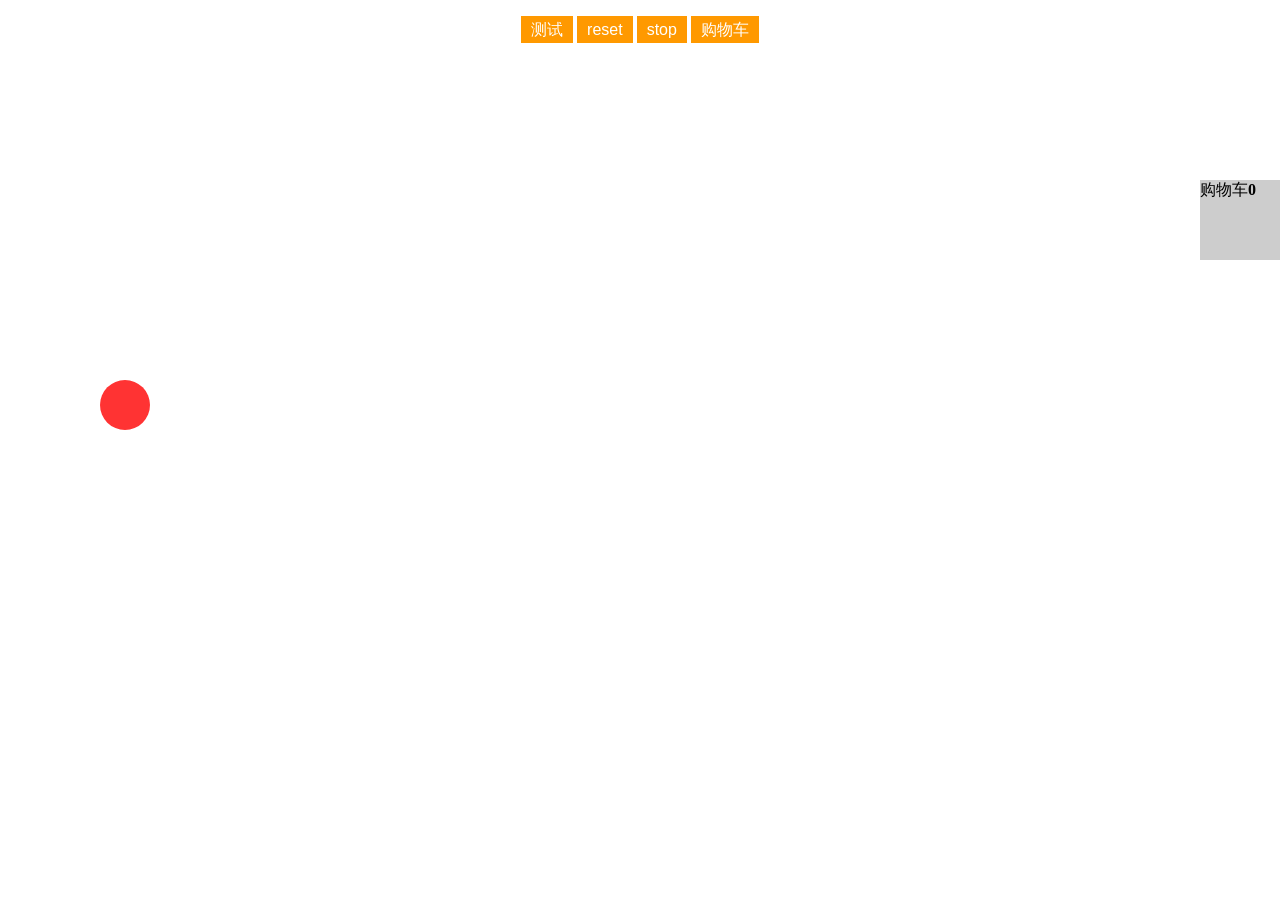
<file: lib/jquery/插件/抛物线/index.html>
<!DOCTYPE HTML>
<html>
<head>
    <meta charset="utf-8">
    <title>jQuery抛物线动画代码</title>
    <style type="text/css">
        .btns{text-align:center;}
        .btns a{
            color:#fff;padding:5px 10px;font-family:Arial;
            background-color:#f90;text-decoration:none;
        }
        .ball {
            width: 50px;
            height: 50px;
            background-color: #ff3333;
            position: absolute;
            top: 380px;
            left: 100px;
            border-radius: 50px;
        }

        .target {
            width: 80px;
            height: 80px;
            background-color: #CDCDCD;
            position: absolute;
            top: 180px;
            left: 100%;
			margin-left:-80px;
        }
    </style>
    <script type="text/javascript" src="js/jquery-1.11.3.min.js"></script>
    <script type="text/javascript" src="js/parabola.js"></script>
</head>

<body>
 <div class="btns" style="margin-top:20px">
    <a href="##" id="run">测试</a>
    <a href="##" id="reset">reset</a>    
    <a href="##" id="stop">stop</a>
    <a href="##" id="setOptions">购物车</a>
</div>
<div id="ball" class="ball"></div>
<div id="target" class="target">购物车<b id="num">0</b></div>
<script type="text/javascript">
    var bool = new Parabola({
        el: "#ball",
        offset: [500, -100],
        curvature: 0.002,
        duration: 2000,
        callback:function(){
            alert("完成后回调")
        },
		
        stepCallback:function(x,y){
            console.log(x,y);
            $("<div>").appendTo("body").css({
                "position": "absolute",
                "top": this.elOriginalTop + y,
                "left":this.elOriginalLeft + x,
                "background-color":"#CDCDCD",
                "width":"5px",
                "height":"5px",
                "border-radius": "5px"
            });
        }
    });
    $("#reset").click(function () {
        bool.reset()
    });
    $("#run").click(function () {
        bool.start();
    });
    $("#stop").click(function () {
        bool.stop();
    });
    $("#setOptions").click(function () {
        bool.setOptions({
            targetEl: $("#target"),
            curvature: 0.0002,
            duration: 2000,
            callback: function(){
                $("#num").html(parseInt($("#num").html())+1);
            }
        });
		bool.start();
    });
</script>
</body>
</html>
</file>
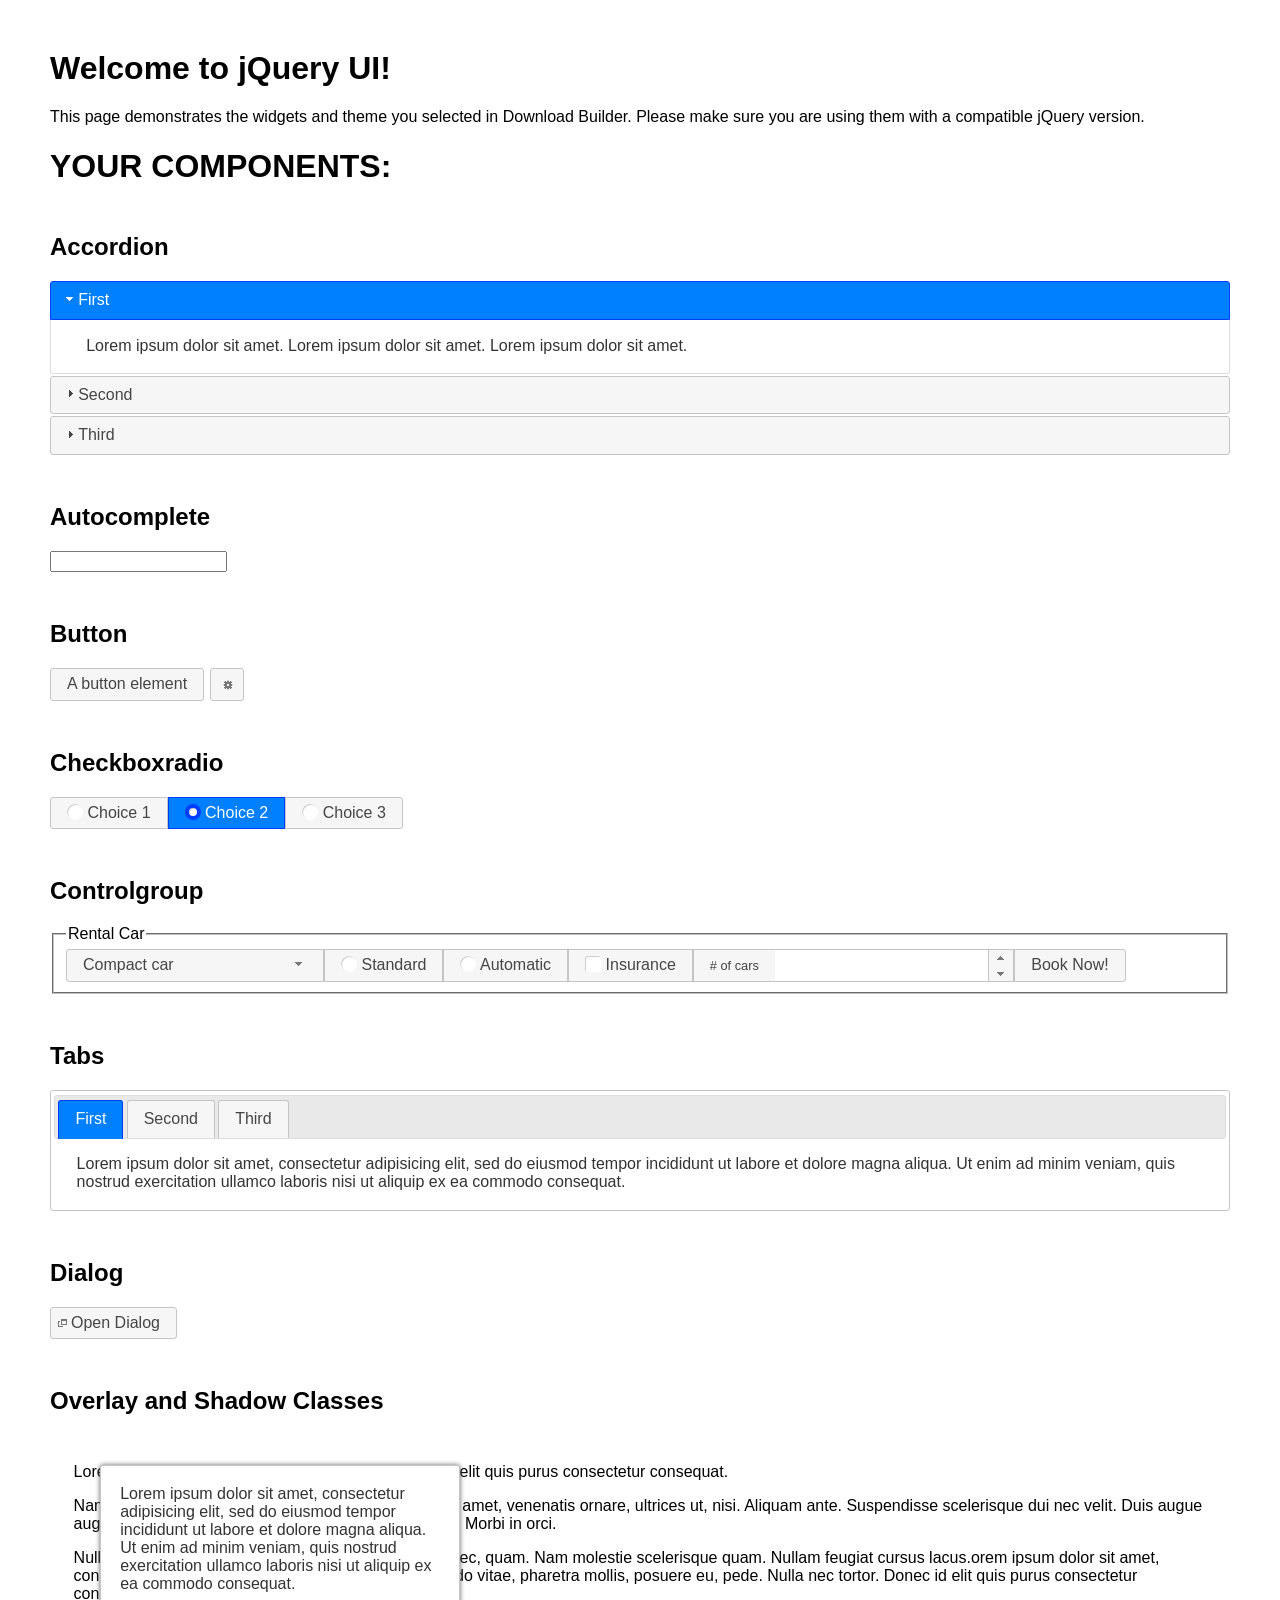
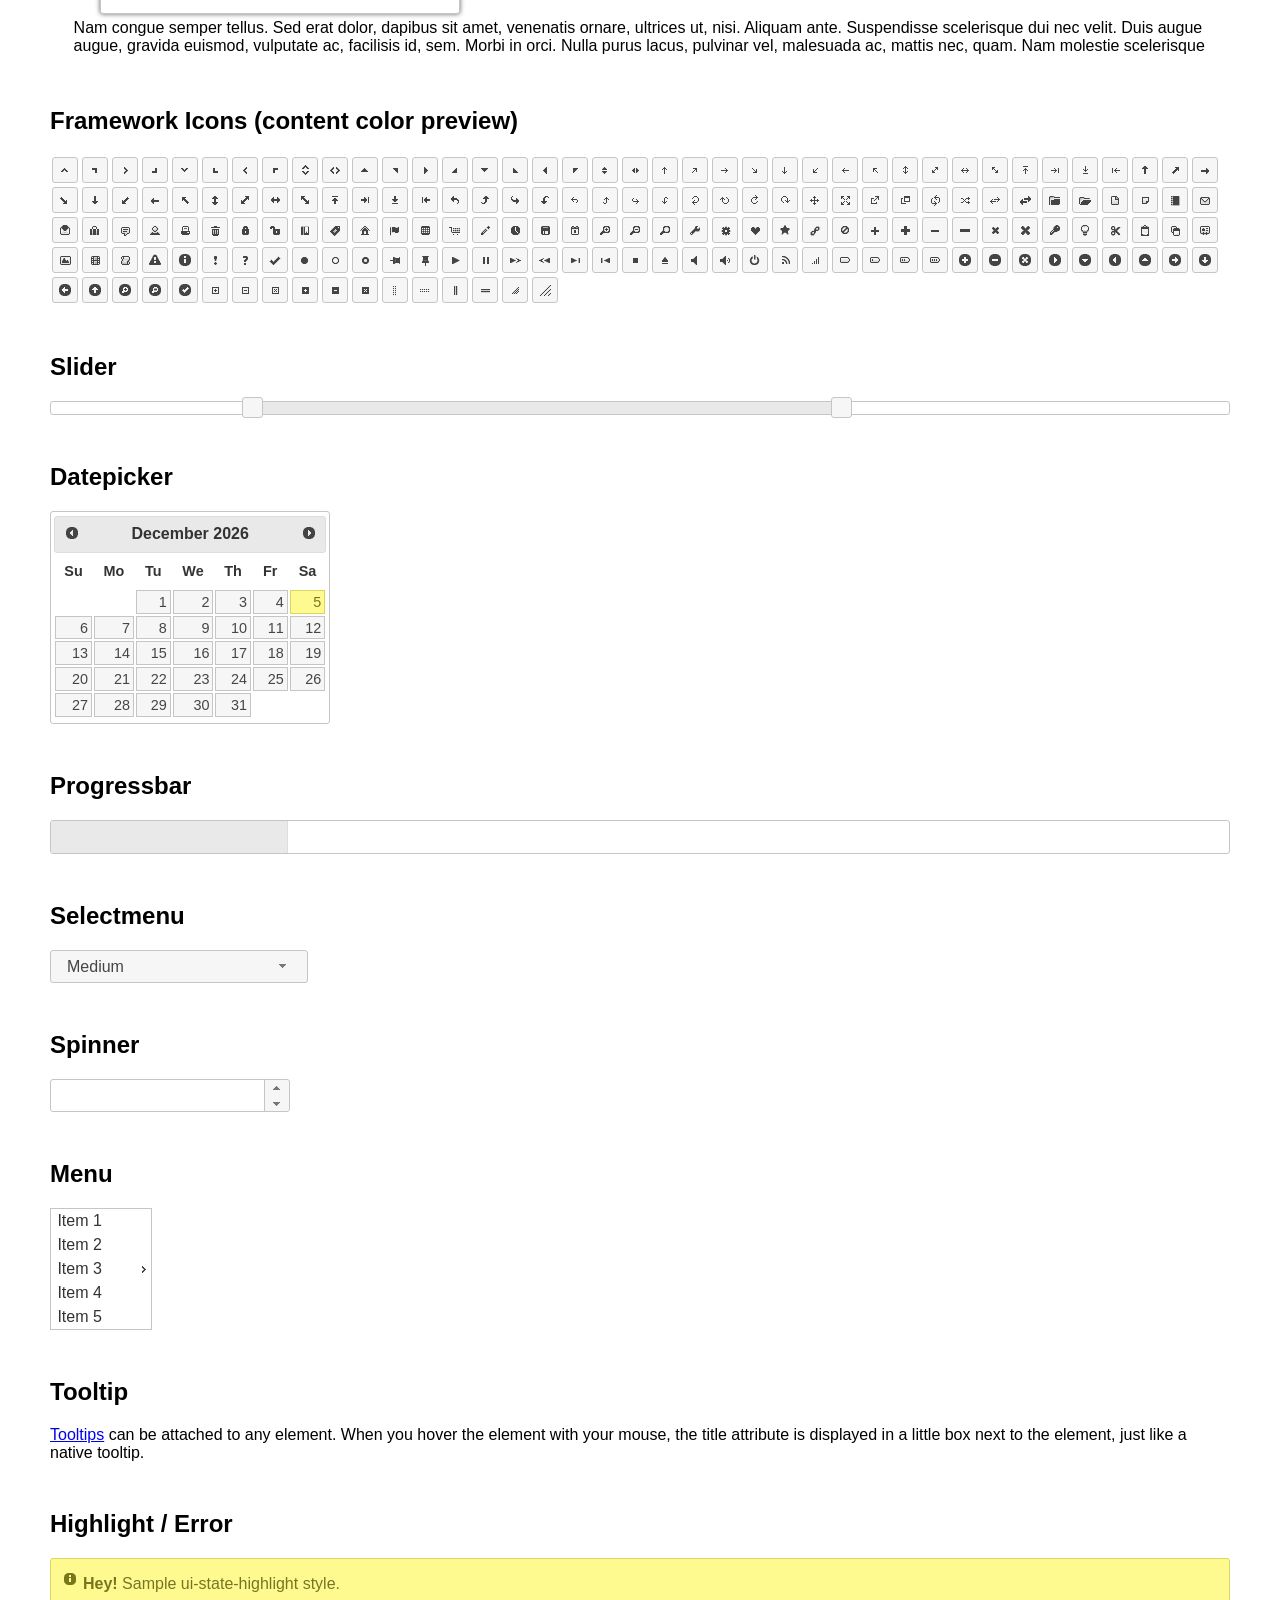
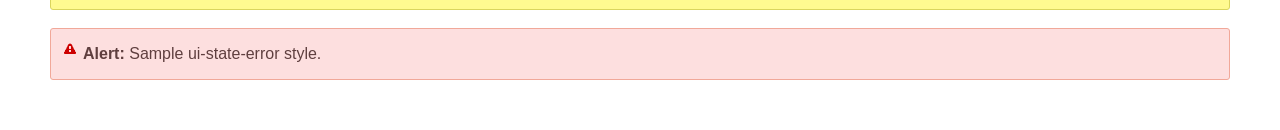
<file: lib/jquery/插件/JQuery UI/JqueryUi/index.html>
<!doctype html>
<html lang="us">
<head>
	<meta charset="utf-8">
	<title>jQuery UI Example Page</title>
	<link href="jquery-ui.css" rel="stylesheet">
	<style>
	body{
		font-family: "Trebuchet MS", sans-serif;
		margin: 50px;
	}
	.demoHeaders {
		margin-top: 2em;
	}
	#dialog-link {
		padding: .4em 1em .4em 20px;
		text-decoration: none;
		position: relative;
	}
	#dialog-link span.ui-icon {
		margin: 0 5px 0 0;
		position: absolute;
		left: .2em;
		top: 50%;
		margin-top: -8px;
	}
	#icons {
		margin: 0;
		padding: 0;
	}
	#icons li {
		margin: 2px;
		position: relative;
		padding: 4px 0;
		cursor: pointer;
		float: left;
		list-style: none;
	}
	#icons span.ui-icon {
		float: left;
		margin: 0 4px;
	}
	.fakewindowcontain .ui-widget-overlay {
		position: absolute;
	}
	select {
		width: 200px;
	}
	</style>
</head>
<body>

<h1>Welcome to jQuery UI!</h1>

<div class="ui-widget">
	<p>This page demonstrates the widgets and theme you selected in Download Builder. Please make sure you are using them with a compatible jQuery version.</p>
</div>

<h1>YOUR COMPONENTS:</h1>


<!-- Accordion -->
<h2 class="demoHeaders">Accordion</h2>
<div id="accordion">
	<h3>First</h3>
	<div>Lorem ipsum dolor sit amet. Lorem ipsum dolor sit amet. Lorem ipsum dolor sit amet.</div>
	<h3>Second</h3>
	<div>Phasellus mattis tincidunt nibh.</div>
	<h3>Third</h3>
	<div>Nam dui erat, auctor a, dignissim quis.</div>
</div>



<!-- Autocomplete -->
<h2 class="demoHeaders">Autocomplete</h2>
<div>
	<input id="autocomplete" title="type &quot;a&quot;">
</div>



<!-- Button -->
<h2 class="demoHeaders">Button</h2>
<button id="button">A button element</button>
<button id="button-icon">An icon-only button</button>



<!-- Checkboxradio -->
<h2 class="demoHeaders">Checkboxradio</h2>
<form style="margin-top: 1em;">
	<div id="radioset">
		<input type="radio" id="radio1" name="radio"><label for="radio1">Choice 1</label>
		<input type="radio" id="radio2" name="radio" checked="checked"><label for="radio2">Choice 2</label>
		<input type="radio" id="radio3" name="radio"><label for="radio3">Choice 3</label>
	</div>
</form>



<!-- Controlgroup -->
<h2 class="demoHeaders">Controlgroup</h2>
<fieldset>
	<legend>Rental Car</legend>
	<div id="controlgroup">
		<select id="car-type">
			<option>Compact car</option>
			<option>Midsize car</option>
			<option>Full size car</option>
			<option>SUV</option>
			<option>Luxury</option>
			<option>Truck</option>
			<option>Van</option>
		</select>
		<label for="transmission-standard">Standard</label>
		<input type="radio" name="transmission" id="transmission-standard">
		<label for="transmission-automatic">Automatic</label>
		<input type="radio" name="transmission" id="transmission-automatic">
		<label for="insurance">Insurance</label>
		<input type="checkbox" name="insurance" id="insurance">
		<label for="horizontal-spinner" class="ui-controlgroup-label"># of cars</label>
		<input id="horizontal-spinner" class="ui-spinner-input">
		<button>Book Now!</button>
	</div>
</fieldset>



<!-- Tabs -->
<h2 class="demoHeaders">Tabs</h2>
<div id="tabs">
	<ul>
		<li><a href="#tabs-1">First</a></li>
		<li><a href="#tabs-2">Second</a></li>
		<li><a href="#tabs-3">Third</a></li>
	</ul>
	<div id="tabs-1">Lorem ipsum dolor sit amet, consectetur adipisicing elit, sed do eiusmod tempor incididunt ut labore et dolore magna aliqua. Ut enim ad minim veniam, quis nostrud exercitation ullamco laboris nisi ut aliquip ex ea commodo consequat.</div>
	<div id="tabs-2">Phasellus mattis tincidunt nibh. Cras orci urna, blandit id, pretium vel, aliquet ornare, felis. Maecenas scelerisque sem non nisl. Fusce sed lorem in enim dictum bibendum.</div>
	<div id="tabs-3">Nam dui erat, auctor a, dignissim quis, sollicitudin eu, felis. Pellentesque nisi urna, interdum eget, sagittis et, consequat vestibulum, lacus. Mauris porttitor ullamcorper augue.</div>
</div>



<h2 class="demoHeaders">Dialog</h2>
<p>
	<button id="dialog-link" class="ui-button ui-corner-all ui-widget">
		<span class="ui-icon ui-icon-newwin"></span>Open Dialog
	</button>
</p>

<h2 class="demoHeaders">Overlay and Shadow Classes</h2>
<div style="position: relative; width: 96%; height: 200px; padding:1% 2%; overflow:hidden;" class="fakewindowcontain">
	<p>Lorem ipsum dolor sit amet,  Nulla nec tortor. Donec id elit quis purus consectetur consequat. </p><p>Nam congue semper tellus. Sed erat dolor, dapibus sit amet, venenatis ornare, ultrices ut, nisi. Aliquam ante. Suspendisse scelerisque dui nec velit. Duis augue augue, gravida euismod, vulputate ac, facilisis id, sem. Morbi in orci. </p><p>Nulla purus lacus, pulvinar vel, malesuada ac, mattis nec, quam. Nam molestie scelerisque quam. Nullam feugiat cursus lacus.orem ipsum dolor sit amet, consectetur adipiscing elit. Donec libero risus, commodo vitae, pharetra mollis, posuere eu, pede. Nulla nec tortor. Donec id elit quis purus consectetur consequat. </p><p>Nam congue semper tellus. Sed erat dolor, dapibus sit amet, venenatis ornare, ultrices ut, nisi. Aliquam ante. Suspendisse scelerisque dui nec velit. Duis augue augue, gravida euismod, vulputate ac, facilisis id, sem. Morbi in orci. Nulla purus lacus, pulvinar vel, malesuada ac, mattis nec, quam. Nam molestie scelerisque quam. </p><p>Nullam feugiat cursus lacus.orem ipsum dolor sit amet, consectetur adipiscing elit. Donec libero risus, commodo vitae, pharetra mollis, posuere eu, pede. Nulla nec tortor. Donec id elit quis purus consectetur consequat. Nam congue semper tellus. Sed erat dolor, dapibus sit amet, venenatis ornare, ultrices ut, nisi. Aliquam ante. </p><p>Suspendisse scelerisque dui nec velit. Duis augue augue, gravida euismod, vulputate ac, facilisis id, sem. Morbi in orci. Nulla purus lacus, pulvinar vel, malesuada ac, mattis nec, quam. Nam molestie scelerisque quam. Nullam feugiat cursus lacus.orem ipsum dolor sit amet, consectetur adipiscing elit. Donec libero risus, commodo vitae, pharetra mollis, posuere eu, pede. Nulla nec tortor. Donec id elit quis purus consectetur consequat. Nam congue semper tellus. Sed erat dolor, dapibus sit amet, venenatis ornare, ultrices ut, nisi. </p>

	<!-- ui-dialog -->
	<div class="ui-widget-overlay ui-front"></div>
	<div style="position: absolute; width: 320px; left: 50px; top: 30px; padding: 1.2em" class="ui-widget ui-front ui-widget-content ui-corner-all ui-widget-shadow">
		Lorem ipsum dolor sit amet, consectetur adipisicing elit, sed do eiusmod tempor incididunt ut labore et dolore magna aliqua. Ut enim ad minim veniam, quis nostrud exercitation ullamco laboris nisi ut aliquip ex ea commodo consequat.
	</div>

</div>

<!-- ui-dialog -->
<div id="dialog" title="Dialog Title">
	<p>Lorem ipsum dolor sit amet, consectetur adipisicing elit, sed do eiusmod tempor incididunt ut labore et dolore magna aliqua. Ut enim ad minim veniam, quis nostrud exercitation ullamco laboris nisi ut aliquip ex ea commodo consequat.</p>
</div>



<h2 class="demoHeaders">Framework Icons (content color preview)</h2>
<ul id="icons" class="ui-widget ui-helper-clearfix">
	<li class="ui-state-default ui-corner-all" title=".ui-icon-caret-1-n"><span class="ui-icon ui-icon-caret-1-n"></span></li>
	<li class="ui-state-default ui-corner-all" title=".ui-icon-caret-1-ne"><span class="ui-icon ui-icon-caret-1-ne"></span></li>
	<li class="ui-state-default ui-corner-all" title=".ui-icon-caret-1-e"><span class="ui-icon ui-icon-caret-1-e"></span></li>
	<li class="ui-state-default ui-corner-all" title=".ui-icon-caret-1-se"><span class="ui-icon ui-icon-caret-1-se"></span></li>
	<li class="ui-state-default ui-corner-all" title=".ui-icon-caret-1-s"><span class="ui-icon ui-icon-caret-1-s"></span></li>
	<li class="ui-state-default ui-corner-all" title=".ui-icon-caret-1-sw"><span class="ui-icon ui-icon-caret-1-sw"></span></li>
	<li class="ui-state-default ui-corner-all" title=".ui-icon-caret-1-w"><span class="ui-icon ui-icon-caret-1-w"></span></li>
	<li class="ui-state-default ui-corner-all" title=".ui-icon-caret-1-nw"><span class="ui-icon ui-icon-caret-1-nw"></span></li>
	<li class="ui-state-default ui-corner-all" title=".ui-icon-caret-2-n-s"><span class="ui-icon ui-icon-caret-2-n-s"></span></li>
	<li class="ui-state-default ui-corner-all" title=".ui-icon-caret-2-e-w"><span class="ui-icon ui-icon-caret-2-e-w"></span></li>
	<li class="ui-state-default ui-corner-all" title=".ui-icon-triangle-1-n"><span class="ui-icon ui-icon-triangle-1-n"></span></li>
	<li class="ui-state-default ui-corner-all" title=".ui-icon-triangle-1-ne"><span class="ui-icon ui-icon-triangle-1-ne"></span></li>
	<li class="ui-state-default ui-corner-all" title=".ui-icon-triangle-1-e"><span class="ui-icon ui-icon-triangle-1-e"></span></li>
	<li class="ui-state-default ui-corner-all" title=".ui-icon-triangle-1-se"><span class="ui-icon ui-icon-triangle-1-se"></span></li>
	<li class="ui-state-default ui-corner-all" title=".ui-icon-triangle-1-s"><span class="ui-icon ui-icon-triangle-1-s"></span></li>
	<li class="ui-state-default ui-corner-all" title=".ui-icon-triangle-1-sw"><span class="ui-icon ui-icon-triangle-1-sw"></span></li>
	<li class="ui-state-default ui-corner-all" title=".ui-icon-triangle-1-w"><span class="ui-icon ui-icon-triangle-1-w"></span></li>
	<li class="ui-state-default ui-corner-all" title=".ui-icon-triangle-1-nw"><span class="ui-icon ui-icon-triangle-1-nw"></span></li>
	<li class="ui-state-default ui-corner-all" title=".ui-icon-triangle-2-n-s"><span class="ui-icon ui-icon-triangle-2-n-s"></span></li>
	<li class="ui-state-default ui-corner-all" title=".ui-icon-triangle-2-e-w"><span class="ui-icon ui-icon-triangle-2-e-w"></span></li>
	<li class="ui-state-default ui-corner-all" title=".ui-icon-arrow-1-n"><span class="ui-icon ui-icon-arrow-1-n"></span></li>
	<li class="ui-state-default ui-corner-all" title=".ui-icon-arrow-1-ne"><span class="ui-icon ui-icon-arrow-1-ne"></span></li>
	<li class="ui-state-default ui-corner-all" title=".ui-icon-arrow-1-e"><span class="ui-icon ui-icon-arrow-1-e"></span></li>
	<li class="ui-state-default ui-corner-all" title=".ui-icon-arrow-1-se"><span class="ui-icon ui-icon-arrow-1-se"></span></li>
	<li class="ui-state-default ui-corner-all" title=".ui-icon-arrow-1-s"><span class="ui-icon ui-icon-arrow-1-s"></span></li>
	<li class="ui-state-default ui-corner-all" title=".ui-icon-arrow-1-sw"><span class="ui-icon ui-icon-arrow-1-sw"></span></li>
	<li class="ui-state-default ui-corner-all" title=".ui-icon-arrow-1-w"><span class="ui-icon ui-icon-arrow-1-w"></span></li>
	<li class="ui-state-default ui-corner-all" title=".ui-icon-arrow-1-nw"><span class="ui-icon ui-icon-arrow-1-nw"></span></li>
	<li class="ui-state-default ui-corner-all" title=".ui-icon-arrow-2-n-s"><span class="ui-icon ui-icon-arrow-2-n-s"></span></li>
	<li class="ui-state-default ui-corner-all" title=".ui-icon-arrow-2-ne-sw"><span class="ui-icon ui-icon-arrow-2-ne-sw"></span></li>
	<li class="ui-state-default ui-corner-all" title=".ui-icon-arrow-2-e-w"><span class="ui-icon ui-icon-arrow-2-e-w"></span></li>
	<li class="ui-state-default ui-corner-all" title=".ui-icon-arrow-2-se-nw"><span class="ui-icon ui-icon-arrow-2-se-nw"></span></li>
	<li class="ui-state-default ui-corner-all" title=".ui-icon-arrowstop-1-n"><span class="ui-icon ui-icon-arrowstop-1-n"></span></li>
	<li class="ui-state-default ui-corner-all" title=".ui-icon-arrowstop-1-e"><span class="ui-icon ui-icon-arrowstop-1-e"></span></li>
	<li class="ui-state-default ui-corner-all" title=".ui-icon-arrowstop-1-s"><span class="ui-icon ui-icon-arrowstop-1-s"></span></li>
	<li class="ui-state-default ui-corner-all" title=".ui-icon-arrowstop-1-w"><span class="ui-icon ui-icon-arrowstop-1-w"></span></li>
	<li class="ui-state-default ui-corner-all" title=".ui-icon-arrowthick-1-n"><span class="ui-icon ui-icon-arrowthick-1-n"></span></li>
	<li class="ui-state-default ui-corner-all" title=".ui-icon-arrowthick-1-ne"><span class="ui-icon ui-icon-arrowthick-1-ne"></span></li>
	<li class="ui-state-default ui-corner-all" title=".ui-icon-arrowthick-1-e"><span class="ui-icon ui-icon-arrowthick-1-e"></span></li>
	<li class="ui-state-default ui-corner-all" title=".ui-icon-arrowthick-1-se"><span class="ui-icon ui-icon-arrowthick-1-se"></span></li>
	<li class="ui-state-default ui-corner-all" title=".ui-icon-arrowthick-1-s"><span class="ui-icon ui-icon-arrowthick-1-s"></span></li>
	<li class="ui-state-default ui-corner-all" title=".ui-icon-arrowthick-1-sw"><span class="ui-icon ui-icon-arrowthick-1-sw"></span></li>
	<li class="ui-state-default ui-corner-all" title=".ui-icon-arrowthick-1-w"><span class="ui-icon ui-icon-arrowthick-1-w"></span></li>
	<li class="ui-state-default ui-corner-all" title=".ui-icon-arrowthick-1-nw"><span class="ui-icon ui-icon-arrowthick-1-nw"></span></li>
	<li class="ui-state-default ui-corner-all" title=".ui-icon-arrowthick-2-n-s"><span class="ui-icon ui-icon-arrowthick-2-n-s"></span></li>
	<li class="ui-state-default ui-corner-all" title=".ui-icon-arrowthick-2-ne-sw"><span class="ui-icon ui-icon-arrowthick-2-ne-sw"></span></li>
	<li class="ui-state-default ui-corner-all" title=".ui-icon-arrowthick-2-e-w"><span class="ui-icon ui-icon-arrowthick-2-e-w"></span></li>
	<li class="ui-state-default ui-corner-all" title=".ui-icon-arrowthick-2-se-nw"><span class="ui-icon ui-icon-arrowthick-2-se-nw"></span></li>
	<li class="ui-state-default ui-corner-all" title=".ui-icon-arrowthickstop-1-n"><span class="ui-icon ui-icon-arrowthickstop-1-n"></span></li>
	<li class="ui-state-default ui-corner-all" title=".ui-icon-arrowthickstop-1-e"><span class="ui-icon ui-icon-arrowthickstop-1-e"></span></li>
	<li class="ui-state-default ui-corner-all" title=".ui-icon-arrowthickstop-1-s"><span class="ui-icon ui-icon-arrowthickstop-1-s"></span></li>
	<li class="ui-state-default ui-corner-all" title=".ui-icon-arrowthickstop-1-w"><span class="ui-icon ui-icon-arrowthickstop-1-w"></span></li>
	<li class="ui-state-default ui-corner-all" title=".ui-icon-arrowreturnthick-1-w"><span class="ui-icon ui-icon-arrowreturnthick-1-w"></span></li>
	<li class="ui-state-default ui-corner-all" title=".ui-icon-arrowreturnthick-1-n"><span class="ui-icon ui-icon-arrowreturnthick-1-n"></span></li>
	<li class="ui-state-default ui-corner-all" title=".ui-icon-arrowreturnthick-1-e"><span class="ui-icon ui-icon-arrowreturnthick-1-e"></span></li>
	<li class="ui-state-default ui-corner-all" title=".ui-icon-arrowreturnthick-1-s"><span class="ui-icon ui-icon-arrowreturnthick-1-s"></span></li>
	<li class="ui-state-default ui-corner-all" title=".ui-icon-arrowreturn-1-w"><span class="ui-icon ui-icon-arrowreturn-1-w"></span></li>
	<li class="ui-state-default ui-corner-all" title=".ui-icon-arrowreturn-1-n"><span class="ui-icon ui-icon-arrowreturn-1-n"></span></li>
	<li class="ui-state-default ui-corner-all" title=".ui-icon-arrowreturn-1-e"><span class="ui-icon ui-icon-arrowreturn-1-e"></span></li>
	<li class="ui-state-default ui-corner-all" title=".ui-icon-arrowreturn-1-s"><span class="ui-icon ui-icon-arrowreturn-1-s"></span></li>
	<li class="ui-state-default ui-corner-all" title=".ui-icon-arrowrefresh-1-w"><span class="ui-icon ui-icon-arrowrefresh-1-w"></span></li>
	<li class="ui-state-default ui-corner-all" title=".ui-icon-arrowrefresh-1-n"><span class="ui-icon ui-icon-arrowrefresh-1-n"></span></li>
	<li class="ui-state-default ui-corner-all" title=".ui-icon-arrowrefresh-1-e"><span class="ui-icon ui-icon-arrowrefresh-1-e"></span></li>
	<li class="ui-state-default ui-corner-all" title=".ui-icon-arrowrefresh-1-s"><span class="ui-icon ui-icon-arrowrefresh-1-s"></span></li>
	<li class="ui-state-default ui-corner-all" title=".ui-icon-arrow-4"><span class="ui-icon ui-icon-arrow-4"></span></li>
	<li class="ui-state-default ui-corner-all" title=".ui-icon-arrow-4-diag"><span class="ui-icon ui-icon-arrow-4-diag"></span></li>
	<li class="ui-state-default ui-corner-all" title=".ui-icon-extlink"><span class="ui-icon ui-icon-extlink"></span></li>
	<li class="ui-state-default ui-corner-all" title=".ui-icon-newwin"><span class="ui-icon ui-icon-newwin"></span></li>
	<li class="ui-state-default ui-corner-all" title=".ui-icon-refresh"><span class="ui-icon ui-icon-refresh"></span></li>
	<li class="ui-state-default ui-corner-all" title=".ui-icon-shuffle"><span class="ui-icon ui-icon-shuffle"></span></li>
	<li class="ui-state-default ui-corner-all" title=".ui-icon-transfer-e-w"><span class="ui-icon ui-icon-transfer-e-w"></span></li>
	<li class="ui-state-default ui-corner-all" title=".ui-icon-transferthick-e-w"><span class="ui-icon ui-icon-transferthick-e-w"></span></li>
	<li class="ui-state-default ui-corner-all" title=".ui-icon-folder-collapsed"><span class="ui-icon ui-icon-folder-collapsed"></span></li>
	<li class="ui-state-default ui-corner-all" title=".ui-icon-folder-open"><span class="ui-icon ui-icon-folder-open"></span></li>
	<li class="ui-state-default ui-corner-all" title=".ui-icon-document"><span class="ui-icon ui-icon-document"></span></li>
	<li class="ui-state-default ui-corner-all" title=".ui-icon-document-b"><span class="ui-icon ui-icon-document-b"></span></li>
	<li class="ui-state-default ui-corner-all" title=".ui-icon-note"><span class="ui-icon ui-icon-note"></span></li>
	<li class="ui-state-default ui-corner-all" title=".ui-icon-mail-closed"><span class="ui-icon ui-icon-mail-closed"></span></li>
	<li class="ui-state-default ui-corner-all" title=".ui-icon-mail-open"><span class="ui-icon ui-icon-mail-open"></span></li>
	<li class="ui-state-default ui-corner-all" title=".ui-icon-suitcase"><span class="ui-icon ui-icon-suitcase"></span></li>
	<li class="ui-state-default ui-corner-all" title=".ui-icon-comment"><span class="ui-icon ui-icon-comment"></span></li>
	<li class="ui-state-default ui-corner-all" title=".ui-icon-person"><span class="ui-icon ui-icon-person"></span></li>
	<li class="ui-state-default ui-corner-all" title=".ui-icon-print"><span class="ui-icon ui-icon-print"></span></li>
	<li class="ui-state-default ui-corner-all" title=".ui-icon-trash"><span class="ui-icon ui-icon-trash"></span></li>
	<li class="ui-state-default ui-corner-all" title=".ui-icon-locked"><span class="ui-icon ui-icon-locked"></span></li>
	<li class="ui-state-default ui-corner-all" title=".ui-icon-unlocked"><span class="ui-icon ui-icon-unlocked"></span></li>
	<li class="ui-state-default ui-corner-all" title=".ui-icon-bookmark"><span class="ui-icon ui-icon-bookmark"></span></li>
	<li class="ui-state-default ui-corner-all" title=".ui-icon-tag"><span class="ui-icon ui-icon-tag"></span></li>
	<li class="ui-state-default ui-corner-all" title=".ui-icon-home"><span class="ui-icon ui-icon-home"></span></li>
	<li class="ui-state-default ui-corner-all" title=".ui-icon-flag"><span class="ui-icon ui-icon-flag"></span></li>
	<li class="ui-state-default ui-corner-all" title=".ui-icon-calculator"><span class="ui-icon ui-icon-calculator"></span></li>
	<li class="ui-state-default ui-corner-all" title=".ui-icon-cart"><span class="ui-icon ui-icon-cart"></span></li>
	<li class="ui-state-default ui-corner-all" title=".ui-icon-pencil"><span class="ui-icon ui-icon-pencil"></span></li>
	<li class="ui-state-default ui-corner-all" title=".ui-icon-clock"><span class="ui-icon ui-icon-clock"></span></li>
	<li class="ui-state-default ui-corner-all" title=".ui-icon-disk"><span class="ui-icon ui-icon-disk"></span></li>
	<li class="ui-state-default ui-corner-all" title=".ui-icon-calendar"><span class="ui-icon ui-icon-calendar"></span></li>
	<li class="ui-state-default ui-corner-all" title=".ui-icon-zoomin"><span class="ui-icon ui-icon-zoomin"></span></li>
	<li class="ui-state-default ui-corner-all" title=".ui-icon-zoomout"><span class="ui-icon ui-icon-zoomout"></span></li>
	<li class="ui-state-default ui-corner-all" title=".ui-icon-search"><span class="ui-icon ui-icon-search"></span></li>
	<li class="ui-state-default ui-corner-all" title=".ui-icon-wrench"><span class="ui-icon ui-icon-wrench"></span></li>
	<li class="ui-state-default ui-corner-all" title=".ui-icon-gear"><span class="ui-icon ui-icon-gear"></span></li>
	<li class="ui-state-default ui-corner-all" title=".ui-icon-heart"><span class="ui-icon ui-icon-heart"></span></li>
	<li class="ui-state-default ui-corner-all" title=".ui-icon-star"><span class="ui-icon ui-icon-star"></span></li>
	<li class="ui-state-default ui-corner-all" title=".ui-icon-link"><span class="ui-icon ui-icon-link"></span></li>
	<li class="ui-state-default ui-corner-all" title=".ui-icon-cancel"><span class="ui-icon ui-icon-cancel"></span></li>
	<li class="ui-state-default ui-corner-all" title=".ui-icon-plus"><span class="ui-icon ui-icon-plus"></span></li>
	<li class="ui-state-default ui-corner-all" title=".ui-icon-plusthick"><span class="ui-icon ui-icon-plusthick"></span></li>
	<li class="ui-state-default ui-corner-all" title=".ui-icon-minus"><span class="ui-icon ui-icon-minus"></span></li>
	<li class="ui-state-default ui-corner-all" title=".ui-icon-minusthick"><span class="ui-icon ui-icon-minusthick"></span></li>
	<li class="ui-state-default ui-corner-all" title=".ui-icon-close"><span class="ui-icon ui-icon-close"></span></li>
	<li class="ui-state-default ui-corner-all" title=".ui-icon-closethick"><span class="ui-icon ui-icon-closethick"></span></li>
	<li class="ui-state-default ui-corner-all" title=".ui-icon-key"><span class="ui-icon ui-icon-key"></span></li>
	<li class="ui-state-default ui-corner-all" title=".ui-icon-lightbulb"><span class="ui-icon ui-icon-lightbulb"></span></li>
	<li class="ui-state-default ui-corner-all" title=".ui-icon-scissors"><span class="ui-icon ui-icon-scissors"></span></li>
	<li class="ui-state-default ui-corner-all" title=".ui-icon-clipboard"><span class="ui-icon ui-icon-clipboard"></span></li>
	<li class="ui-state-default ui-corner-all" title=".ui-icon-copy"><span class="ui-icon ui-icon-copy"></span></li>
	<li class="ui-state-default ui-corner-all" title=".ui-icon-contact"><span class="ui-icon ui-icon-contact"></span></li>
	<li class="ui-state-default ui-corner-all" title=".ui-icon-image"><span class="ui-icon ui-icon-image"></span></li>
	<li class="ui-state-default ui-corner-all" title=".ui-icon-video"><span class="ui-icon ui-icon-video"></span></li>
	<li class="ui-state-default ui-corner-all" title=".ui-icon-script"><span class="ui-icon ui-icon-script"></span></li>
	<li class="ui-state-default ui-corner-all" title=".ui-icon-alert"><span class="ui-icon ui-icon-alert"></span></li>
	<li class="ui-state-default ui-corner-all" title=".ui-icon-info"><span class="ui-icon ui-icon-info"></span></li>
	<li class="ui-state-default ui-corner-all" title=".ui-icon-notice"><span class="ui-icon ui-icon-notice"></span></li>
	<li class="ui-state-default ui-corner-all" title=".ui-icon-help"><span class="ui-icon ui-icon-help"></span></li>
	<li class="ui-state-default ui-corner-all" title=".ui-icon-check"><span class="ui-icon ui-icon-check"></span></li>
	<li class="ui-state-default ui-corner-all" title=".ui-icon-bullet"><span class="ui-icon ui-icon-bullet"></span></li>
	<li class="ui-state-default ui-corner-all" title=".ui-icon-radio-off"><span class="ui-icon ui-icon-radio-off"></span></li>
	<li class="ui-state-default ui-corner-all" title=".ui-icon-radio-on"><span class="ui-icon ui-icon-radio-on"></span></li>
	<li class="ui-state-default ui-corner-all" title=".ui-icon-pin-w"><span class="ui-icon ui-icon-pin-w"></span></li>
	<li class="ui-state-default ui-corner-all" title=".ui-icon-pin-s"><span class="ui-icon ui-icon-pin-s"></span></li>
	<li class="ui-state-default ui-corner-all" title=".ui-icon-play"><span class="ui-icon ui-icon-play"></span></li>
	<li class="ui-state-default ui-corner-all" title=".ui-icon-pause"><span class="ui-icon ui-icon-pause"></span></li>
	<li class="ui-state-default ui-corner-all" title=".ui-icon-seek-next"><span class="ui-icon ui-icon-seek-next"></span></li>
	<li class="ui-state-default ui-corner-all" title=".ui-icon-seek-prev"><span class="ui-icon ui-icon-seek-prev"></span></li>
	<li class="ui-state-default ui-corner-all" title=".ui-icon-seek-end"><span class="ui-icon ui-icon-seek-end"></span></li>
	<li class="ui-state-default ui-corner-all" title=".ui-icon-seek-first"><span class="ui-icon ui-icon-seek-first"></span></li>
	<li class="ui-state-default ui-corner-all" title=".ui-icon-stop"><span class="ui-icon ui-icon-stop"></span></li>
	<li class="ui-state-default ui-corner-all" title=".ui-icon-eject"><span class="ui-icon ui-icon-eject"></span></li>
	<li class="ui-state-default ui-corner-all" title=".ui-icon-volume-off"><span class="ui-icon ui-icon-volume-off"></span></li>
	<li class="ui-state-default ui-corner-all" title=".ui-icon-volume-on"><span class="ui-icon ui-icon-volume-on"></span></li>
	<li class="ui-state-default ui-corner-all" title=".ui-icon-power"><span class="ui-icon ui-icon-power"></span></li>
	<li class="ui-state-default ui-corner-all" title=".ui-icon-signal-diag"><span class="ui-icon ui-icon-signal-diag"></span></li>
	<li class="ui-state-default ui-corner-all" title=".ui-icon-signal"><span class="ui-icon ui-icon-signal"></span></li>
	<li class="ui-state-default ui-corner-all" title=".ui-icon-battery-0"><span class="ui-icon ui-icon-battery-0"></span></li>
	<li class="ui-state-default ui-corner-all" title=".ui-icon-battery-1"><span class="ui-icon ui-icon-battery-1"></span></li>
	<li class="ui-state-default ui-corner-all" title=".ui-icon-battery-2"><span class="ui-icon ui-icon-battery-2"></span></li>
	<li class="ui-state-default ui-corner-all" title=".ui-icon-battery-3"><span class="ui-icon ui-icon-battery-3"></span></li>
	<li class="ui-state-default ui-corner-all" title=".ui-icon-circle-plus"><span class="ui-icon ui-icon-circle-plus"></span></li>
	<li class="ui-state-default ui-corner-all" title=".ui-icon-circle-minus"><span class="ui-icon ui-icon-circle-minus"></span></li>
	<li class="ui-state-default ui-corner-all" title=".ui-icon-circle-close"><span class="ui-icon ui-icon-circle-close"></span></li>
	<li class="ui-state-default ui-corner-all" title=".ui-icon-circle-triangle-e"><span class="ui-icon ui-icon-circle-triangle-e"></span></li>
	<li class="ui-state-default ui-corner-all" title=".ui-icon-circle-triangle-s"><span class="ui-icon ui-icon-circle-triangle-s"></span></li>
	<li class="ui-state-default ui-corner-all" title=".ui-icon-circle-triangle-w"><span class="ui-icon ui-icon-circle-triangle-w"></span></li>
	<li class="ui-state-default ui-corner-all" title=".ui-icon-circle-triangle-n"><span class="ui-icon ui-icon-circle-triangle-n"></span></li>
	<li class="ui-state-default ui-corner-all" title=".ui-icon-circle-arrow-e"><span class="ui-icon ui-icon-circle-arrow-e"></span></li>
	<li class="ui-state-default ui-corner-all" title=".ui-icon-circle-arrow-s"><span class="ui-icon ui-icon-circle-arrow-s"></span></li>
	<li class="ui-state-default ui-corner-all" title=".ui-icon-circle-arrow-w"><span class="ui-icon ui-icon-circle-arrow-w"></span></li>
	<li class="ui-state-default ui-corner-all" title=".ui-icon-circle-arrow-n"><span class="ui-icon ui-icon-circle-arrow-n"></span></li>
	<li class="ui-state-default ui-corner-all" title=".ui-icon-circle-zoomin"><span class="ui-icon ui-icon-circle-zoomin"></span></li>
	<li class="ui-state-default ui-corner-all" title=".ui-icon-circle-zoomout"><span class="ui-icon ui-icon-circle-zoomout"></span></li>
	<li class="ui-state-default ui-corner-all" title=".ui-icon-circle-check"><span class="ui-icon ui-icon-circle-check"></span></li>
	<li class="ui-state-default ui-corner-all" title=".ui-icon-circlesmall-plus"><span class="ui-icon ui-icon-circlesmall-plus"></span></li>
	<li class="ui-state-default ui-corner-all" title=".ui-icon-circlesmall-minus"><span class="ui-icon ui-icon-circlesmall-minus"></span></li>
	<li class="ui-state-default ui-corner-all" title=".ui-icon-circlesmall-close"><span class="ui-icon ui-icon-circlesmall-close"></span></li>
	<li class="ui-state-default ui-corner-all" title=".ui-icon-squaresmall-plus"><span class="ui-icon ui-icon-squaresmall-plus"></span></li>
	<li class="ui-state-default ui-corner-all" title=".ui-icon-squaresmall-minus"><span class="ui-icon ui-icon-squaresmall-minus"></span></li>
	<li class="ui-state-default ui-corner-all" title=".ui-icon-squaresmall-close"><span class="ui-icon ui-icon-squaresmall-close"></span></li>
	<li class="ui-state-default ui-corner-all" title=".ui-icon-grip-dotted-vertical"><span class="ui-icon ui-icon-grip-dotted-vertical"></span></li>
	<li class="ui-state-default ui-corner-all" title=".ui-icon-grip-dotted-horizontal"><span class="ui-icon ui-icon-grip-dotted-horizontal"></span></li>
	<li class="ui-state-default ui-corner-all" title=".ui-icon-grip-solid-vertical"><span class="ui-icon ui-icon-grip-solid-vertical"></span></li>
	<li class="ui-state-default ui-corner-all" title=".ui-icon-grip-solid-horizontal"><span class="ui-icon ui-icon-grip-solid-horizontal"></span></li>
	<li class="ui-state-default ui-corner-all" title=".ui-icon-gripsmall-diagonal-se"><span class="ui-icon ui-icon-gripsmall-diagonal-se"></span></li>
	<li class="ui-state-default ui-corner-all" title=".ui-icon-grip-diagonal-se"><span class="ui-icon ui-icon-grip-diagonal-se"></span></li>
</ul>


<!-- Slider -->
<h2 class="demoHeaders">Slider</h2>
<div id="slider"></div>



<!-- Datepicker -->
<h2 class="demoHeaders">Datepicker</h2>
<div id="datepicker"></div>



<!-- Progressbar -->
<h2 class="demoHeaders">Progressbar</h2>
<div id="progressbar"></div>



<!-- Progressbar -->
<h2 class="demoHeaders">Selectmenu</h2>
<select id="selectmenu">
	<option>Slower</option>
	<option>Slow</option>
	<option selected="selected">Medium</option>
	<option>Fast</option>
	<option>Faster</option>
</select>



<!-- Spinner -->
<h2 class="demoHeaders">Spinner</h2>
<input id="spinner">



<!-- Menu -->
<h2 class="demoHeaders">Menu</h2>
<ul style="width:100px;" id="menu">
	<li><div>Item 1</div></li>
	<li><div>Item 2</div></li>
	<li><div>Item 3</div>
		<ul>
			<li><div>Item 3-1</div></li>
			<li><div>Item 3-2</div></li>
			<li><div>Item 3-3</div></li>
			<li><div>Item 3-4</div></li>
			<li><div>Item 3-5</div></li>
		</ul>
	</li>
	<li><div>Item 4</div></li>
	<li><div>Item 5</div></li>
</ul>



<!-- Tooltip -->
<h2 class="demoHeaders">Tooltip</h2>
<p id="tooltip">
	<a href="#" title="That&apos;s what this widget is">Tooltips</a> can be attached to any element. When you hover
the element with your mouse, the title attribute is displayed in a little box next to the element, just like a native tooltip.
</p>


<!-- Highlight / Error -->
<h2 class="demoHeaders">Highlight / Error</h2>
<div class="ui-widget">
	<div class="ui-state-highlight ui-corner-all" style="margin-top: 20px; padding: 0 .7em;">
		<p><span class="ui-icon ui-icon-info" style="float: left; margin-right: .3em;"></span>
		<strong>Hey!</strong> Sample ui-state-highlight style.</p>
	</div>
</div>
<br>
<div class="ui-widget">
	<div class="ui-state-error ui-corner-all" style="padding: 0 .7em;">
		<p><span class="ui-icon ui-icon-alert" style="float: left; margin-right: .3em;"></span>
		<strong>Alert:</strong> Sample ui-state-error style.</p>
	</div>
</div>

<script src="external/jquery/jquery.js"></script>
<script src="jquery-ui.js"></script>
<script>

$( "#accordion" ).accordion();



var availableTags = [
	"ActionScript",
	"AppleScript",
	"Asp",
	"BASIC",
	"C",
	"C++",
	"Clojure",
	"COBOL",
	"ColdFusion",
	"Erlang",
	"Fortran",
	"Groovy",
	"Haskell",
	"Java",
	"JavaScript",
	"Lisp",
	"Perl",
	"PHP",
	"Python",
	"Ruby",
	"Scala",
	"Scheme"
];
$( "#autocomplete" ).autocomplete({
	source: availableTags
});



$( "#button" ).button();
$( "#button-icon" ).button({
	icon: "ui-icon-gear",
	showLabel: false
});



$( "#radioset" ).buttonset();



$( "#controlgroup" ).controlgroup();



$( "#tabs" ).tabs();



$( "#dialog" ).dialog({
	autoOpen: false,
	width: 400,
	buttons: [
		{
			text: "Ok",
			click: function() {
				$( this ).dialog( "close" );
			}
		},
		{
			text: "Cancel",
			click: function() {
				$( this ).dialog( "close" );
			}
		}
	]
});

// Link to open the dialog
$( "#dialog-link" ).click(function( event ) {
	$( "#dialog" ).dialog( "open" );
	event.preventDefault();
});



$( "#datepicker" ).datepicker({
	inline: true
});



$( "#slider" ).slider({
	range: true,
	values: [ 17, 67 ]
});



$( "#progressbar" ).progressbar({
	value: 20
});



$( "#spinner" ).spinner();



$( "#menu" ).menu();



$( "#tooltip" ).tooltip();



$( "#selectmenu" ).selectmenu();


// Hover states on the static widgets
$( "#dialog-link, #icons li" ).hover(
	function() {
		$( this ).addClass( "ui-state-hover" );
	},
	function() {
		$( this ).removeClass( "ui-state-hover" );
	}
);
</script>
</body>
</html>
</file>
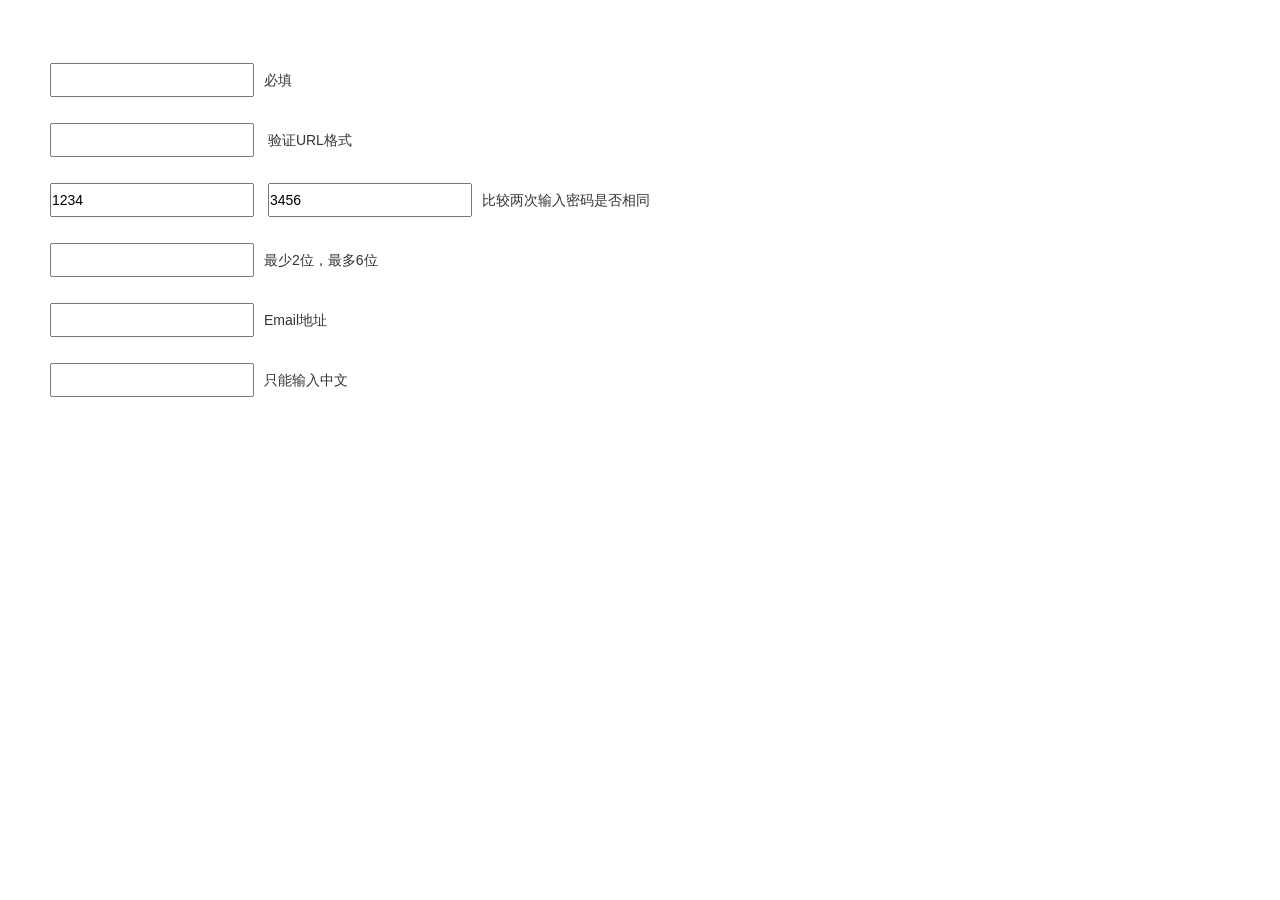
<file: lib/jquery/插件/validation/demo/index.html>
<!doctype html>
<html>
<head>
<meta charset="utf-8">
<title>无标题文档</title>
<link rel="stylesheet" href="css/base.css">
<style>
*{ margin:0; padding:0}
form{ margin:50px}
p{ height:60px; line-height:60px}
input[type="text"],input[type="password"]{ height:30px; width:200px; margin-right:10px}


</style>
<script src="js/jquery-1.11.3.min.js"></script>
<script src="js/jquery.validationEngine.min.js"></script>
<script src="js/jquery.validationEngine-zh-CN.js" ></script>
<script src="js/jquery.validationEngine-zh-CN-ciaoca.js" ></script>

<script>
jQuery(document).ready(function(){
  $('#formA').validationEngine();
});
</script>


</head>

<body>
<form id="formA" method="post" action="">
	<p><input type="text" class="validate[required]">必填</p>
    <p><input type="text" class="validate[required,custom[url]]"> 验证URL格式</p>
    <p>
        <input value="1234" class="validate[required]" type="text" name="password" id="pwd1">
        <input value="3456" class="validate[required,equals[pwd1]] text-input" type="text" name="password2" id="pwd2">比较两次输入密码是否相同
    </p>
    
    <p><input type="text" class="validate[minSize[2],maxSize[6]]">最少2位，最多6位</p>
    <p><input type="text" class="validate[required,custom[email]] text-input">Email地址</p> 
    <p><input type="text" class="validate[custom[chinese]]">只能输入中文</p> 
</form>
</body>
</html>
</file>
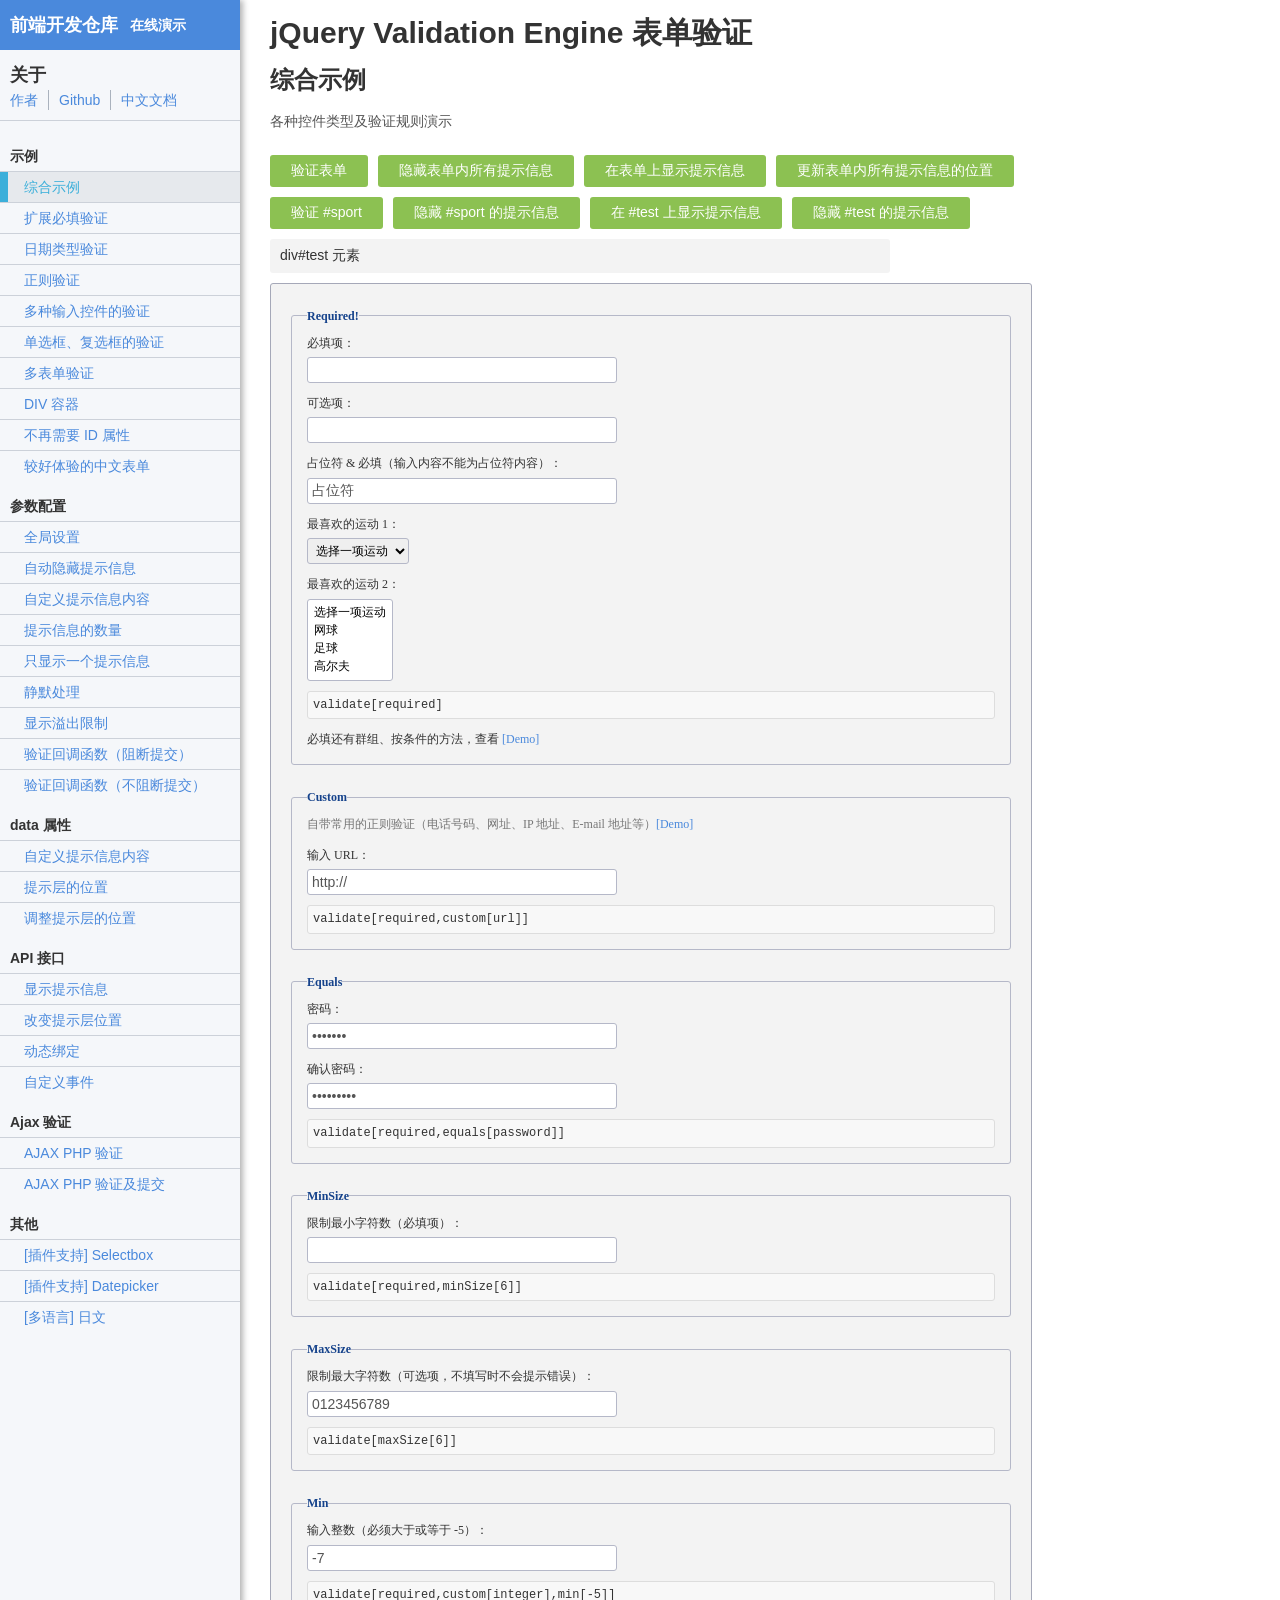
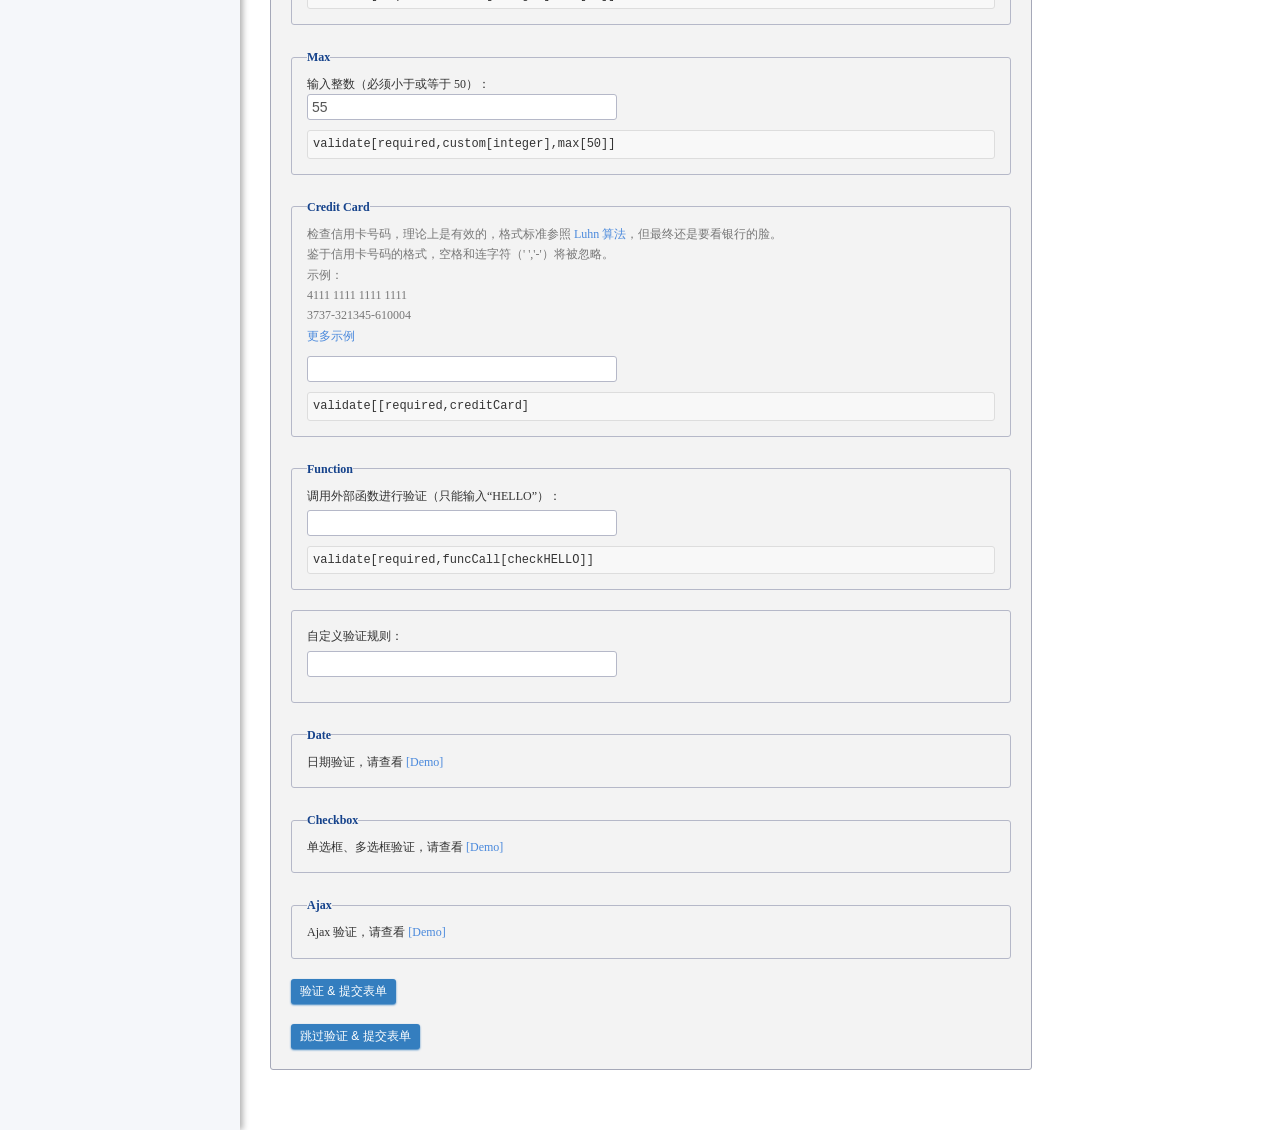
<file: lib/jquery/插件/validation/jQuery Validation Engine/index.htm>
<!DOCTYPE HTML>
<html>
<head>
<meta charset="utf-8">
<title>jQuery Validation Engine 表单验证 &raquo; 综合示例 &raquo; 在线演示 - 前端开发仓库</title>
<link rel="stylesheet" href="base.css" tppabs="http://code.ciaoca.com/static/css/base.css">
<link rel="stylesheet" href="demo.css" tppabs="http://code.ciaoca.com/static/css/demo.css"><link rel="stylesheet" href="validationEngine.jquery.css" tppabs="http://code.ciaoca.com/jquery/validation-engine/demo/css/validationEngine.jquery.css">
<link rel="stylesheet" href="layout.css" tppabs="http://code.ciaoca.com/jquery/validation-engine/demo/css/layout.css">
</head>
<body>
<div class="wrap">
  <div class="side">
    <div class="logo">
  <a href="javascript:if(confirm(%27http://code.ciaoca.com/  \n\nThis file was not retrieved by Teleport Pro, because it is addressed on a domain or path outside the boundaries set for its Starting Address.  \n\nDo you want to open it from the server?%27))window.location=%27http://code.ciaoca.com/%27" tppabs="http://code.ciaoca.com/" target="_blank">前端开发仓库</a>
  <em>在线演示</em>
</div>    <dl class="about"><dt>关于</dt><dd><a target="_blank" href="javascript:if(confirm(%27http://www.position-absolute.com/articles/jquery-form-validator-because-form-validation-is-a-mess/  \n\nThis file was not retrieved by Teleport Pro, because it is addressed on a domain or path outside the boundaries set for its Starting Address.  \n\nDo you want to open it from the server?%27))window.location=%27http://www.position-absolute.com/articles/jquery-form-validator-because-form-validation-is-a-mess/%27" tppabs="http://www.position-absolute.com/articles/jquery-form-validator-because-form-validation-is-a-mess/">作者</a></dd><dd><a target="_blank" href="javascript:if(confirm(%27https://github.com/posabsolute/jQuery-Validation-Engine  \n\nThis file was not retrieved by Teleport Pro, because it is addressed using an unsupported protocol (e.g., gopher).  \n\nDo you want to open it from the server?%27))window.location=%27https://github.com/posabsolute/jQuery-Validation-Engine%27" tppabs="https://github.com/posabsolute/jQuery-Validation-Engine">Github</a></dd><dd><a target="_blank" href="javascript:if(confirm(%27http://code.ciaoca.com/jquery/validation_engine/  \n\nThis file was not retrieved by Teleport Pro, because it is addressed on a domain or path outside the boundaries set for its Starting Address.  \n\nDo you want to open it from the server?%27))window.location=%27http://code.ciaoca.com/jquery/validation_engine/%27" tppabs="http://code.ciaoca.com/jquery/validation_engine/">中文文档</a></dd></dl>    <div id="nav" class="nav">
  <dl class="mini">
    <dt>示例</dt>
    <dd><a href="index.htm" tppabs="http://code.ciaoca.com/jquery/validation-engine/demo/" title="validators">综合示例</a></dd>
    <dd><a href="demoRequired.htm" tppabs="http://code.ciaoca.com/jquery/validation-engine/demo/demoRequired" title="required">扩展必填验证</a></dd>
    <dd><a href="demoDate.htm" tppabs="http://code.ciaoca.com/jquery/validation-engine/demo/demoDate" title="date">日期类型验证</a></dd>
    <dd><a href="demoRegExp.htm" tppabs="http://code.ciaoca.com/jquery/validation-engine/demo/demoRegExp" title="regexp">正则验证</a></dd>
    <dd><a href="demoFieldTypes.htm" tppabs="http://code.ciaoca.com/jquery/validation-engine/demo/demoFieldTypes" title="field types">多种输入控件的验证</a></dd>
    <!--<dd><a href="./demoAttr" title="attr">attr</a></dd>-->
    <dd><a href="demoCheckBox.htm" tppabs="http://code.ciaoca.com/jquery/validation-engine/demo/demoCheckBox" title="checkbox">单选框、复选框的验证</a></dd>
    <dd><a href="demoMultipleForms.htm" tppabs="http://code.ciaoca.com/jquery/validation-engine/demo/demoMultipleForms" title="multiple forms">多表单验证</a></dd>
    <dd><a href="demoDivContainer.htm" tppabs="http://code.ciaoca.com/jquery/validation-engine/demo/demoDivContainer" title="div container">DIV 容器</a></dd>
    <dd><a href="demoWithoutId.htm" tppabs="http://code.ciaoca.com/jquery/validation-engine/demo/demoWithoutId" title="without id">不再需要 ID 属性</a></dd>
    <dd><a href="demoForm-cn.htm" tppabs="http://code.ciaoca.com/jquery/validation-engine/demo/demoForm-cn" title="chinese">较好体验的中文表单</a></dd>
  </dl>
  <dl class="mini">
    <dt>参数配置</dt>
    <dd><a href="demoGlobalSettings.htm" tppabs="http://code.ciaoca.com/jquery/validation-engine/demo/demoGlobalSettings" title="global settings">全局设置</a></dd>
    <dd><a href="demoAutoHide.htm" tppabs="http://code.ciaoca.com/jquery/validation-engine/demo/demoAutoHide" title="auto hide">自动隐藏提示信息</a></dd>
    <dd><a href="demoCustomErrorMessages.htm" tppabs="http://code.ciaoca.com/jquery/validation-engine/demo/demoCustomErrorMessages" title="custom error messages">自定义提示信息内容</a></dd>
    <dd><a href="demoErrorLimit.htm" tppabs="http://code.ciaoca.com/jquery/validation-engine/demo/demoErrorLimit" title="error limit">提示信息的数量</a></dd>
    <dd><a href="demoOneMessage.htm" tppabs="http://code.ciaoca.com/jquery/validation-engine/demo/demoOneMessage" title="one message">只显示一个提示信息</a></dd>
    <dd><a href="demoSilent.htm" tppabs="http://code.ciaoca.com/jquery/validation-engine/demo/demoSilent" title="silent">静默处理</a></dd>
    <dd><a href="demoOverflown.htm" tppabs="http://code.ciaoca.com/jquery/validation-engine/demo/demoOverflown" title="overflown">显示溢出限制</a></dd>
    <dd><a href="demoValidationComplete.htm" tppabs="http://code.ciaoca.com/jquery/validation-engine/demo/demoValidationComplete" title="validation complete">验证回调函数（阻断提交）</a></dd>
    <dd><a href="demoOnForm.htm" tppabs="http://code.ciaoca.com/jquery/validation-engine/demo/demoOnForm" title="on form">验证回调函数（不阻断提交）</a></dd>
  </dl>
  <dl class="mini">
    <dt>data 属性</dt>
    <dd><a href="demoInlineMessages.htm" tppabs="http://code.ciaoca.com/jquery/validation-engine/demo/demoInlineMessages" title="inline messages">自定义提示信息内容</a></dd>
    <dd><a href="demoPerFieldPromptDirection.htm" tppabs="http://code.ciaoca.com/jquery/validation-engine/demo/demoPerFieldPromptDirection" title="perfield prompt direction">提示层的位置</a></dd>
    <dd><a href="demoAdjustments.htm" tppabs="http://code.ciaoca.com/jquery/validation-engine/demo/demoAdjustments" title="adjustments">调整提示层的位置</a></dd>
  </dl>
  <dl class="mini">
    <dt>API 接口</dt>
    <dd><a href="demoShowPrompt.htm" tppabs="http://code.ciaoca.com/jquery/validation-engine/demo/demoShowPrompt" title="show prompt">显示提示信息</a></dd>
    <dd><a href="demoPositioning.htm" tppabs="http://code.ciaoca.com/jquery/validation-engine/demo/demoPositioning" title="positioning">改变提示层位置</a></dd>
    <dd><a href="demoLiveEvent.htm" tppabs="http://code.ciaoca.com/jquery/validation-engine/demo/demoLiveEvent" title="live event">动态绑定</a></dd>
    <dd><a href="demoHooks.htm" tppabs="http://code.ciaoca.com/jquery/validation-engine/demo/demoHooks" title="hooks">自定义事件</a></dd>
  </dl>
  <dl class="mini">
    <dt>Ajax 验证</dt>
    <dd><a href="demoAjaxInlinePHP.htm" tppabs="http://code.ciaoca.com/jquery/validation-engine/demo/demoAjaxInlinePHP" title="ajax inline php">AJAX PHP 验证</a></dd>
    <dd><a href="demoAjaxSubmitPHP.htm" tppabs="http://code.ciaoca.com/jquery/validation-engine/demo/demoAjaxSubmitPHP" title="ajax submit php">AJAX PHP 验证及提交</a></dd>
  </dl>
  <dl class="mini">
    <dt>其他</dt>
    <!--<dd><a href="./demoChosenLibrary" title="chosen library">[插件支持] chosen</a></dd>-->
    <dd><a href="demoSelectBoxLibrary.htm" tppabs="http://code.ciaoca.com/jquery/validation-engine/demo/demoSelectBoxLibrary" title="select box library">[插件支持] selectbox</a></dd>
    <dd><a href="demoDatepicker.htm" tppabs="http://code.ciaoca.com/jquery/validation-engine/demo/demoDatepicker" title="datepicker">[插件支持] datepicker</a></dd>
    <dd><a href="demoValidators-ja.htm" tppabs="http://code.ciaoca.com/jquery/validation-engine/demo/demoValidators-ja" title="validators jan">[多语言] 日文</a></dd>
  </dl>
</div>  </div>
  <div class="main">
    <div class="inwrap">
      <h1>jQuery Validation Engine 表单验证</h1>
      <h2>综合示例</h2>
      
      <div class="detail mb">
        <p>各种控件类型及验证规则演示</p>
      </div>
      
      <div class="button_box">
        <a class="button green" href="javascript://" onclick="alert('表单是否验证通过？结果：'+jQuery('#formID').validationEngine('validate'))">验证表单</a>
        <a class="button green" href="javascript://" onclick="jQuery('#formID').validationEngine('hide')">隐藏表单内所有提示信息</a>
        <a class="button green" href="javascript://" onclick="jQuery('#formID').validationEngine('showPrompt','信息示例','pass')">在表单上显示提示信息</a>
        <a class="button green" href="javascript://" onclick="jQuery('#formID').validationEngine('updatePromptsPosition')">更新表单内所有提示信息的位置</a>
      </div>
      <div class="button_box">
        <a class="button green" href="javascript://" onclick="jQuery('#sport').validationEngine('validate')">验证 #sport</a>
        <a class="button green" href="javascript://" onclick="jQuery('#sport').validationEngine('hide')">隐藏 #sport 的提示信息</a>
        <a class="button green" href="javascript://" onclick="jQuery('#test').validationEngine('showPrompt','信息示例','pass')">在 #test 上显示提示信息</a>
        <a class="button green" href="javascript://" onclick="jQuery('#test').validationEngine('hide')">隐藏 #test 的提示信息</a>
      </div>

      <div id="test" class="test">div#test 元素</div>
      
      <div class="example">
        <form id="formID" class="formular" method="post">
          <fieldset>
            <legend>Required!</legend>
            
            <label>必填项：</label>
            <input value="" class="validate[required] text-input" type="text" name="req" id="req">
            
            <label>可选项：</label>
            <input value="" class="validate[custom[url]] text-input" type="text" name="optional" id="optional">
            
            <label>占位符 &amp; 必填（输入内容不能为占位符内容）：</label>
            <input value="占位符" data-validation-placeholder="占位符" class="validate[required] text-input" type="text" name="reqplaceholder" id="reqplaceholder">
            
            <label>最喜欢的运动 1：</label>
            <select name="sport" id="sport" class="validate[required]">
              <option value="">选择一项运动</option>
              <option value="option1">网球</option>
              <option value="option2">足球</option>
              <option value="option3">高尔夫</option>
            </select>
            
            <label>最喜欢的运动 2：</label>
            <select name="sport2" id="sport2" multiple class="validate[required]">
              <option value="">选择一项运动</option>
              <option value="option1">网球</option>
              <option value="option2">足球</option>
              <option value="option3">高尔夫</option>
            </select>
            
            <code>validate[required]</code>
            <p>必填还有群组、按条件的方法，查看 <a href="demoRegExp.htm" tppabs="http://code.ciaoca.com/jquery/validation-engine/demo/demoRegExp">[Demo]</a></p>
          </fieldset>
            
          <fieldset>
            <legend>Custom</legend>
            
            <p class="tips">自带常用的正则验证（电话号码、网址、IP 地址、E-mail 地址等）<a href="demoRegExp.htm" tppabs="http://code.ciaoca.com/jquery/validation-engine/demo/demoRegExp">[Demo]</a></p>
            <label>输入 URL：</label>
            <input value="http://" class="validate[required,custom[url]] text-input" type="text" name="url" id="url">
            
            <code>validate[required,custom[url]]</code>
          </fieldset>
            
          <fieldset>
            <legend>Equals</legend>
            
            <label>密码：</label>
            <input value="karnius" class="validate[required] text-input" type="password" name="password" id="password">
            
            <label>确认密码：</label>
            <input value="kaniusBAD" class="validate[required,equals[password]] text-input" type="password" name="password2" id="password2">
            
            <code>validate[required,equals[password]]</code>
          </fieldset>
            
          <fieldset>
            <legend>MinSize</legend>
            
            <label>限制最小字符数（必填项）：</label>
            <input value="" class="validate[required,minSize[6]] text-input" type="text" name="minsize" id="minsize">
            
            <code>validate[required,minSize[6]]</code>
          </fieldset>
            
          <fieldset>
            <legend>MaxSize</legend>
            
            <label>限制最大字符数（可选项，不填写时不会提示错误）：</label>
            <input value="0123456789" class="validate[optional,maxSize[6]] text-input" type="text" name="maxsize" id="maxsize">
            
            <code>validate[maxSize[6]]</code>
          </fieldset>
            
          <fieldset>
            <legend>Min</legend>
            
            <label>输入整数（必须大于或等于 -5）：</label>
            <input value="-7" class="validate[required,custom[integer],min[-5]] text-input" type="text" name="min" id="min">
            
            <code>validate[required,custom[integer],min[-5]]</code>
          </fieldset>
            
          <fieldset>
            <legend>Max</legend>
            
            <label>输入整数（必须小于或等于 50）：
              <input value="55" class="validate[required,custom[integer],max[50]] text-input" type="text" name="max" id="max">
            </label>
            <code>validate[required,custom[integer],max[50]]</code>
          </fieldset>
      
          <fieldset>
            <legend>Credit Card</legend>
            <div class="tips">
              <p>检查信用卡号码，理论上是有效的，格式标准参照 <a href="javascript:if(confirm(%27http://en.wikipedia.org/wiki/Luhn_algorithm  \n\nThis file was not retrieved by Teleport Pro, because it is addressed on a domain or path outside the boundaries set for its Starting Address.  \n\nDo you want to open it from the server?%27))window.location=%27http://en.wikipedia.org/wiki/Luhn_algorithm%27" tppabs="http://en.wikipedia.org/wiki/Luhn_algorithm">Luhn 算法</a>，但最终还是要看银行的脸。</p>
              <p>鉴于信用卡号码的格式，空格和连字符（' ','-'）将被忽略。</p>
              <p>示例：</p>
              <ul>
                <li>4111 1111 1111 1111</li>
                <li>3737-321345-610004</li>
              </ul>
              <a href="javascript:if(confirm(%27http://www.paypalobjects.com/en_US/vhelp/paypalmanager_help/credit_card_numbers.htm  \n\nThis file was not retrieved by Teleport Pro, because it is addressed on a domain or path outside the boundaries set for its Starting Address.  \n\nDo you want to open it from the server?%27))window.location=%27http://www.paypalobjects.com/en_US/vhelp/paypalmanager_help/credit_card_numbers.htm%27" tppabs="http://www.paypalobjects.com/en_US/vhelp/paypalmanager_help/credit_card_numbers.htm">更多示例</a>
            </div>
            <input value="" class="validate[required,creditCard] text-input" type="text" name="creditcard2" id="creditcard2">
            <code>validate[[required,creditCard]</code>
          </fieldset>
            
          <fieldset>
            <legend>Function</legend>
            <label>调用外部函数进行验证（只能输入“HELLO”）：</label>
            <input value="" class="validate[required,funcCall[checkHELLO]] text-input" type="text" id="lastname" name="lastname">
            
            <code>validate[required,funcCall[checkHELLO]]</code>
          </fieldset>
      
          <fieldset>
            <label>自定义验证规则：</label>
            <input value="" class="validate[required, custom[requiredInFunction]] text-input" type="text" name="req3" id="req3">
          </fieldset>
      
          <fieldset>
            <legend>Date</legend>
            日期验证，请查看 <a href="demoCheckBox.htm" tppabs="http://code.ciaoca.com/jquery/validation-engine/demo/demoCheckBox">[Demo]</a>
          </fieldset>
      
          <fieldset>
            <legend>Checkbox</legend>
            单选框、多选框验证，请查看 <a href="demoCheckBox.htm" tppabs="http://code.ciaoca.com/jquery/validation-engine/demo/demoCheckBox">[Demo]</a>
          </fieldset>
          
          <fieldset>
            <legend>Ajax</legend>
            Ajax 验证，请查看 <a href="demoAjaxSubmitPHP.htm" tppabs="http://code.ciaoca.com/jquery/validation-engine/demo/demoAjaxSubmitPHP">[Demo]</a>
          </fieldset>
          
          <input class="submit" type="submit" value="验证 & 提交表单">
          <input id="skipbutton" class="submit validate-skip" type="submit" value="跳过验证 &amp; 提交表单"/>
        </form>
      </div>

    </div>
  </div>
</div>

<script src="highlight.pack.js" tppabs="http://code.ciaoca.com/static/js/highlight/highlight.pack.js"></script>
<script src="demo.js" tppabs="http://code.ciaoca.com/static/js/controller/demo.js"></script><script src="jquery-1.7.2.min.js" tppabs="http://code.ciaoca.com/static/js/jquery/jquery-1.7.2.min.js"></script>
<script src="jquery.validationEngine-zh-CN.js" tppabs="http://code.ciaoca.com/jquery/validation-engine/demo/js/languages/jquery.validationEngine-zh-CN.js"></script>
<script src="jquery.validationEngine.min.js" tppabs="http://code.ciaoca.com/jquery/validation-engine/demo/js/jquery.validationEngine.min.js"></script>
<script>
jQuery(document).ready(function(){
  // binds form submission and fields to the validation engine
  jQuery('#formID').validationEngine();
});

/**
*
* @param {jqObject} the field where the validation applies
* @param {Array[String]} validation rules for this field
* @param {int} rule index
* @param {Map} form options
* @return an error string if validation failed
*/
function checkHELLO(field, rules, i, options){
  if (field.val() != 'HELLO') {
    // this allows to use i18 for the error msgs
    return options.allrules.validate2fields.alertText;
  };
};
</script>

<div style="display:none;">
<script type="text/javascript">var cnzz_protocol = (("https:" == document.location.protocol) ? " https://" : " http://");document.write(unescape("%3Cdiv id='cnzz_stat_icon_5076009' style='display:none;'%3E%3C/div%3E%3Cscript src='" + cnzz_protocol + "s25.cnzz.com/stat.php%3Fid%3D5076009' type='text/javascript'%3E%3C/script%3E"));</script>
</div></body>
</html>
</file>
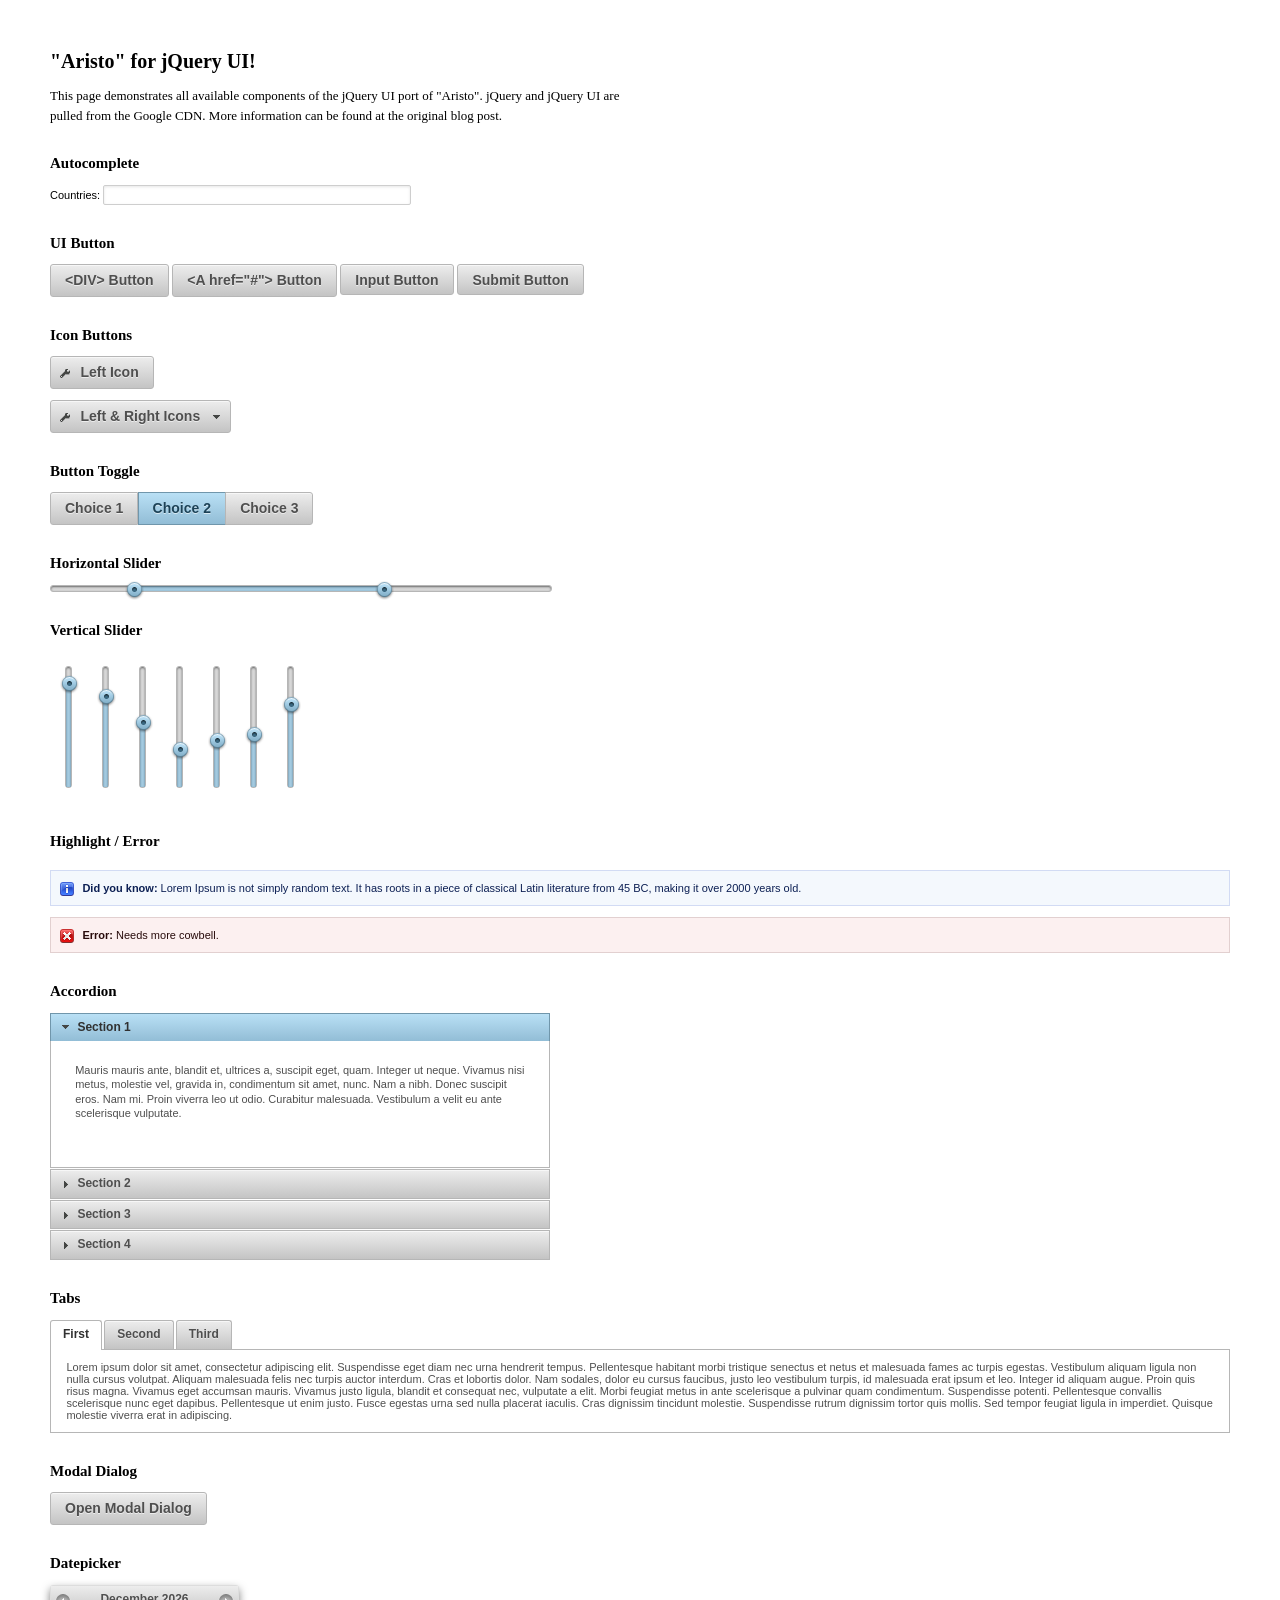
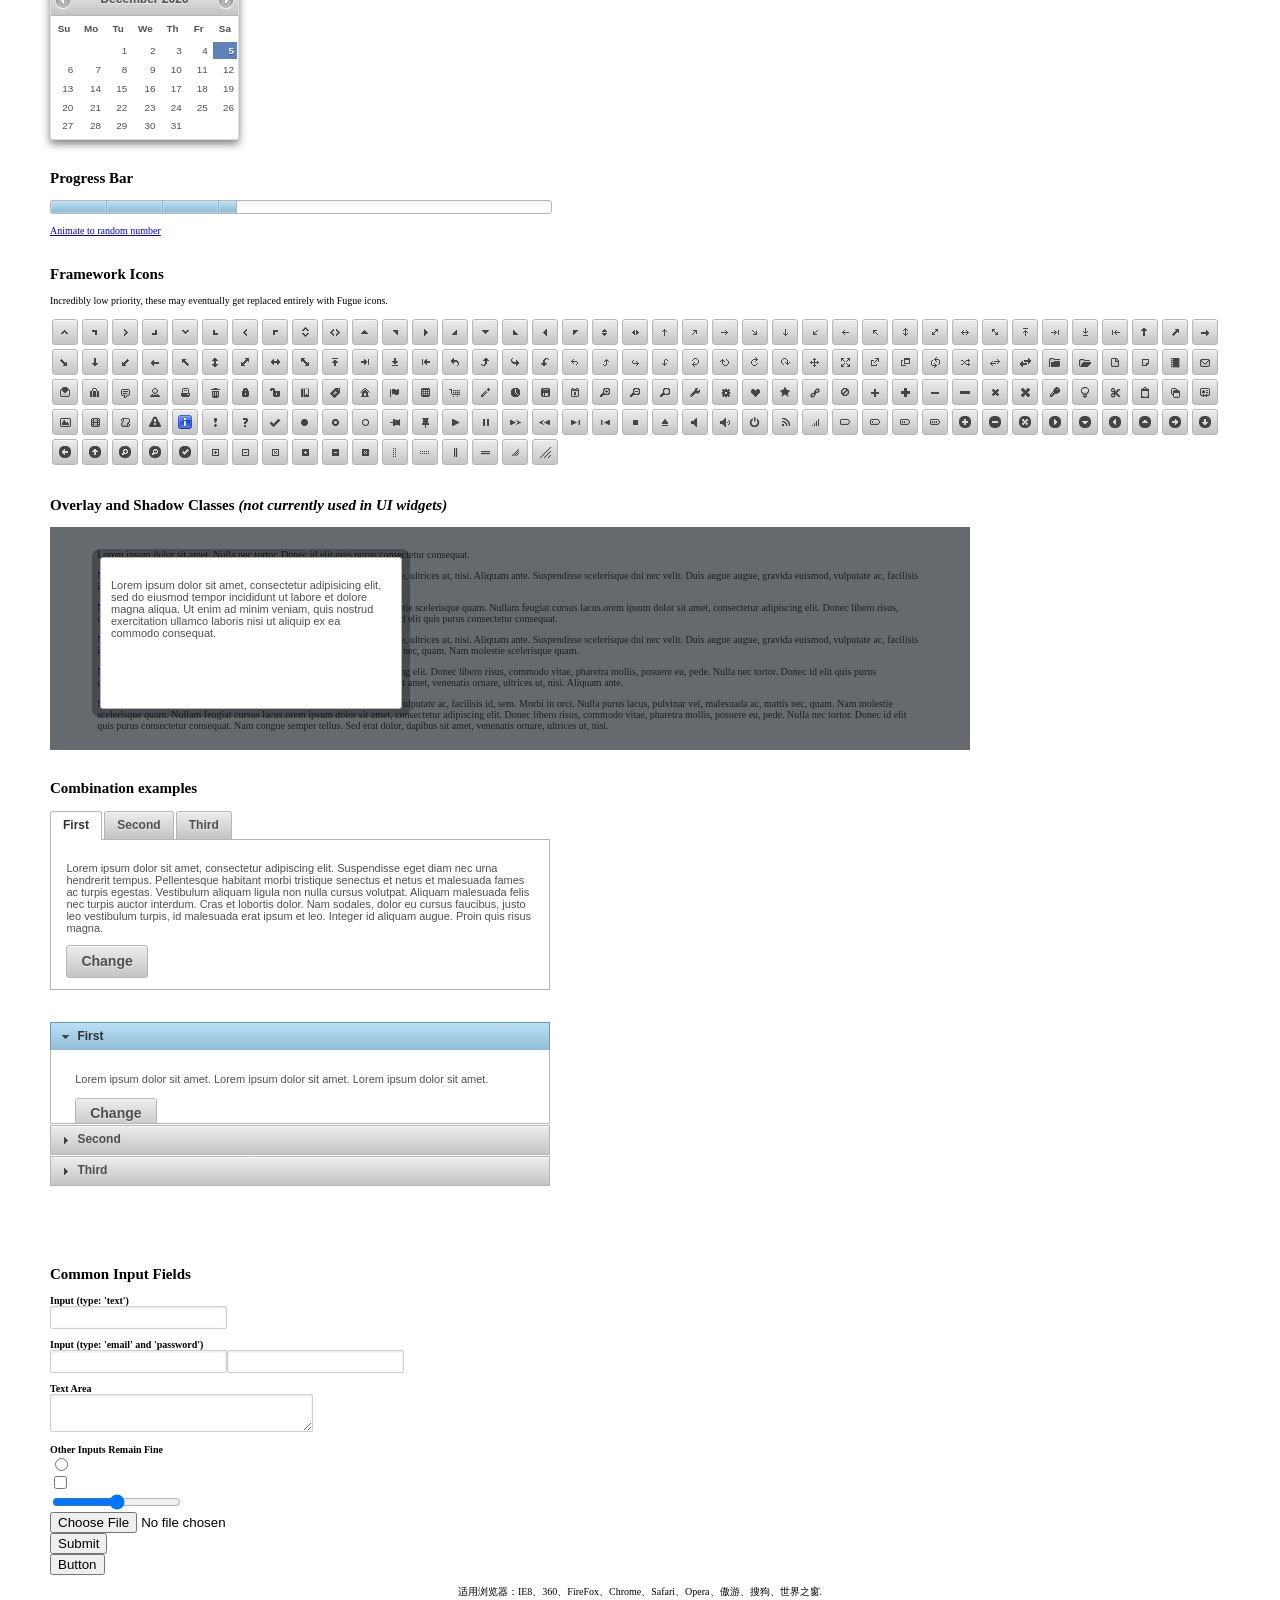
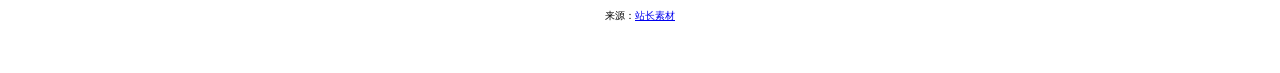
<file: lib/jquery/插件/JQuery UI/themes/Aristo/index.html>
<!DOCTYPE html>
<html>
<head>
<meta http-equiv="Content-Type" content="text/html; charset=gb2312" />
<title>jquery ui���������� - վ���ز�</title>
<link type="text/css" href="css/Aristo/Aristo.css" rel="stylesheet" />	
<script type="text/javascript" src="js/jquery-1.6.1.min.js"></script>
<script type="text/javascript" src="js/jquery-ui.min.js"></script>
<script type="text/javascript">
$(function(){

// Autocomplete
var countryList = ["Afghanistan", "Albania", "Algeria", "Andorra", "Angola", "Antarctica", "Antigua and Barbuda", "Argentina", "Armenia", "Australia", "Austria", "Azerbaijan", "Bahamas", "Bahrain", "Bangladesh", "Barbados", "Belarus", "Belgium", "Belize", "Benin", "Bermuda", "Bhutan", "Bolivia", "Bosnia and Herzegovina", "Botswana", "Brazil", "Brunei", "Bulgaria", "Burkina Faso", "Burma", "Burundi", "Cambodia", "Cameroon", "Canada", "Cape Verde", "Central African Republic", "Chad", "Chile", "China", "Colombia", "Comoros", "Congo, Democratic Republic", "Congo, Republic of the", "Costa Rica", "Cote d'Ivoire", "Croatia", "Cuba", "Cyprus", "Czech Republic", "Denmark", "Djibouti", "Dominica", "Dominican Republic", "East Timor", "Ecuador", "Egypt", "El Salvador", "Equatorial Guinea", "Eritrea", "Estonia", "Ethiopia", "Fiji", "Finland", "France", "Gabon", "Gambia", "Georgia", "Germany", "Ghana", "Greece", "Greenland", "Grenada", "Guatemala", "Guinea", "Guinea-Bissau", "Guyana", "Haiti", "Honduras", "Hong Kong", "Hungary", "Iceland", "India", "Indonesia", "Iran", "Iraq", "Ireland", "Israel", "Italy", "Jamaica", "Japan", "Jordan", "Kazakhstan", "Kenya", "Kiribati", "Korea, North", "Korea, South", "Kuwait", "Kyrgyzstan", "Laos", "Latvia", "Lebanon", "Lesotho", "Liberia", "Libya", "Liechtenstein", "Lithuania", "Luxembourg", "Macedonia", "Madagascar", "Malawi", "Malaysia", "Maldives", "Mali", "Malta", "Marshall Islands", "Mauritania", "Mauritius", "Mexico", "Micronesia", "Moldova", "Mongolia", "Morocco", "Monaco", "Mozambique", "Namibia", "Nauru", "Nepal", "Netherlands", "New Zealand", "Nicaragua", "Niger", "Nigeria", "Norway", "Oman", "Pakistan", "Panama", "Papua New Guinea", "Paraguay", "Peru", "Philippines", "Poland", "Portugal", "Qatar", "Romania", "Russia", "Rwanda", "Samoa", "San Marino", " Sao Tome", "Saudi Arabia", "Senegal", "Serbia and Montenegro", "Seychelles", "Sierra Leone", "Singapore", "Slovakia", "Slovenia", "Solomon Islands", "Somalia", "South Africa", "Spain", "Sri Lanka", "Sudan", "Suriname", "Swaziland", "Sweden", "Switzerland", "Syria", "Taiwan", "Tajikistan", "Tanzania", "Thailand", "Togo", "Tonga", "Trinidad and Tobago", "Tunisia", "Turkey", "Turkmenistan", "Uganda", "Ukraine", "United Arab Emirates", "United Kingdom", "United States", "Uruguay", "Uzbekistan", "Vanuatu", "Venezuela", "Vietnam", "Yemen", "Zambia", "Zimbabwe"];
$("#countries").autocomplete({
source: countryList
});

// Accordion
$(".accordion").accordion({ header: "h3" });

// Tabs
$('#tabs').tabs();

// Dialog			
$('#dialog').dialog({
autoOpen: false,
width: 600,
buttons: {
"Ok": function() { 
$(this).dialog("close"); 
}, 
"Cancel": function() { 
$(this).dialog("close"); 
} 
},
modal: true
});

// Dialog Link
$('#dialog_link').button().click(function(){
$('#dialog').dialog('open');
return false;
});

// Datepicker
$('#datepicker').datepicker().children().show();

// Horizontal Slider
$('#horizSlider').slider({
range: true,
values: [17, 67]
}).width(500);

// Vertical Slider				
$("#eq > span").each(function() {
var value = parseInt($(this).text());
$(this).empty().slider({
value: value,
range: "min",
animate: true,
orientation: "vertical"
});
});

//hover states on the static widgets
$('#dialog_link, ul#icons li').hover(
function() { $(this).addClass('ui-state-hover'); }, 
function() { $(this).removeClass('ui-state-hover'); }
);

// Button
$("#divButton, #linkButton, #submitButton, #inputButton").button();

// Icon Buttons
$("#leftIconButton").button({
icons: {
primary: 'ui-icon-wrench'
}
});

$("#bothIconButton").button({
icons: {
primary: 'ui-icon-wrench',
secondary: 'ui-icon-triangle-1-s'
}
});					

// Button Set
$("#radio1").buttonset();


// Progressbar
$("#progressbar").progressbar({
value: 37
}).width(500);
$("#animateProgress").click(function(event) {
var randNum = Math.random() * 90;
$("#progressbar div").animate( { width: randNum+"%" } );
event.preventDefault();
});

// Combinations
$('#tabs2').tabs();
$("#accordion2").accordion({ header: "h4" });
$("#buttonInModal").button({
icons: {primary: 'ui-icon-wrench'}
});

// Nested button tests
$("#nestedButtonTest_1, #nestedButtonTest_2, #buttonInModal").button().click(function(e) {
e.preventDefault();
});

});
</script>
<style type="text/css">
/*demo page css*/
body{ font: 62.5% Cambria, Georgia, serif; margin: 50px;}
.demoHeaders { margin-top: 2em; }
ul#icons { margin: 0; padding: 0;}
ul#icons li { margin: 2px; position: relative; padding: 4px 0; cursor: pointer; float: left; list-style: none; }
ul#icons span.ui-icon { float: left; margin: 0 4px; }
.columnbox { width: 500px; }
#eq span { height: 120px; float: left; margin: 15px; }
#countries { width: 300px; }
</style>	
</head>
<body class="ui-form">

<h1>"Aristo" for jQuery UI!</h1>
<p style="font-size: 1.3em; line-height: 1.5; margin: 1em 0; width: 50%;">
This page demonstrates all available components of the jQuery UI port of "Aristo". jQuery and jQuery UI are pulled from the Google CDN. More information can be found at the original blog post.
</p>

<!-- Autocomplete -->
<h2 class="demoHeaders">Autocomplete</h2>	
<div class="ui-widget">
<label for="countries">Countries: </label>
<input id="countries">
</div>

<!-- Button -->
<h2 class="demoHeaders">UI Button</h2>	
<div id="divButton">&lt;DIV&gt; Button</div>
<a id="linkButton" href="#">&lt;A href="#"&gt; Button</a>		
<input type="button" id="inputButton" value="Input Button" />
<input type="submit" id="submitButton" value="Submit Button" />

<!-- Icon Buttons -->
<h2 class="demoHeaders">Icon Buttons</h2>
<div id="leftIconButton">Left Icon</div> <br /><br />
<div id="bothIconButton">Left & Right Icons</div>

<!-- Button Set -->
<h2 class="demoHeaders">Button Toggle</h2>	
<div id="radio1">
<input type="radio" id="radio1" name="radio" /><label for="radio1">Choice 1</label>
<input type="radio" id="radio2" name="radio" checked="checked" /><label for="radio2">Choice 2</label>
<input type="radio" id="radio3" name="radio" /><label for="radio3">Choice 3</label>
</div>

<!-- Horizontal Slider -->
<h2 class="demoHeaders">Horizontal Slider</h2>
<div id="horizSlider"></div>

<!-- Vertical Slider -->
<h2 class="demoHeaders">Vertical Slider</h2>
<div class="columnbox">
<div id="eq">
<span>88</span>
<span>77</span>
<span>55</span>
<span>33</span>
<span>40</span>
<span>45</span>
<span>70</span>
</div>
</div>
<br clear="all" />

<!-- Highlight / Error -->
<h2 class="demoHeaders">Highlight / Error</h2>
<div class="ui-widget">
<div class="ui-state-highlight ui-corner-all" style="margin-top: 20px; padding: 0 .7em;"> 
<p><span class="ui-icon ui-icon-info" style="float: left; margin-right: .7em;"></span>
<strong>Did you know:</strong> Lorem Ipsum is not simply random text. It has roots in a piece of classical Latin literature from 45 BC, making it over 2000 years old. </p>
</div>
</div>
<br/>
<div class="ui-widget">
<div class="ui-state-error ui-corner-all" style="padding: 0 .7em;"> 
<p><span class="ui-icon ui-icon-alert" style="float: left; margin-right: .7em;"></span> 
<strong>Error:</strong> Needs more cowbell. </p>
</div>
</div>

<!-- Accordion -->
<h2 class="demoHeaders">Accordion</h2>
<div class="columnbox">

<div class="accordion">

<h3><a href="#">Section 1</a></h3>
<div>
<p>
Mauris mauris ante, blandit et, ultrices a, suscipit eget, quam. Integer
ut neque. Vivamus nisi metus, molestie vel, gravida in, condimentum sit
amet, nunc. Nam a nibh. Donec suscipit eros. Nam mi. Proin viverra leo ut
odio. Curabitur malesuada. Vestibulum a velit eu ante scelerisque vulputate.
</p>
</div>
<h3><a href="#">Section 2</a></h3>
<div>
<p>
Sed non urna. Donec et ante. Phasellus eu ligula. Vestibulum sit amet
purus. Vivamus hendrerit, dolor at aliquet laoreet, mauris turpis porttitor
velit, faucibus interdum tellus libero ac justo. Vivamus non quam. In
suscipit faucibus urna.
</p>
</div>
<h3><a href="#">Section 3</a></h3>
<div>
<p>
Nam enim risus, molestie et, porta ac, aliquam ac, risus. Quisque lobortis.
Phasellus pellentesque purus in massa. Aenean in pede. Phasellus ac libero
ac tellus pellentesque semper. Sed ac felis. Sed commodo, magna quis
lacinia ornare, quam ante aliquam nisi, eu iaculis leo purus venenatis dui.
</p>
<ul>
<li>List item one</li>
<li>List item two</li>
<li>List item three</li>
</ul>
</div>
<h3><a href="#">Section 4</a></h3>
<div>
<p>
Cras dictum. Pellentesque habitant morbi tristique senectus et netus
et malesuada fames ac turpis egestas. Vestibulum ante ipsum primis in
faucibus orci luctus et ultrices posuere cubilia Curae; Aenean lacinia
mauris vel est.
</p>
<p>
Suspendisse eu nisl. Nullam ut libero. Integer dignissim consequat lectus.
Class aptent taciti sociosqu ad litora torquent per conubia nostra, per
inceptos himenaeos.
</p>
</div>

</div>

</div>

<!-- Tabs -->
<h2 class="demoHeaders">Tabs</h2>
<div id="tabs">
<ul>
<li><a href="#tabs-1">First</a></li>
<li><a href="#tabs-2">Second</a></li>
<li><a href="#tabs-3">Third</a></li>
</ul>
<div id="tabs-1">Lorem ipsum dolor sit amet, consectetur adipiscing elit. Suspendisse eget diam nec urna hendrerit tempus. Pellentesque habitant morbi tristique senectus et netus et malesuada fames ac turpis egestas. Vestibulum aliquam ligula non nulla cursus volutpat. Aliquam malesuada felis nec turpis auctor interdum. Cras et lobortis dolor. Nam sodales, dolor eu cursus faucibus, justo leo vestibulum turpis, id malesuada erat ipsum et leo. Integer id aliquam augue. Proin quis risus magna. Vivamus eget accumsan mauris. Vivamus justo ligula, blandit et consequat nec, vulputate a elit. Morbi feugiat metus in ante scelerisque a pulvinar quam condimentum. Suspendisse potenti. Pellentesque convallis scelerisque nunc eget dapibus. Pellentesque ut enim justo. Fusce egestas urna sed nulla placerat iaculis. Cras dignissim tincidunt molestie. Suspendisse rutrum dignissim tortor quis mollis. Sed tempor feugiat ligula in imperdiet. Quisque molestie viverra erat in adipiscing. </div>
<div id="tabs-2">Donec porta malesuada massa, at fermentum nunc tincidunt ac. Integer nisi ligula, sodales bibendum interdum id, sodales sit amet orci. In rhoncus libero in purus vestibulum consequat. Aenean vel purus molestie leo pharetra sagittis. In hac habitasse platea dictumst. Quisque bibendum, metus a egestas convallis, est orci dapibus odio, vel pretium ante erat quis ipsum. Praesent at est in odio rhoncus cursus in sollicitudin velit. Aenean auctor molestie hendrerit. Vestibulum ante ipsum primis in faucibus orci luctus et ultrices posuere cubilia Curae; Donec volutpat nisl eget nisi consequat pretium. Nullam dui purus, commodo a vestibulum nec, semper varius nulla. </div>
<div id="tabs-3">Mauris tempor urna non quam tincidunt aliquam. Proin venenatis metus eu purus interdum a vehicula ipsum sollicitudin. Mauris sed dignissim odio. Nam id odio sed diam dapibus dignissim. Nulla vestibulum nisl ac magna scelerisque adipiscing. Nam pellentesque sapien vulputate nisi scelerisque ut vehicula orci luctus. Sed rhoncus tempor metus vitae egestas. Proin pharetra tristique justo ac rutrum. Vestibulum ac pharetra dolor. Cras nibh arcu, bibendum eget luctus id, rhoncus nec augue. Integer ornare rhoncus nulla, eu aliquam mi ornare ullamcorper. Praesent egestas auctor orci, non rhoncus sapien eleifend at. Quisque eget purus sem, ut dignissim ligula. Etiam sollicitudin dui libero, id ullamcorper metus. </div>
</div>

<!-- Dialog NOTE: Dialog is not generated by UI in this demo so it can be visually styled in themeroller-->
<h2 class="demoHeaders">Modal Dialog</h2>
<div id="dialog_link">Open Modal Dialog</div>

<!-- ui-dialog -->
<div id="dialog" title="Dialog Title">
<p>Lorem ipsum dolor sit amet, consectetur adipisicing elit, sed do eiusmod tempor incididunt ut labore et dolore magna aliqua. Ut enim ad minim veniam, quis nostrud exercitation ullamco laboris nisi ut aliquip ex ea commodo consequat.</p>
<a href="#" id="buttonInModal" class="uibutton">Change</a>
</div>

<!-- Datepicker -->
<h2 class="demoHeaders">Datepicker</h2>
<div id="datepicker"></div>

<!-- Progress Bar -->
<h2 class="demoHeaders">Progress Bar</h2>
<div id="progressbar"></div>
<br />
<a id="animateProgress" href="#">Animate to random number</a>


<h2 class="demoHeaders">Framework Icons</h2>
<span>Incredibly low priority, these may eventually get replaced entirely with Fugue icons.</span>
<br /> <br />
<ul id="icons" class="ui-widget ui-helper-clearfix">

<li class="ui-state-default ui-corner-all" title=".ui-icon-carat-1-n"><span class="ui-icon ui-icon-carat-1-n"></span></li>
<li class="ui-state-default ui-corner-all" title=".ui-icon-carat-1-ne"><span class="ui-icon ui-icon-carat-1-ne"></span></li>
<li class="ui-state-default ui-corner-all" title=".ui-icon-carat-1-e"><span class="ui-icon ui-icon-carat-1-e"></span></li>

<li class="ui-state-default ui-corner-all" title=".ui-icon-carat-1-se"><span class="ui-icon ui-icon-carat-1-se"></span></li>
<li class="ui-state-default ui-corner-all" title=".ui-icon-carat-1-s"><span class="ui-icon ui-icon-carat-1-s"></span></li>

<li class="ui-state-default ui-corner-all" title=".ui-icon-carat-1-sw"><span class="ui-icon ui-icon-carat-1-sw"></span></li>
<li class="ui-state-default ui-corner-all" title=".ui-icon-carat-1-w"><span class="ui-icon ui-icon-carat-1-w"></span></li>
<li class="ui-state-default ui-corner-all" title=".ui-icon-carat-1-nw"><span class="ui-icon ui-icon-carat-1-nw"></span></li>
<li class="ui-state-default ui-corner-all" title=".ui-icon-carat-2-n-s"><span class="ui-icon ui-icon-carat-2-n-s"></span></li>
<li class="ui-state-default ui-corner-all" title=".ui-icon-carat-2-e-w"><span class="ui-icon ui-icon-carat-2-e-w"></span></li>
<li class="ui-state-default ui-corner-all" title=".ui-icon-triangle-1-n"><span class="ui-icon ui-icon-triangle-1-n"></span></li>
<li class="ui-state-default ui-corner-all" title=".ui-icon-triangle-1-ne"><span class="ui-icon ui-icon-triangle-1-ne"></span></li>

<li class="ui-state-default ui-corner-all" title=".ui-icon-triangle-1-e"><span class="ui-icon ui-icon-triangle-1-e"></span></li>
<li class="ui-state-default ui-corner-all" title=".ui-icon-triangle-1-se"><span class="ui-icon ui-icon-triangle-1-se"></span></li>

<li class="ui-state-default ui-corner-all" title=".ui-icon-triangle-1-s"><span class="ui-icon ui-icon-triangle-1-s"></span></li>
<li class="ui-state-default ui-corner-all" title=".ui-icon-triangle-1-sw"><span class="ui-icon ui-icon-triangle-1-sw"></span></li>
<li class="ui-state-default ui-corner-all" title=".ui-icon-triangle-1-w"><span class="ui-icon ui-icon-triangle-1-w"></span></li>
<li class="ui-state-default ui-corner-all" title=".ui-icon-triangle-1-nw"><span class="ui-icon ui-icon-triangle-1-nw"></span></li>
<li class="ui-state-default ui-corner-all" title=".ui-icon-triangle-2-n-s"><span class="ui-icon ui-icon-triangle-2-n-s"></span></li>
<li class="ui-state-default ui-corner-all" title=".ui-icon-triangle-2-e-w"><span class="ui-icon ui-icon-triangle-2-e-w"></span></li>
<li class="ui-state-default ui-corner-all" title=".ui-icon-arrow-1-n"><span class="ui-icon ui-icon-arrow-1-n"></span></li>

<li class="ui-state-default ui-corner-all" title=".ui-icon-arrow-1-ne"><span class="ui-icon ui-icon-arrow-1-ne"></span></li>
<li class="ui-state-default ui-corner-all" title=".ui-icon-arrow-1-e"><span class="ui-icon ui-icon-arrow-1-e"></span></li>

<li class="ui-state-default ui-corner-all" title=".ui-icon-arrow-1-se"><span class="ui-icon ui-icon-arrow-1-se"></span></li>
<li class="ui-state-default ui-corner-all" title=".ui-icon-arrow-1-s"><span class="ui-icon ui-icon-arrow-1-s"></span></li>
<li class="ui-state-default ui-corner-all" title=".ui-icon-arrow-1-sw"><span class="ui-icon ui-icon-arrow-1-sw"></span></li>
<li class="ui-state-default ui-corner-all" title=".ui-icon-arrow-1-w"><span class="ui-icon ui-icon-arrow-1-w"></span></li>
<li class="ui-state-default ui-corner-all" title=".ui-icon-arrow-1-nw"><span class="ui-icon ui-icon-arrow-1-nw"></span></li>
<li class="ui-state-default ui-corner-all" title=".ui-icon-arrow-2-n-s"><span class="ui-icon ui-icon-arrow-2-n-s"></span></li>
<li class="ui-state-default ui-corner-all" title=".ui-icon-arrow-2-ne-sw"><span class="ui-icon ui-icon-arrow-2-ne-sw"></span></li>

<li class="ui-state-default ui-corner-all" title=".ui-icon-arrow-2-e-w"><span class="ui-icon ui-icon-arrow-2-e-w"></span></li>
<li class="ui-state-default ui-corner-all" title=".ui-icon-arrow-2-se-nw"><span class="ui-icon ui-icon-arrow-2-se-nw"></span></li>

<li class="ui-state-default ui-corner-all" title=".ui-icon-arrowstop-1-n"><span class="ui-icon ui-icon-arrowstop-1-n"></span></li>
<li class="ui-state-default ui-corner-all" title=".ui-icon-arrowstop-1-e"><span class="ui-icon ui-icon-arrowstop-1-e"></span></li>
<li class="ui-state-default ui-corner-all" title=".ui-icon-arrowstop-1-s"><span class="ui-icon ui-icon-arrowstop-1-s"></span></li>
<li class="ui-state-default ui-corner-all" title=".ui-icon-arrowstop-1-w"><span class="ui-icon ui-icon-arrowstop-1-w"></span></li>
<li class="ui-state-default ui-corner-all" title=".ui-icon-arrowthick-1-n"><span class="ui-icon ui-icon-arrowthick-1-n"></span></li>
<li class="ui-state-default ui-corner-all" title=".ui-icon-arrowthick-1-ne"><span class="ui-icon ui-icon-arrowthick-1-ne"></span></li>
<li class="ui-state-default ui-corner-all" title=".ui-icon-arrowthick-1-e"><span class="ui-icon ui-icon-arrowthick-1-e"></span></li>

<li class="ui-state-default ui-corner-all" title=".ui-icon-arrowthick-1-se"><span class="ui-icon ui-icon-arrowthick-1-se"></span></li>
<li class="ui-state-default ui-corner-all" title=".ui-icon-arrowthick-1-s"><span class="ui-icon ui-icon-arrowthick-1-s"></span></li>

<li class="ui-state-default ui-corner-all" title=".ui-icon-arrowthick-1-sw"><span class="ui-icon ui-icon-arrowthick-1-sw"></span></li>
<li class="ui-state-default ui-corner-all" title=".ui-icon-arrowthick-1-w"><span class="ui-icon ui-icon-arrowthick-1-w"></span></li>
<li class="ui-state-default ui-corner-all" title=".ui-icon-arrowthick-1-nw"><span class="ui-icon ui-icon-arrowthick-1-nw"></span></li>
<li class="ui-state-default ui-corner-all" title=".ui-icon-arrowthick-2-n-s"><span class="ui-icon ui-icon-arrowthick-2-n-s"></span></li>
<li class="ui-state-default ui-corner-all" title=".ui-icon-arrowthick-2-ne-sw"><span class="ui-icon ui-icon-arrowthick-2-ne-sw"></span></li>
<li class="ui-state-default ui-corner-all" title=".ui-icon-arrowthick-2-e-w"><span class="ui-icon ui-icon-arrowthick-2-e-w"></span></li>
<li class="ui-state-default ui-corner-all" title=".ui-icon-arrowthick-2-se-nw"><span class="ui-icon ui-icon-arrowthick-2-se-nw"></span></li>

<li class="ui-state-default ui-corner-all" title=".ui-icon-arrowthickstop-1-n"><span class="ui-icon ui-icon-arrowthickstop-1-n"></span></li>
<li class="ui-state-default ui-corner-all" title=".ui-icon-arrowthickstop-1-e"><span class="ui-icon ui-icon-arrowthickstop-1-e"></span></li>

<li class="ui-state-default ui-corner-all" title=".ui-icon-arrowthickstop-1-s"><span class="ui-icon ui-icon-arrowthickstop-1-s"></span></li>
<li class="ui-state-default ui-corner-all" title=".ui-icon-arrowthickstop-1-w"><span class="ui-icon ui-icon-arrowthickstop-1-w"></span></li>
<li class="ui-state-default ui-corner-all" title=".ui-icon-arrowreturnthick-1-w"><span class="ui-icon ui-icon-arrowreturnthick-1-w"></span></li>
<li class="ui-state-default ui-corner-all" title=".ui-icon-arrowreturnthick-1-n"><span class="ui-icon ui-icon-arrowreturnthick-1-n"></span></li>
<li class="ui-state-default ui-corner-all" title=".ui-icon-arrowreturnthick-1-e"><span class="ui-icon ui-icon-arrowreturnthick-1-e"></span></li>
<li class="ui-state-default ui-corner-all" title=".ui-icon-arrowreturnthick-1-s"><span class="ui-icon ui-icon-arrowreturnthick-1-s"></span></li>
<li class="ui-state-default ui-corner-all" title=".ui-icon-arrowreturn-1-w"><span class="ui-icon ui-icon-arrowreturn-1-w"></span></li>

<li class="ui-state-default ui-corner-all" title=".ui-icon-arrowreturn-1-n"><span class="ui-icon ui-icon-arrowreturn-1-n"></span></li>
<li class="ui-state-default ui-corner-all" title=".ui-icon-arrowreturn-1-e"><span class="ui-icon ui-icon-arrowreturn-1-e"></span></li>

<li class="ui-state-default ui-corner-all" title=".ui-icon-arrowreturn-1-s"><span class="ui-icon ui-icon-arrowreturn-1-s"></span></li>
<li class="ui-state-default ui-corner-all" title=".ui-icon-arrowrefresh-1-w"><span class="ui-icon ui-icon-arrowrefresh-1-w"></span></li>
<li class="ui-state-default ui-corner-all" title=".ui-icon-arrowrefresh-1-n"><span class="ui-icon ui-icon-arrowrefresh-1-n"></span></li>
<li class="ui-state-default ui-corner-all" title=".ui-icon-arrowrefresh-1-e"><span class="ui-icon ui-icon-arrowrefresh-1-e"></span></li>
<li class="ui-state-default ui-corner-all" title=".ui-icon-arrowrefresh-1-s"><span class="ui-icon ui-icon-arrowrefresh-1-s"></span></li>
<li class="ui-state-default ui-corner-all" title=".ui-icon-arrow-4"><span class="ui-icon ui-icon-arrow-4"></span></li>
<li class="ui-state-default ui-corner-all" title=".ui-icon-arrow-4-diag"><span class="ui-icon ui-icon-arrow-4-diag"></span></li>

<li class="ui-state-default ui-corner-all" title=".ui-icon-extlink"><span class="ui-icon ui-icon-extlink"></span></li>
<li class="ui-state-default ui-corner-all" title=".ui-icon-newwin"><span class="ui-icon ui-icon-newwin"></span></li>

<li class="ui-state-default ui-corner-all" title=".ui-icon-refresh"><span class="ui-icon ui-icon-refresh"></span></li>
<li class="ui-state-default ui-corner-all" title=".ui-icon-shuffle"><span class="ui-icon ui-icon-shuffle"></span></li>
<li class="ui-state-default ui-corner-all" title=".ui-icon-transfer-e-w"><span class="ui-icon ui-icon-transfer-e-w"></span></li>
<li class="ui-state-default ui-corner-all" title=".ui-icon-transferthick-e-w"><span class="ui-icon ui-icon-transferthick-e-w"></span></li>
<li class="ui-state-default ui-corner-all" title=".ui-icon-folder-collapsed"><span class="ui-icon ui-icon-folder-collapsed"></span></li>
<li class="ui-state-default ui-corner-all" title=".ui-icon-folder-open"><span class="ui-icon ui-icon-folder-open"></span></li>
<li class="ui-state-default ui-corner-all" title=".ui-icon-document"><span class="ui-icon ui-icon-document"></span></li>

<li class="ui-state-default ui-corner-all" title=".ui-icon-document-b"><span class="ui-icon ui-icon-document-b"></span></li>
<li class="ui-state-default ui-corner-all" title=".ui-icon-note"><span class="ui-icon ui-icon-note"></span></li>

<li class="ui-state-default ui-corner-all" title=".ui-icon-mail-closed"><span class="ui-icon ui-icon-mail-closed"></span></li>
<li class="ui-state-default ui-corner-all" title=".ui-icon-mail-open"><span class="ui-icon ui-icon-mail-open"></span></li>
<li class="ui-state-default ui-corner-all" title=".ui-icon-suitcase"><span class="ui-icon ui-icon-suitcase"></span></li>
<li class="ui-state-default ui-corner-all" title=".ui-icon-comment"><span class="ui-icon ui-icon-comment"></span></li>
<li class="ui-state-default ui-corner-all" title=".ui-icon-person"><span class="ui-icon ui-icon-person"></span></li>
<li class="ui-state-default ui-corner-all" title=".ui-icon-print"><span class="ui-icon ui-icon-print"></span></li>
<li class="ui-state-default ui-corner-all" title=".ui-icon-trash"><span class="ui-icon ui-icon-trash"></span></li>

<li class="ui-state-default ui-corner-all" title=".ui-icon-locked"><span class="ui-icon ui-icon-locked"></span></li>
<li class="ui-state-default ui-corner-all" title=".ui-icon-unlocked"><span class="ui-icon ui-icon-unlocked"></span></li>

<li class="ui-state-default ui-corner-all" title=".ui-icon-bookmark"><span class="ui-icon ui-icon-bookmark"></span></li>
<li class="ui-state-default ui-corner-all" title=".ui-icon-tag"><span class="ui-icon ui-icon-tag"></span></li>
<li class="ui-state-default ui-corner-all" title=".ui-icon-home"><span class="ui-icon ui-icon-home"></span></li>
<li class="ui-state-default ui-corner-all" title=".ui-icon-flag"><span class="ui-icon ui-icon-flag"></span></li>
<li class="ui-state-default ui-corner-all" title=".ui-icon-calculator"><span class="ui-icon ui-icon-calculator"></span></li>
<li class="ui-state-default ui-corner-all" title=".ui-icon-cart"><span class="ui-icon ui-icon-cart"></span></li>
<li class="ui-state-default ui-corner-all" title=".ui-icon-pencil"><span class="ui-icon ui-icon-pencil"></span></li>

<li class="ui-state-default ui-corner-all" title=".ui-icon-clock"><span class="ui-icon ui-icon-clock"></span></li>
<li class="ui-state-default ui-corner-all" title=".ui-icon-disk"><span class="ui-icon ui-icon-disk"></span></li>

<li class="ui-state-default ui-corner-all" title=".ui-icon-calendar"><span class="ui-icon ui-icon-calendar"></span></li>
<li class="ui-state-default ui-corner-all" title=".ui-icon-zoomin"><span class="ui-icon ui-icon-zoomin"></span></li>
<li class="ui-state-default ui-corner-all" title=".ui-icon-zoomout"><span class="ui-icon ui-icon-zoomout"></span></li>
<li class="ui-state-default ui-corner-all" title=".ui-icon-search"><span class="ui-icon ui-icon-search"></span></li>
<li class="ui-state-default ui-corner-all" title=".ui-icon-wrench"><span class="ui-icon ui-icon-wrench"></span></li>
<li class="ui-state-default ui-corner-all" title=".ui-icon-gear"><span class="ui-icon ui-icon-gear"></span></li>
<li class="ui-state-default ui-corner-all" title=".ui-icon-heart"><span class="ui-icon ui-icon-heart"></span></li>

<li class="ui-state-default ui-corner-all" title=".ui-icon-star"><span class="ui-icon ui-icon-star"></span></li>
<li class="ui-state-default ui-corner-all" title=".ui-icon-link"><span class="ui-icon ui-icon-link"></span></li>

<li class="ui-state-default ui-corner-all" title=".ui-icon-cancel"><span class="ui-icon ui-icon-cancel"></span></li>
<li class="ui-state-default ui-corner-all" title=".ui-icon-plus"><span class="ui-icon ui-icon-plus"></span></li>
<li class="ui-state-default ui-corner-all" title=".ui-icon-plusthick"><span class="ui-icon ui-icon-plusthick"></span></li>
<li class="ui-state-default ui-corner-all" title=".ui-icon-minus"><span class="ui-icon ui-icon-minus"></span></li>
<li class="ui-state-default ui-corner-all" title=".ui-icon-minusthick"><span class="ui-icon ui-icon-minusthick"></span></li>
<li class="ui-state-default ui-corner-all" title=".ui-icon-close"><span class="ui-icon ui-icon-close"></span></li>
<li class="ui-state-default ui-corner-all" title=".ui-icon-closethick"><span class="ui-icon ui-icon-closethick"></span></li>

<li class="ui-state-default ui-corner-all" title=".ui-icon-key"><span class="ui-icon ui-icon-key"></span></li>
<li class="ui-state-default ui-corner-all" title=".ui-icon-lightbulb"><span class="ui-icon ui-icon-lightbulb"></span></li>

<li class="ui-state-default ui-corner-all" title=".ui-icon-scissors"><span class="ui-icon ui-icon-scissors"></span></li>
<li class="ui-state-default ui-corner-all" title=".ui-icon-clipboard"><span class="ui-icon ui-icon-clipboard"></span></li>
<li class="ui-state-default ui-corner-all" title=".ui-icon-copy"><span class="ui-icon ui-icon-copy"></span></li>
<li class="ui-state-default ui-corner-all" title=".ui-icon-contact"><span class="ui-icon ui-icon-contact"></span></li>
<li class="ui-state-default ui-corner-all" title=".ui-icon-image"><span class="ui-icon ui-icon-image"></span></li>
<li class="ui-state-default ui-corner-all" title=".ui-icon-video"><span class="ui-icon ui-icon-video"></span></li>
<li class="ui-state-default ui-corner-all" title=".ui-icon-script"><span class="ui-icon ui-icon-script"></span></li>
<li class="ui-state-default ui-corner-all" title=".ui-icon-alert"><span class="ui-icon ui-icon-alert"></span></li>

<li class="ui-state-default ui-corner-all" title=".ui-icon-info"><span class="ui-icon ui-icon-info"></span></li>

<li class="ui-state-default ui-corner-all" title=".ui-icon-notice"><span class="ui-icon ui-icon-notice"></span></li>
<li class="ui-state-default ui-corner-all" title=".ui-icon-help"><span class="ui-icon ui-icon-help"></span></li>
<li class="ui-state-default ui-corner-all" title=".ui-icon-check"><span class="ui-icon ui-icon-check"></span></li>
<li class="ui-state-default ui-corner-all" title=".ui-icon-bullet"><span class="ui-icon ui-icon-bullet"></span></li>
<li class="ui-state-default ui-corner-all" title=".ui-icon-radio-off"><span class="ui-icon ui-icon-radio-off"></span></li>
<li class="ui-state-default ui-corner-all" title=".ui-icon-radio-on"><span class="ui-icon ui-icon-radio-on"></span></li>
<li class="ui-state-default ui-corner-all" title=".ui-icon-pin-w"><span class="ui-icon ui-icon-pin-w"></span></li>
<li class="ui-state-default ui-corner-all" title=".ui-icon-pin-s"><span class="ui-icon ui-icon-pin-s"></span></li>
<li class="ui-state-default ui-corner-all" title=".ui-icon-play"><span class="ui-icon ui-icon-play"></span></li>

<li class="ui-state-default ui-corner-all" title=".ui-icon-pause"><span class="ui-icon ui-icon-pause"></span></li>

<li class="ui-state-default ui-corner-all" title=".ui-icon-seek-next"><span class="ui-icon ui-icon-seek-next"></span></li>
<li class="ui-state-default ui-corner-all" title=".ui-icon-seek-prev"><span class="ui-icon ui-icon-seek-prev"></span></li>
<li class="ui-state-default ui-corner-all" title=".ui-icon-seek-end"><span class="ui-icon ui-icon-seek-end"></span></li>
<li class="ui-state-default ui-corner-all" title=".ui-icon-seek-first"><span class="ui-icon ui-icon-seek-first"></span></li>
<li class="ui-state-default ui-corner-all" title=".ui-icon-stop"><span class="ui-icon ui-icon-stop"></span></li>
<li class="ui-state-default ui-corner-all" title=".ui-icon-eject"><span class="ui-icon ui-icon-eject"></span></li>
<li class="ui-state-default ui-corner-all" title=".ui-icon-volume-off"><span class="ui-icon ui-icon-volume-off"></span></li>
<li class="ui-state-default ui-corner-all" title=".ui-icon-volume-on"><span class="ui-icon ui-icon-volume-on"></span></li>

<li class="ui-state-default ui-corner-all" title=".ui-icon-power"><span class="ui-icon ui-icon-power"></span></li>

<li class="ui-state-default ui-corner-all" title=".ui-icon-signal-diag"><span class="ui-icon ui-icon-signal-diag"></span></li>
<li class="ui-state-default ui-corner-all" title=".ui-icon-signal"><span class="ui-icon ui-icon-signal"></span></li>
<li class="ui-state-default ui-corner-all" title=".ui-icon-battery-0"><span class="ui-icon ui-icon-battery-0"></span></li>
<li class="ui-state-default ui-corner-all" title=".ui-icon-battery-1"><span class="ui-icon ui-icon-battery-1"></span></li>
<li class="ui-state-default ui-corner-all" title=".ui-icon-battery-2"><span class="ui-icon ui-icon-battery-2"></span></li>
<li class="ui-state-default ui-corner-all" title=".ui-icon-battery-3"><span class="ui-icon ui-icon-battery-3"></span></li>
<li class="ui-state-default ui-corner-all" title=".ui-icon-circle-plus"><span class="ui-icon ui-icon-circle-plus"></span></li>
<li class="ui-state-default ui-corner-all" title=".ui-icon-circle-minus"><span class="ui-icon ui-icon-circle-minus"></span></li>

<li class="ui-state-default ui-corner-all" title=".ui-icon-circle-close"><span class="ui-icon ui-icon-circle-close"></span></li>

<li class="ui-state-default ui-corner-all" title=".ui-icon-circle-triangle-e"><span class="ui-icon ui-icon-circle-triangle-e"></span></li>
<li class="ui-state-default ui-corner-all" title=".ui-icon-circle-triangle-s"><span class="ui-icon ui-icon-circle-triangle-s"></span></li>
<li class="ui-state-default ui-corner-all" title=".ui-icon-circle-triangle-w"><span class="ui-icon ui-icon-circle-triangle-w"></span></li>
<li class="ui-state-default ui-corner-all" title=".ui-icon-circle-triangle-n"><span class="ui-icon ui-icon-circle-triangle-n"></span></li>
<li class="ui-state-default ui-corner-all" title=".ui-icon-circle-arrow-e"><span class="ui-icon ui-icon-circle-arrow-e"></span></li>
<li class="ui-state-default ui-corner-all" title=".ui-icon-circle-arrow-s"><span class="ui-icon ui-icon-circle-arrow-s"></span></li>
<li class="ui-state-default ui-corner-all" title=".ui-icon-circle-arrow-w"><span class="ui-icon ui-icon-circle-arrow-w"></span></li>
<li class="ui-state-default ui-corner-all" title=".ui-icon-circle-arrow-n"><span class="ui-icon ui-icon-circle-arrow-n"></span></li>

<li class="ui-state-default ui-corner-all" title=".ui-icon-circle-zoomin"><span class="ui-icon ui-icon-circle-zoomin"></span></li>

<li class="ui-state-default ui-corner-all" title=".ui-icon-circle-zoomout"><span class="ui-icon ui-icon-circle-zoomout"></span></li>
<li class="ui-state-default ui-corner-all" title=".ui-icon-circle-check"><span class="ui-icon ui-icon-circle-check"></span></li>
<li class="ui-state-default ui-corner-all" title=".ui-icon-circlesmall-plus"><span class="ui-icon ui-icon-circlesmall-plus"></span></li>
<li class="ui-state-default ui-corner-all" title=".ui-icon-circlesmall-minus"><span class="ui-icon ui-icon-circlesmall-minus"></span></li>
<li class="ui-state-default ui-corner-all" title=".ui-icon-circlesmall-close"><span class="ui-icon ui-icon-circlesmall-close"></span></li>
<li class="ui-state-default ui-corner-all" title=".ui-icon-squaresmall-plus"><span class="ui-icon ui-icon-squaresmall-plus"></span></li>
<li class="ui-state-default ui-corner-all" title=".ui-icon-squaresmall-minus"><span class="ui-icon ui-icon-squaresmall-minus"></span></li>
<li class="ui-state-default ui-corner-all" title=".ui-icon-squaresmall-close"><span class="ui-icon ui-icon-squaresmall-close"></span></li>

<li class="ui-state-default ui-corner-all" title=".ui-icon-grip-dotted-vertical"><span class="ui-icon ui-icon-grip-dotted-vertical"></span></li>

<li class="ui-state-default ui-corner-all" title=".ui-icon-grip-dotted-horizontal"><span class="ui-icon ui-icon-grip-dotted-horizontal"></span></li>
<li class="ui-state-default ui-corner-all" title=".ui-icon-grip-solid-vertical"><span class="ui-icon ui-icon-grip-solid-vertical"></span></li>
<li class="ui-state-default ui-corner-all" title=".ui-icon-grip-solid-horizontal"><span class="ui-icon ui-icon-grip-solid-horizontal"></span></li>
<li class="ui-state-default ui-corner-all" title=".ui-icon-gripsmall-diagonal-se"><span class="ui-icon ui-icon-gripsmall-diagonal-se"></span></li>
<li class="ui-state-default ui-corner-all" title=".ui-icon-grip-diagonal-se"><span class="ui-icon ui-icon-grip-diagonal-se"></span></li>
</ul>

</div>

<h2 class="demoHeaders">Overlay and Shadow Classes <em>(not currently used in UI widgets)</em></h2>
<div style="position: relative; width: 70%; height: 200px; padding:1% 4%; overflow:hidden;" class="fakewindowcontain">
<p>Lorem ipsum dolor sit amet,  Nulla nec tortor. Donec id elit quis purus consectetur consequat. </p><p>Nam congue semper tellus. Sed erat dolor, dapibus sit amet, venenatis ornare, ultrices ut, nisi. Aliquam ante. Suspendisse scelerisque dui nec velit. Duis augue augue, gravida euismod, vulputate ac, facilisis id, sem. Morbi in orci. </p><p>Nulla purus lacus, pulvinar vel, malesuada ac, mattis nec, quam. Nam molestie scelerisque quam. Nullam feugiat cursus lacus.orem ipsum dolor sit amet, consectetur adipiscing elit. Donec libero risus, commodo vitae, pharetra mollis, posuere eu, pede. Nulla nec tortor. Donec id elit quis purus consectetur consequat. </p><p>Nam congue semper tellus. Sed erat dolor, dapibus sit amet, venenatis ornare, ultrices ut, nisi. Aliquam ante. Suspendisse scelerisque dui nec velit. Duis augue augue, gravida euismod, vulputate ac, facilisis id, sem. Morbi in orci. Nulla purus lacus, pulvinar vel, malesuada ac, mattis nec, quam. Nam molestie scelerisque quam. </p><p>Nullam feugiat cursus lacus.orem ipsum dolor sit amet, consectetur adipiscing elit. Donec libero risus, commodo vitae, pharetra mollis, posuere eu, pede. Nulla nec tortor. Donec id elit quis purus consectetur consequat. Nam congue semper tellus. Sed erat dolor, dapibus sit amet, venenatis ornare, ultrices ut, nisi. Aliquam ante. </p><p>Suspendisse scelerisque dui nec velit. Duis augue augue, gravida euismod, vulputate ac, facilisis id, sem. Morbi in orci. Nulla purus lacus, pulvinar vel, malesuada ac, mattis nec, quam. Nam molestie scelerisque quam. Nullam feugiat cursus lacus.orem ipsum dolor sit amet, consectetur adipiscing elit. Donec libero risus, commodo vitae, pharetra mollis, posuere eu, pede. Nulla nec tortor. Donec id elit quis purus consectetur consequat. Nam congue semper tellus. Sed erat dolor, dapibus sit amet, venenatis ornare, ultrices ut, nisi. </p>

<!-- ui-dialog -->
<div class="ui-overlay"><div class="ui-widget-overlay"></div><div class="ui-widget-shadow ui-corner-all" style="width: 302px; height: 152px; position: absolute; left: 50px; top: 30px;"></div></div>
<div style="position: absolute; width: 280px; height: 130px;left: 50px; top: 30px; padding: 10px;" class="ui-widget ui-widget-content ui-corner-all">
<div class="ui-dialog-content ui-widget-content" style="background: none; border: 0;">
<p>Lorem ipsum dolor sit amet, consectetur adipisicing elit, sed do eiusmod tempor incididunt ut labore et dolore magna aliqua. Ut enim ad minim veniam, quis nostrud exercitation ullamco laboris nisi ut aliquip ex ea commodo consequat.</p>
</div>
</div>

</div>
<h2 class="demoHeaders">Combination examples</h2>
<div class="columnbox" style="height: 200px;">
<div id="tabs2">
<ul>
<li><a href="#tabs2-1">First</a></li>
<li><a href="#tabs2-2">Second</a></li>
<li><a href="#tabs2-3">Third</a></li>
</ul>
<div id="tabs2-1">
<p>Lorem ipsum dolor sit amet, consectetur adipiscing elit. Suspendisse eget diam nec urna hendrerit tempus. Pellentesque habitant morbi tristique senectus et netus et malesuada fames ac turpis egestas. Vestibulum aliquam ligula non nulla cursus volutpat. Aliquam malesuada felis nec turpis auctor interdum. Cras et lobortis dolor. Nam sodales, dolor eu cursus faucibus, justo leo vestibulum turpis, id malesuada erat ipsum et leo. Integer id aliquam augue. Proin quis risus magna.</p>
<a href="#" id="nestedButtonTest_1">Change</a>
</div>
<div id="tabs2-2">Tab 2</div>
<div id="tabs2-3">Tab 3</div>
</div>
</div>

<br />

<div class="columnbox" style="height: 200px;">
<div id="accordion2">
<div>
<h4><a href="#">First</a></h4>
<div>
<p>Lorem ipsum dolor sit amet. Lorem ipsum dolor sit amet. Lorem ipsum dolor sit amet.</p>
<a href="#" id="nestedButtonTest_2">Change</a>
</div>
</div>
<div>
<h4><a href="#">Second</a></h4>
<div>Phasellus mattis tincidunt nibh.</div>
</div>
<div>
<h4><a href="#">Third</a></h4>
<div>Mauris tempor urna non quam tincidunt aliquam. Proin venenatis metus eu purus interdum a vehicula ipsum sollicitudin. Mauris sed dignissim odio. Nam id odio sed diam dapibus dignissim. Nulla vestibulum nisl ac magna scelerisque adipiscing. Nam pellentesque sapien vulputate nisi scelerisque ut vehicula orci luctus. Sed rhoncus tempor metus vitae egestas. Proin pharetra tristique justo ac rutrum. Vestibulum ac pharetra dolor. Cras nibh arcu, bibendum eget luctus id, rhoncus nec augue. Integer ornare rhoncus nulla, eu aliquam mi ornare ullamcorper. Praesent egestas auctor orci, non rhoncus sapien eleifend at. Quisque eget purus sem, ut dignissim ligula. Etiam sollicitudin dui libero, id ullamcorper metus. </div>
</div>
</div>
</div>

<div style="clear:both;">��</div>

<h2 class="demoHeaders">Common Input Fields</h2>
<p>
<strong>Input (type: 'text')</strong><br />
<input type="text" />
</p>
<p>
<strong>Input (type: 'email' and 'password')</strong><br />
<input type="email" /><input type="password" />
</p>
<p>
<strong>Text Area</strong><br />
<textarea cols="30"></textarea>
</p>
<p>
<strong>Other Inputs Remain Fine</strong><br />
<input type="radio" /> <br />
<input type="checkbox" /> <br />
<input type="range" /> <br />
<input type="file" /> <br />
<input type="submit" /> <br />
<input type="button" value="Button" /> <br />
</p>
<div style="text-align:center;clear:both">
<p>�����������IE8��360��FireFox��Chrome��Safari��Opera�����Ρ��ѹ�������֮��. </p>
<p>��Դ��<a href="http://sc.chinaz.com/" target="_blank">վ���ز�</a></p>
</div>
</body>
</html>
</file>
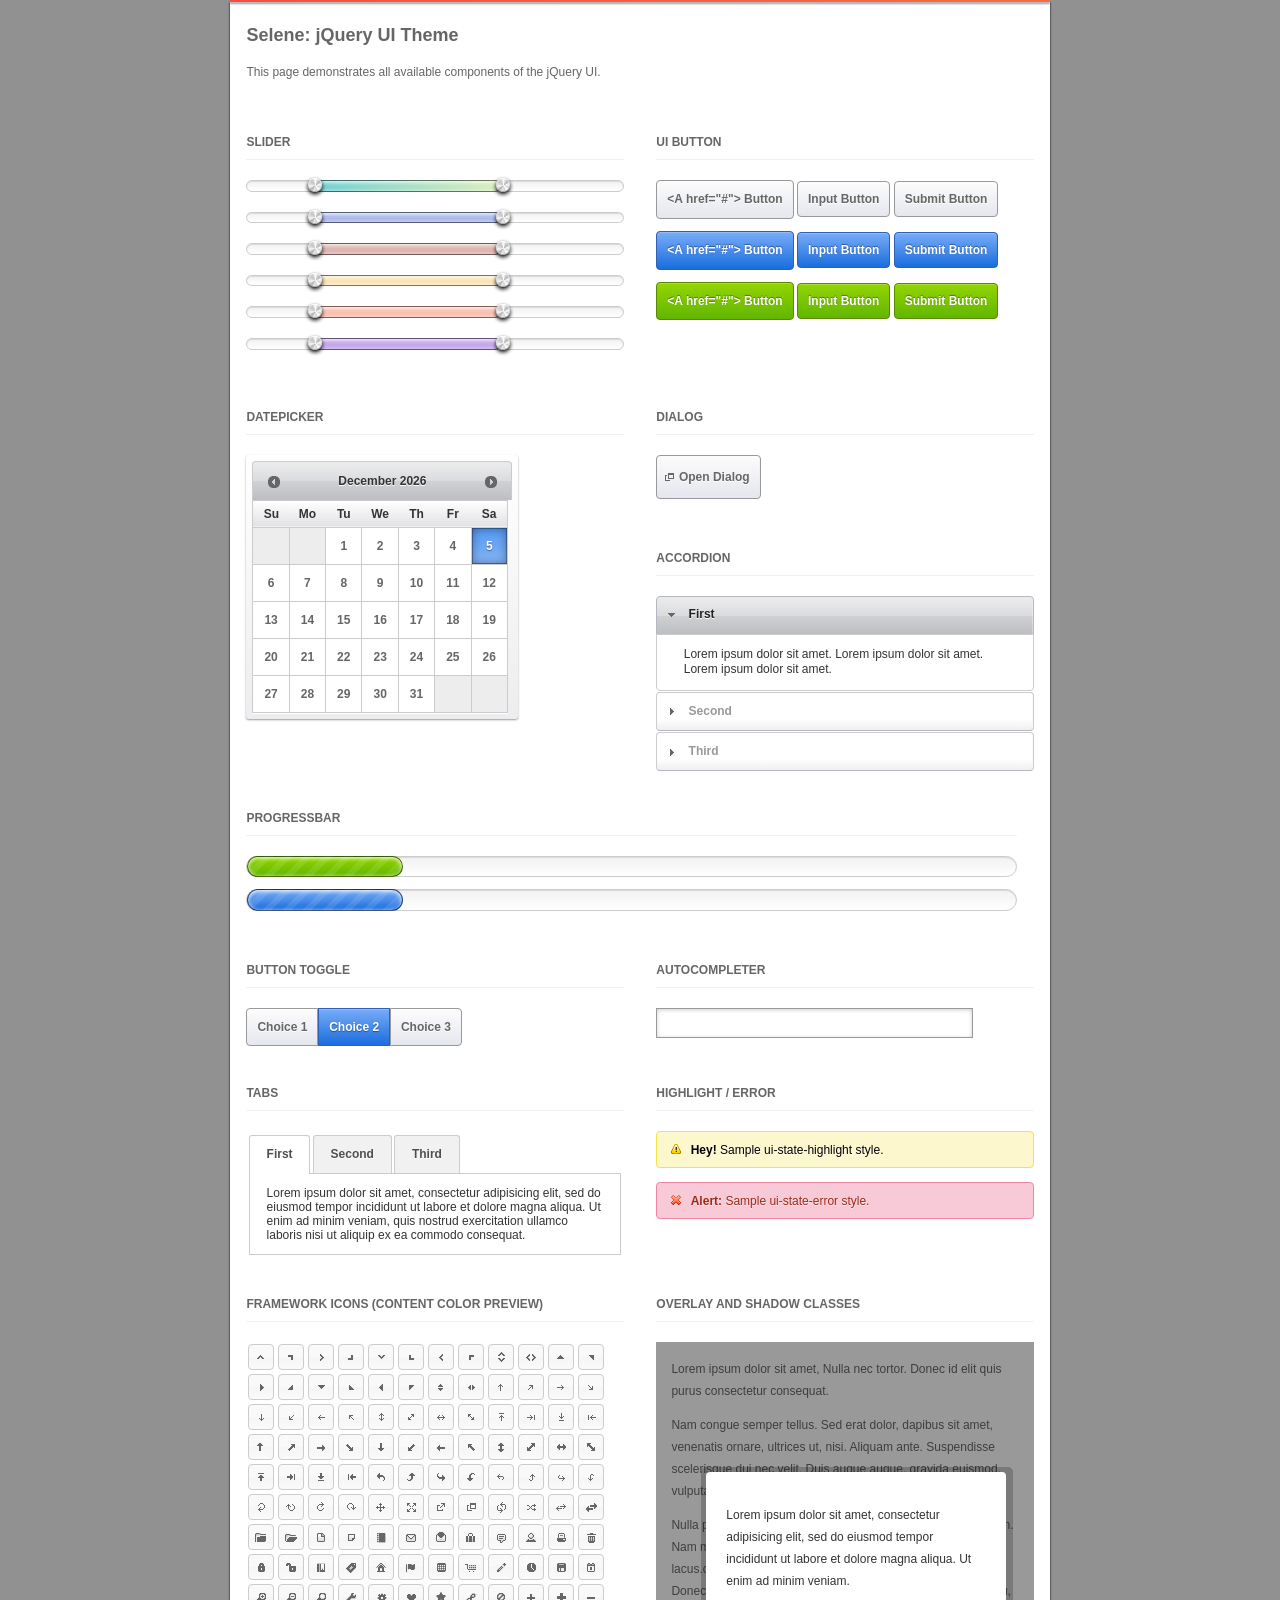
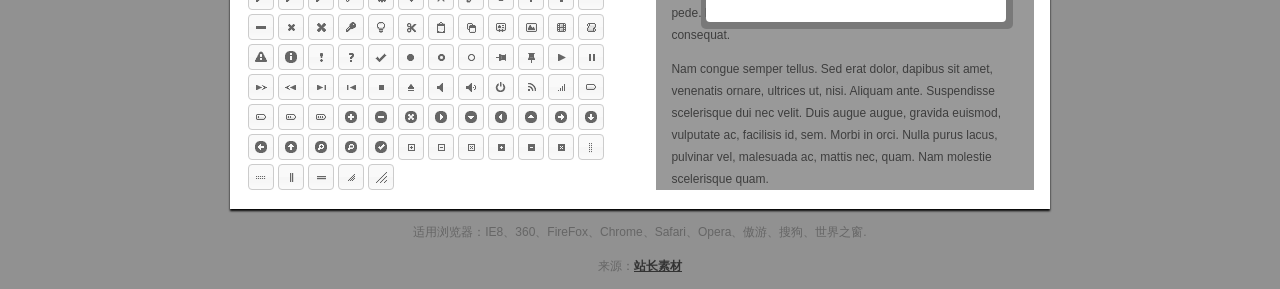
<file: lib/jquery/插件/JQuery UI/themes/Selene/index.html>
<!DOCTYPE html>
<html>
<head>
<meta http-equiv="Content-Type" content="text/html; charset=gb2312" />
<title>jQuery UI���߷������ - վ���ز�</title>
<script type="text/javascript" src="js/html5.js"></script>
<script type="text/javascript" src="js/jquery.min.js"></script>
<script type="text/javascript" src="js/jquery-ui.min.js"></script>
		<script type="text/javascript">
			$(function(){
				
				// Autocomplete
				var countryList = ["Afghanistan", "Albania", "Algeria", "Andorra", "Angola", "Antarctica", "Antigua and Barbuda", "Argentina", "Armenia", "Australia", "Austria", "Azerbaijan", "Bahamas", "Bahrain", "Bangladesh", "Barbados", "Belarus", "Belgium", "Belize", "Benin", "Bermuda", "Bhutan", "Bolivia", "Bosnia and Herzegovina", "Botswana", "Brazil", "Brunei", "Bulgaria", "Burkina Faso", "Burma", "Burundi", "Cambodia", "Cameroon", "Canada", "Cape Verde", "Central African Republic", "Chad", "Chile", "China", "Colombia", "Comoros", "Congo, Democratic Republic", "Congo, Republic of the", "Costa Rica", "Cote d'Ivoire", "Croatia", "Cuba", "Cyprus", "Czech Republic", "Denmark", "Djibouti", "Dominica", "Dominican Republic", "East Timor", "Ecuador", "Egypt", "El Salvador", "Equatorial Guinea", "Eritrea", "Estonia", "Ethiopia", "Fiji", "Finland", "France", "Gabon", "Gambia", "Georgia", "Germany", "Ghana", "Greece", "Greenland", "Grenada", "Guatemala", "Guinea", "Guinea-Bissau", "Guyana", "Haiti", "Honduras", "Hong Kong", "Hungary", "Iceland", "India", "Indonesia", "Iran", "Iraq", "Ireland", "Israel", "Italy", "Jamaica", "Japan", "Jordan", "Kazakhstan", "Kenya", "Kiribati", "Korea, North", "Korea, South", "Kuwait", "Kyrgyzstan", "Laos", "Latvia", "Lebanon", "Lesotho", "Liberia", "Libya", "Liechtenstein", "Lithuania", "Luxembourg", "Macedonia", "Madagascar", "Malawi", "Malaysia", "Maldives", "Mali", "Malta", "Marshall Islands", "Mauritania", "Mauritius", "Mexico", "Micronesia", "Moldova", "Mongolia", "Morocco", "Monaco", "Mozambique", "Namibia", "Nauru", "Nepal", "Netherlands", "New Zealand", "Nicaragua", "Niger", "Nigeria", "Norway", "Oman", "Pakistan", "Panama", "Papua New Guinea", "Paraguay", "Peru", "Philippines", "Poland", "Portugal", "Qatar", "Romania", "Russia", "Rwanda", "Samoa", "San Marino", " Sao Tome", "Saudi Arabia", "Senegal", "Serbia and Montenegro", "Seychelles", "Sierra Leone", "Singapore", "Slovakia", "Slovenia", "Solomon Islands", "Somalia", "South Africa", "Spain", "Sri Lanka", "Sudan", "Suriname", "Swaziland", "Sweden", "Switzerland", "Syria", "Taiwan", "Tajikistan", "Tanzania", "Thailand", "Togo", "Tonga", "Trinidad and Tobago", "Tunisia", "Turkey", "Turkmenistan", "Uganda", "Ukraine", "United Arab Emirates", "United Kingdom", "United States", "Uruguay", "Uzbekistan", "Vanuatu", "Venezuela", "Vietnam", "Yemen", "Zambia", "Zimbabwe"];
				$("#countries").autocomplete({
					source: countryList
				});
				

				// Accordion
				$("#accordion").accordion({ header: "h3" });
			
				// Buttons
				$(".buttons").button();
				
				// Button Set
				$("#radio1").buttonset();
				
				// Tabs
				$('#tabs').tabs();

				// Dialog			
				$('#dialog').dialog({
					autoOpen: false,
					width: 600,
					modal: true,
					buttons: {
						"Ok": function() { 
							$(this).dialog("close"); 
						}, 
						"Cancel": function() { 
							$(this).dialog("close"); 
						} 
					}
				});
				
				// Dialog Link
				$('#dialog_link').click(function(){
					$('#dialog').dialog('open');
					return false;
				});

				// Datepicker
				$('#datepicker').datepicker({
					inline: true
				});
				
				// Slider
				$('.slider').slider({
					range: true,
					values: [17, 67]
				});
				
				// Progressbar
				$(".progressbar").progressbar({
					value: 20 
				});
				
				//hover states on the static widgets
				$('#dialog_link, ul#icons li').hover(
					function() { $(this).addClass('ui-state-hover'); }, 
					function() { $(this).removeClass('ui-state-hover'); }
				);
				
			});
		</script>
		<link type="text/css" href="css/ui-selene/jquery-ui-1.8.17.custom.css" rel="stylesheet" />	
		
		<link rel="stylesheet" href="site/css/master.css" type="text/css" media="screen" title="no title" charset="utf-8">

	</head>
	<body>

	<div class="container">
		

		
		<div class="content">
			<header>
				<div class="color-line">

				</div>


			</header>
			
			
				<div class="space">
					<h2>Selene: jQuery UI Theme</h2>
					
					<p>This page demonstrates all available components of the jQuery UI.</p>
				</div>
							
				<div class="component">
					<!-- Slider -->
					<h2 class="demoHeaders">Slider</h2>
					<div class="slider"></div>
					<div class="slider blue"></div>
					<div class="slider red"></div>
					<div class="slider yellow"></div>
					<div class="slider orange"></div>
					<div class="slider violet"></div>
				</div><!-- .component -->

				<div class="component">
					<!-- Button -->
					<h2 class="demoHeaders">UI Button</h2>	
					<p>
						<a   class="buttons"id="linkButton" href="#">&lt;A href="#"&gt; Button</a>		
						<input class="buttons" type="button" id="inputButton" value="Input Button" />
						<input class="buttons" type="submit" id="submitButton" value="Submit Button" />
					</p>

					<p>
						<a     class="buttons ui-button-blue"id="linkButton" href="#">&lt;A href="#"&gt; Button</a>		
						<input class="buttons ui-button-blue" type="button" id="inputButton" value="Input Button" />
						<input class="buttons ui-button-blue" type="submit" id="submitButton" value="Submit Button" />
					</p>

					<p>
						<a     class="buttons ui-button-green"id="linkButton" href="#">&lt;A href="#"&gt; Button</a>		
						<input class="buttons ui-button-green" type="button" id="inputButton" value="Input Button" />
						<input class="buttons ui-button-green" type="submit" id="submitButton" value="Submit Button" />
					</p>
				</div><!-- .component -->
				
				<div class="clear"></div>
				
				<div class="component" style="height: 400px">
					<!-- Datepicker -->
					<h2 class="demoHeaders">Datepicker</h2>
					<div id="datepicker"></div>
				</div><!-- .component -->

				
				<div class="component">
					<!-- Dialog NOTE: Dialog is not generated by UI in this demo so it can be visually styled in themeroller-->
					<h2 class="demoHeaders">Dialog</h2>
					<p><a href="#" id="dialog_link" class="ui-button ui-state-default ui-corner-all"><span class="ui-icon ui-icon-newwin"></span>Open Dialog</a></p>
					
					<div id="dialog" title="Dialog Title">
						<p>Lorem ipsum dolor sit amet, consectetur adipisicing elit, sed do eiusmod tempor incididunt ut labore et dolore magna aliqua. Ut enim ad minim veniam, quis nostrud exercitation ullamco laboris nisi ut aliquip ex ea commodo consequat.</p>
					</div>
				</div><!-- .component -->
				<div class="component">
					<h2 class="demoHeaders">Accordion</h2>
					<div id="accordion">
						<div>
							<h3><a href="#">First</a></h3>
							<div>Lorem ipsum dolor sit amet. Lorem ipsum dolor sit amet. Lorem ipsum dolor sit amet.</div>
						</div>
						<div>
							<h3><a href="#">Second</a></h3>
							<div>Phasellus mattis tincidunt nibh.</div>
						</div>
						<div>
							<h3><a href="#">Third</a></h3>
							<div>Nam dui erat, auctor a, dignissim quis.</div>
						</div>
					</div>
					<!-- .accordion -->
				</div><!-- .component -->
				
				

				
				<div class="clear">
					
				</div>
				
				<div class="component" style="width: 94%">
					<!-- Progressbar -->
					<h2 class="demoHeaders">Progressbar</h2>	
					<p><div class="progressbar"></div></p>
					<p><div class="progressbar blue"></div></p>
				</div><!-- .component -->
				
				<div class="clear">
					
				</div>
				


				
				
				<div class="component">
					<h2 class="demoHeaders">Button Toggle</h2>	
						<div id="radio1">
							<input type="radio" id="radio1" name="radio" /><label for="radio1">Choice 1</label>
							<input type="radio" id="radio2" name="radio" checked="checked" /><label for="radio2">Choice 2</label>
							<input type="radio" id="radio3" name="radio" /><label for="radio3">Choice 3</label>
						</div>
				</div><!-- .component -->
				
				
				<div class="component">
					<!-- Autocompleter -->
					<h2 class="demoHeaders">Autocompleter</h2>
					<input type="text" class="text" id="countries" />
				</div>
				
				
				<div class="clear">
					
				</div>
				


				
				<div class="component">
					<!-- Tabs -->
					<h2 class="demoHeaders">Tabs</h2>
					<div id="tabs">
						<ul>
							<li><a href="#tabs-1">First</a></li>
							<li><a href="#tabs-2">Second</a></li>
							<li><a href="#tabs-3">Third</a></li>
						</ul>
						<div id="tabs-1">Lorem ipsum dolor sit amet, consectetur adipisicing elit, sed do eiusmod tempor incididunt ut labore et dolore magna aliqua. Ut enim ad minim veniam, quis nostrud exercitation ullamco laboris nisi ut aliquip ex ea commodo consequat.</div>
						<div id="tabs-2">Phasellus mattis tincidunt nibh. Cras orci urna, blandit id, pretium vel, aliquet ornare, felis. Maecenas scelerisque sem non nisl. Fusce sed lorem in enim dictum bibendum.</div>
						<div id="tabs-3">Nam dui erat, auctor a, dignissim quis, sollicitudin eu, felis. Pellentesque nisi urna, interdum eget, sagittis et, consequat vestibulum, lacus. Mauris porttitor ullamcorper augue.</div>
					</div>
				</div><!-- .component -->

				

				<div class="component">
					<!-- Highlight / Error -->
					<h2 class="demoHeaders">Highlight / Error</h2>
					<div class="ui-widget">
						<div class="ui-state-highlight ui-corner-all"> 
							<p><span class="ui-icon ui-icon-info"></span>
							<strong>Hey!</strong> Sample ui-state-highlight style.</p>
						</div>
					</div>
					<br/>
					<div class="ui-widget">
						<div class="ui-state-error ui-corner-all"> 
							<p><span class="ui-icon ui-icon-alert"></span> 
							<strong>Alert:</strong> Sample ui-state-error style.</p>
						</div>
					</div>
				</div><!-- .component -->
				

				


				
				<div class="clear">
					
				</div>

				<div class="component">
					<h2 class="demoHeaders">Framework Icons (content color preview)</h2>
					<ul id="icons" class="ui-widget ui-helper-clearfix">

					<li class="ui-state-default ui-corner-all" title=".ui-icon-carat-1-n"><span class="ui-icon ui-icon-carat-1-n"></span></li>
					<li class="ui-state-default ui-corner-all" title=".ui-icon-carat-1-ne"><span class="ui-icon ui-icon-carat-1-ne"></span></li>
					<li class="ui-state-default ui-corner-all" title=".ui-icon-carat-1-e"><span class="ui-icon ui-icon-carat-1-e"></span></li>

					<li class="ui-state-default ui-corner-all" title=".ui-icon-carat-1-se"><span class="ui-icon ui-icon-carat-1-se"></span></li>
					<li class="ui-state-default ui-corner-all" title=".ui-icon-carat-1-s"><span class="ui-icon ui-icon-carat-1-s"></span></li>
					<li class="ui-state-default ui-corner-all" title=".ui-icon-carat-1-sw"><span class="ui-icon ui-icon-carat-1-sw"></span></li>
					<li class="ui-state-default ui-corner-all" title=".ui-icon-carat-1-w"><span class="ui-icon ui-icon-carat-1-w"></span></li>
					<li class="ui-state-default ui-corner-all" title=".ui-icon-carat-1-nw"><span class="ui-icon ui-icon-carat-1-nw"></span></li>
					<li class="ui-state-default ui-corner-all" title=".ui-icon-carat-2-n-s"><span class="ui-icon ui-icon-carat-2-n-s"></span></li>
					<li class="ui-state-default ui-corner-all" title=".ui-icon-carat-2-e-w"><span class="ui-icon ui-icon-carat-2-e-w"></span></li>
					<li class="ui-state-default ui-corner-all" title=".ui-icon-triangle-1-n"><span class="ui-icon ui-icon-triangle-1-n"></span></li>
					<li class="ui-state-default ui-corner-all" title=".ui-icon-triangle-1-ne"><span class="ui-icon ui-icon-triangle-1-ne"></span></li>

					<li class="ui-state-default ui-corner-all" title=".ui-icon-triangle-1-e"><span class="ui-icon ui-icon-triangle-1-e"></span></li>
					<li class="ui-state-default ui-corner-all" title=".ui-icon-triangle-1-se"><span class="ui-icon ui-icon-triangle-1-se"></span></li>
					<li class="ui-state-default ui-corner-all" title=".ui-icon-triangle-1-s"><span class="ui-icon ui-icon-triangle-1-s"></span></li>
					<li class="ui-state-default ui-corner-all" title=".ui-icon-triangle-1-sw"><span class="ui-icon ui-icon-triangle-1-sw"></span></li>
					<li class="ui-state-default ui-corner-all" title=".ui-icon-triangle-1-w"><span class="ui-icon ui-icon-triangle-1-w"></span></li>
					<li class="ui-state-default ui-corner-all" title=".ui-icon-triangle-1-nw"><span class="ui-icon ui-icon-triangle-1-nw"></span></li>
					<li class="ui-state-default ui-corner-all" title=".ui-icon-triangle-2-n-s"><span class="ui-icon ui-icon-triangle-2-n-s"></span></li>
					<li class="ui-state-default ui-corner-all" title=".ui-icon-triangle-2-e-w"><span class="ui-icon ui-icon-triangle-2-e-w"></span></li>
					<li class="ui-state-default ui-corner-all" title=".ui-icon-arrow-1-n"><span class="ui-icon ui-icon-arrow-1-n"></span></li>

					<li class="ui-state-default ui-corner-all" title=".ui-icon-arrow-1-ne"><span class="ui-icon ui-icon-arrow-1-ne"></span></li>
					<li class="ui-state-default ui-corner-all" title=".ui-icon-arrow-1-e"><span class="ui-icon ui-icon-arrow-1-e"></span></li>
					<li class="ui-state-default ui-corner-all" title=".ui-icon-arrow-1-se"><span class="ui-icon ui-icon-arrow-1-se"></span></li>
					<li class="ui-state-default ui-corner-all" title=".ui-icon-arrow-1-s"><span class="ui-icon ui-icon-arrow-1-s"></span></li>
					<li class="ui-state-default ui-corner-all" title=".ui-icon-arrow-1-sw"><span class="ui-icon ui-icon-arrow-1-sw"></span></li>
					<li class="ui-state-default ui-corner-all" title=".ui-icon-arrow-1-w"><span class="ui-icon ui-icon-arrow-1-w"></span></li>
					<li class="ui-state-default ui-corner-all" title=".ui-icon-arrow-1-nw"><span class="ui-icon ui-icon-arrow-1-nw"></span></li>
					<li class="ui-state-default ui-corner-all" title=".ui-icon-arrow-2-n-s"><span class="ui-icon ui-icon-arrow-2-n-s"></span></li>
					<li class="ui-state-default ui-corner-all" title=".ui-icon-arrow-2-ne-sw"><span class="ui-icon ui-icon-arrow-2-ne-sw"></span></li>

					<li class="ui-state-default ui-corner-all" title=".ui-icon-arrow-2-e-w"><span class="ui-icon ui-icon-arrow-2-e-w"></span></li>
					<li class="ui-state-default ui-corner-all" title=".ui-icon-arrow-2-se-nw"><span class="ui-icon ui-icon-arrow-2-se-nw"></span></li>
					<li class="ui-state-default ui-corner-all" title=".ui-icon-arrowstop-1-n"><span class="ui-icon ui-icon-arrowstop-1-n"></span></li>
					<li class="ui-state-default ui-corner-all" title=".ui-icon-arrowstop-1-e"><span class="ui-icon ui-icon-arrowstop-1-e"></span></li>
					<li class="ui-state-default ui-corner-all" title=".ui-icon-arrowstop-1-s"><span class="ui-icon ui-icon-arrowstop-1-s"></span></li>
					<li class="ui-state-default ui-corner-all" title=".ui-icon-arrowstop-1-w"><span class="ui-icon ui-icon-arrowstop-1-w"></span></li>
					<li class="ui-state-default ui-corner-all" title=".ui-icon-arrowthick-1-n"><span class="ui-icon ui-icon-arrowthick-1-n"></span></li>
					<li class="ui-state-default ui-corner-all" title=".ui-icon-arrowthick-1-ne"><span class="ui-icon ui-icon-arrowthick-1-ne"></span></li>
					<li class="ui-state-default ui-corner-all" title=".ui-icon-arrowthick-1-e"><span class="ui-icon ui-icon-arrowthick-1-e"></span></li>

					<li class="ui-state-default ui-corner-all" title=".ui-icon-arrowthick-1-se"><span class="ui-icon ui-icon-arrowthick-1-se"></span></li>
					<li class="ui-state-default ui-corner-all" title=".ui-icon-arrowthick-1-s"><span class="ui-icon ui-icon-arrowthick-1-s"></span></li>
					<li class="ui-state-default ui-corner-all" title=".ui-icon-arrowthick-1-sw"><span class="ui-icon ui-icon-arrowthick-1-sw"></span></li>
					<li class="ui-state-default ui-corner-all" title=".ui-icon-arrowthick-1-w"><span class="ui-icon ui-icon-arrowthick-1-w"></span></li>
					<li class="ui-state-default ui-corner-all" title=".ui-icon-arrowthick-1-nw"><span class="ui-icon ui-icon-arrowthick-1-nw"></span></li>
					<li class="ui-state-default ui-corner-all" title=".ui-icon-arrowthick-2-n-s"><span class="ui-icon ui-icon-arrowthick-2-n-s"></span></li>
					<li class="ui-state-default ui-corner-all" title=".ui-icon-arrowthick-2-ne-sw"><span class="ui-icon ui-icon-arrowthick-2-ne-sw"></span></li>
					<li class="ui-state-default ui-corner-all" title=".ui-icon-arrowthick-2-e-w"><span class="ui-icon ui-icon-arrowthick-2-e-w"></span></li>
					<li class="ui-state-default ui-corner-all" title=".ui-icon-arrowthick-2-se-nw"><span class="ui-icon ui-icon-arrowthick-2-se-nw"></span></li>

					<li class="ui-state-default ui-corner-all" title=".ui-icon-arrowthickstop-1-n"><span class="ui-icon ui-icon-arrowthickstop-1-n"></span></li>
					<li class="ui-state-default ui-corner-all" title=".ui-icon-arrowthickstop-1-e"><span class="ui-icon ui-icon-arrowthickstop-1-e"></span></li>
					<li class="ui-state-default ui-corner-all" title=".ui-icon-arrowthickstop-1-s"><span class="ui-icon ui-icon-arrowthickstop-1-s"></span></li>
					<li class="ui-state-default ui-corner-all" title=".ui-icon-arrowthickstop-1-w"><span class="ui-icon ui-icon-arrowthickstop-1-w"></span></li>
					<li class="ui-state-default ui-corner-all" title=".ui-icon-arrowreturnthick-1-w"><span class="ui-icon ui-icon-arrowreturnthick-1-w"></span></li>
					<li class="ui-state-default ui-corner-all" title=".ui-icon-arrowreturnthick-1-n"><span class="ui-icon ui-icon-arrowreturnthick-1-n"></span></li>
					<li class="ui-state-default ui-corner-all" title=".ui-icon-arrowreturnthick-1-e"><span class="ui-icon ui-icon-arrowreturnthick-1-e"></span></li>
					<li class="ui-state-default ui-corner-all" title=".ui-icon-arrowreturnthick-1-s"><span class="ui-icon ui-icon-arrowreturnthick-1-s"></span></li>
					<li class="ui-state-default ui-corner-all" title=".ui-icon-arrowreturn-1-w"><span class="ui-icon ui-icon-arrowreturn-1-w"></span></li>

					<li class="ui-state-default ui-corner-all" title=".ui-icon-arrowreturn-1-n"><span class="ui-icon ui-icon-arrowreturn-1-n"></span></li>
					<li class="ui-state-default ui-corner-all" title=".ui-icon-arrowreturn-1-e"><span class="ui-icon ui-icon-arrowreturn-1-e"></span></li>
					<li class="ui-state-default ui-corner-all" title=".ui-icon-arrowreturn-1-s"><span class="ui-icon ui-icon-arrowreturn-1-s"></span></li>
					<li class="ui-state-default ui-corner-all" title=".ui-icon-arrowrefresh-1-w"><span class="ui-icon ui-icon-arrowrefresh-1-w"></span></li>
					<li class="ui-state-default ui-corner-all" title=".ui-icon-arrowrefresh-1-n"><span class="ui-icon ui-icon-arrowrefresh-1-n"></span></li>
					<li class="ui-state-default ui-corner-all" title=".ui-icon-arrowrefresh-1-e"><span class="ui-icon ui-icon-arrowrefresh-1-e"></span></li>
					<li class="ui-state-default ui-corner-all" title=".ui-icon-arrowrefresh-1-s"><span class="ui-icon ui-icon-arrowrefresh-1-s"></span></li>
					<li class="ui-state-default ui-corner-all" title=".ui-icon-arrow-4"><span class="ui-icon ui-icon-arrow-4"></span></li>
					<li class="ui-state-default ui-corner-all" title=".ui-icon-arrow-4-diag"><span class="ui-icon ui-icon-arrow-4-diag"></span></li>

					<li class="ui-state-default ui-corner-all" title=".ui-icon-extlink"><span class="ui-icon ui-icon-extlink"></span></li>
					<li class="ui-state-default ui-corner-all" title=".ui-icon-newwin"><span class="ui-icon ui-icon-newwin"></span></li>
					<li class="ui-state-default ui-corner-all" title=".ui-icon-refresh"><span class="ui-icon ui-icon-refresh"></span></li>
					<li class="ui-state-default ui-corner-all" title=".ui-icon-shuffle"><span class="ui-icon ui-icon-shuffle"></span></li>
					<li class="ui-state-default ui-corner-all" title=".ui-icon-transfer-e-w"><span class="ui-icon ui-icon-transfer-e-w"></span></li>
					<li class="ui-state-default ui-corner-all" title=".ui-icon-transferthick-e-w"><span class="ui-icon ui-icon-transferthick-e-w"></span></li>
					<li class="ui-state-default ui-corner-all" title=".ui-icon-folder-collapsed"><span class="ui-icon ui-icon-folder-collapsed"></span></li>
					<li class="ui-state-default ui-corner-all" title=".ui-icon-folder-open"><span class="ui-icon ui-icon-folder-open"></span></li>
					<li class="ui-state-default ui-corner-all" title=".ui-icon-document"><span class="ui-icon ui-icon-document"></span></li>

					<li class="ui-state-default ui-corner-all" title=".ui-icon-document-b"><span class="ui-icon ui-icon-document-b"></span></li>
					<li class="ui-state-default ui-corner-all" title=".ui-icon-note"><span class="ui-icon ui-icon-note"></span></li>
					<li class="ui-state-default ui-corner-all" title=".ui-icon-mail-closed"><span class="ui-icon ui-icon-mail-closed"></span></li>
					<li class="ui-state-default ui-corner-all" title=".ui-icon-mail-open"><span class="ui-icon ui-icon-mail-open"></span></li>
					<li class="ui-state-default ui-corner-all" title=".ui-icon-suitcase"><span class="ui-icon ui-icon-suitcase"></span></li>
					<li class="ui-state-default ui-corner-all" title=".ui-icon-comment"><span class="ui-icon ui-icon-comment"></span></li>
					<li class="ui-state-default ui-corner-all" title=".ui-icon-person"><span class="ui-icon ui-icon-person"></span></li>
					<li class="ui-state-default ui-corner-all" title=".ui-icon-print"><span class="ui-icon ui-icon-print"></span></li>
					<li class="ui-state-default ui-corner-all" title=".ui-icon-trash"><span class="ui-icon ui-icon-trash"></span></li>

					<li class="ui-state-default ui-corner-all" title=".ui-icon-locked"><span class="ui-icon ui-icon-locked"></span></li>
					<li class="ui-state-default ui-corner-all" title=".ui-icon-unlocked"><span class="ui-icon ui-icon-unlocked"></span></li>
					<li class="ui-state-default ui-corner-all" title=".ui-icon-bookmark"><span class="ui-icon ui-icon-bookmark"></span></li>
					<li class="ui-state-default ui-corner-all" title=".ui-icon-tag"><span class="ui-icon ui-icon-tag"></span></li>
					<li class="ui-state-default ui-corner-all" title=".ui-icon-home"><span class="ui-icon ui-icon-home"></span></li>
					<li class="ui-state-default ui-corner-all" title=".ui-icon-flag"><span class="ui-icon ui-icon-flag"></span></li>
					<li class="ui-state-default ui-corner-all" title=".ui-icon-calculator"><span class="ui-icon ui-icon-calculator"></span></li>
					<li class="ui-state-default ui-corner-all" title=".ui-icon-cart"><span class="ui-icon ui-icon-cart"></span></li>
					<li class="ui-state-default ui-corner-all" title=".ui-icon-pencil"><span class="ui-icon ui-icon-pencil"></span></li>

					<li class="ui-state-default ui-corner-all" title=".ui-icon-clock"><span class="ui-icon ui-icon-clock"></span></li>
					<li class="ui-state-default ui-corner-all" title=".ui-icon-disk"><span class="ui-icon ui-icon-disk"></span></li>
					<li class="ui-state-default ui-corner-all" title=".ui-icon-calendar"><span class="ui-icon ui-icon-calendar"></span></li>
					<li class="ui-state-default ui-corner-all" title=".ui-icon-zoomin"><span class="ui-icon ui-icon-zoomin"></span></li>
					<li class="ui-state-default ui-corner-all" title=".ui-icon-zoomout"><span class="ui-icon ui-icon-zoomout"></span></li>
					<li class="ui-state-default ui-corner-all" title=".ui-icon-search"><span class="ui-icon ui-icon-search"></span></li>
					<li class="ui-state-default ui-corner-all" title=".ui-icon-wrench"><span class="ui-icon ui-icon-wrench"></span></li>
					<li class="ui-state-default ui-corner-all" title=".ui-icon-gear"><span class="ui-icon ui-icon-gear"></span></li>
					<li class="ui-state-default ui-corner-all" title=".ui-icon-heart"><span class="ui-icon ui-icon-heart"></span></li>

					<li class="ui-state-default ui-corner-all" title=".ui-icon-star"><span class="ui-icon ui-icon-star"></span></li>
					<li class="ui-state-default ui-corner-all" title=".ui-icon-link"><span class="ui-icon ui-icon-link"></span></li>
					<li class="ui-state-default ui-corner-all" title=".ui-icon-cancel"><span class="ui-icon ui-icon-cancel"></span></li>
					<li class="ui-state-default ui-corner-all" title=".ui-icon-plus"><span class="ui-icon ui-icon-plus"></span></li>
					<li class="ui-state-default ui-corner-all" title=".ui-icon-plusthick"><span class="ui-icon ui-icon-plusthick"></span></li>
					<li class="ui-state-default ui-corner-all" title=".ui-icon-minus"><span class="ui-icon ui-icon-minus"></span></li>
					<li class="ui-state-default ui-corner-all" title=".ui-icon-minusthick"><span class="ui-icon ui-icon-minusthick"></span></li>
					<li class="ui-state-default ui-corner-all" title=".ui-icon-close"><span class="ui-icon ui-icon-close"></span></li>
					<li class="ui-state-default ui-corner-all" title=".ui-icon-closethick"><span class="ui-icon ui-icon-closethick"></span></li>

					<li class="ui-state-default ui-corner-all" title=".ui-icon-key"><span class="ui-icon ui-icon-key"></span></li>
					<li class="ui-state-default ui-corner-all" title=".ui-icon-lightbulb"><span class="ui-icon ui-icon-lightbulb"></span></li>
					<li class="ui-state-default ui-corner-all" title=".ui-icon-scissors"><span class="ui-icon ui-icon-scissors"></span></li>
					<li class="ui-state-default ui-corner-all" title=".ui-icon-clipboard"><span class="ui-icon ui-icon-clipboard"></span></li>
					<li class="ui-state-default ui-corner-all" title=".ui-icon-copy"><span class="ui-icon ui-icon-copy"></span></li>
					<li class="ui-state-default ui-corner-all" title=".ui-icon-contact"><span class="ui-icon ui-icon-contact"></span></li>
					<li class="ui-state-default ui-corner-all" title=".ui-icon-image"><span class="ui-icon ui-icon-image"></span></li>
					<li class="ui-state-default ui-corner-all" title=".ui-icon-video"><span class="ui-icon ui-icon-video"></span></li>
					<li class="ui-state-default ui-corner-all" title=".ui-icon-script"><span class="ui-icon ui-icon-script"></span></li>
					<li class="ui-state-default ui-corner-all" title=".ui-icon-alert"><span class="ui-icon ui-icon-alert"></span></li>

					<li class="ui-state-default ui-corner-all" title=".ui-icon-info"><span class="ui-icon ui-icon-info"></span></li>
					<li class="ui-state-default ui-corner-all" title=".ui-icon-notice"><span class="ui-icon ui-icon-notice"></span></li>
					<li class="ui-state-default ui-corner-all" title=".ui-icon-help"><span class="ui-icon ui-icon-help"></span></li>
					<li class="ui-state-default ui-corner-all" title=".ui-icon-check"><span class="ui-icon ui-icon-check"></span></li>
					<li class="ui-state-default ui-corner-all" title=".ui-icon-bullet"><span class="ui-icon ui-icon-bullet"></span></li>
					<li class="ui-state-default ui-corner-all" title=".ui-icon-radio-off"><span class="ui-icon ui-icon-radio-off"></span></li>
					<li class="ui-state-default ui-corner-all" title=".ui-icon-radio-on"><span class="ui-icon ui-icon-radio-on"></span></li>
					<li class="ui-state-default ui-corner-all" title=".ui-icon-pin-w"><span class="ui-icon ui-icon-pin-w"></span></li>
					<li class="ui-state-default ui-corner-all" title=".ui-icon-pin-s"><span class="ui-icon ui-icon-pin-s"></span></li>
					<li class="ui-state-default ui-corner-all" title=".ui-icon-play"><span class="ui-icon ui-icon-play"></span></li>
					<li class="ui-state-default ui-corner-all" title=".ui-icon-pause"><span class="ui-icon ui-icon-pause"></span></li>

					<li class="ui-state-default ui-corner-all" title=".ui-icon-seek-next"><span class="ui-icon ui-icon-seek-next"></span></li>
					<li class="ui-state-default ui-corner-all" title=".ui-icon-seek-prev"><span class="ui-icon ui-icon-seek-prev"></span></li>
					<li class="ui-state-default ui-corner-all" title=".ui-icon-seek-end"><span class="ui-icon ui-icon-seek-end"></span></li>
					<li class="ui-state-default ui-corner-all" title=".ui-icon-seek-first"><span class="ui-icon ui-icon-seek-first"></span></li>
					<li class="ui-state-default ui-corner-all" title=".ui-icon-stop"><span class="ui-icon ui-icon-stop"></span></li>
					<li class="ui-state-default ui-corner-all" title=".ui-icon-eject"><span class="ui-icon ui-icon-eject"></span></li>
					<li class="ui-state-default ui-corner-all" title=".ui-icon-volume-off"><span class="ui-icon ui-icon-volume-off"></span></li>
					<li class="ui-state-default ui-corner-all" title=".ui-icon-volume-on"><span class="ui-icon ui-icon-volume-on"></span></li>
					<li class="ui-state-default ui-corner-all" title=".ui-icon-power"><span class="ui-icon ui-icon-power"></span></li>

					<li class="ui-state-default ui-corner-all" title=".ui-icon-signal-diag"><span class="ui-icon ui-icon-signal-diag"></span></li>
					<li class="ui-state-default ui-corner-all" title=".ui-icon-signal"><span class="ui-icon ui-icon-signal"></span></li>
					<li class="ui-state-default ui-corner-all" title=".ui-icon-battery-0"><span class="ui-icon ui-icon-battery-0"></span></li>
					<li class="ui-state-default ui-corner-all" title=".ui-icon-battery-1"><span class="ui-icon ui-icon-battery-1"></span></li>
					<li class="ui-state-default ui-corner-all" title=".ui-icon-battery-2"><span class="ui-icon ui-icon-battery-2"></span></li>
					<li class="ui-state-default ui-corner-all" title=".ui-icon-battery-3"><span class="ui-icon ui-icon-battery-3"></span></li>
					<li class="ui-state-default ui-corner-all" title=".ui-icon-circle-plus"><span class="ui-icon ui-icon-circle-plus"></span></li>
					<li class="ui-state-default ui-corner-all" title=".ui-icon-circle-minus"><span class="ui-icon ui-icon-circle-minus"></span></li>
					<li class="ui-state-default ui-corner-all" title=".ui-icon-circle-close"><span class="ui-icon ui-icon-circle-close"></span></li>

					<li class="ui-state-default ui-corner-all" title=".ui-icon-circle-triangle-e"><span class="ui-icon ui-icon-circle-triangle-e"></span></li>
					<li class="ui-state-default ui-corner-all" title=".ui-icon-circle-triangle-s"><span class="ui-icon ui-icon-circle-triangle-s"></span></li>
					<li class="ui-state-default ui-corner-all" title=".ui-icon-circle-triangle-w"><span class="ui-icon ui-icon-circle-triangle-w"></span></li>
					<li class="ui-state-default ui-corner-all" title=".ui-icon-circle-triangle-n"><span class="ui-icon ui-icon-circle-triangle-n"></span></li>
					<li class="ui-state-default ui-corner-all" title=".ui-icon-circle-arrow-e"><span class="ui-icon ui-icon-circle-arrow-e"></span></li>
					<li class="ui-state-default ui-corner-all" title=".ui-icon-circle-arrow-s"><span class="ui-icon ui-icon-circle-arrow-s"></span></li>
					<li class="ui-state-default ui-corner-all" title=".ui-icon-circle-arrow-w"><span class="ui-icon ui-icon-circle-arrow-w"></span></li>
					<li class="ui-state-default ui-corner-all" title=".ui-icon-circle-arrow-n"><span class="ui-icon ui-icon-circle-arrow-n"></span></li>
					<li class="ui-state-default ui-corner-all" title=".ui-icon-circle-zoomin"><span class="ui-icon ui-icon-circle-zoomin"></span></li>

					<li class="ui-state-default ui-corner-all" title=".ui-icon-circle-zoomout"><span class="ui-icon ui-icon-circle-zoomout"></span></li>
					<li class="ui-state-default ui-corner-all" title=".ui-icon-circle-check"><span class="ui-icon ui-icon-circle-check"></span></li>
					<li class="ui-state-default ui-corner-all" title=".ui-icon-circlesmall-plus"><span class="ui-icon ui-icon-circlesmall-plus"></span></li>
					<li class="ui-state-default ui-corner-all" title=".ui-icon-circlesmall-minus"><span class="ui-icon ui-icon-circlesmall-minus"></span></li>
					<li class="ui-state-default ui-corner-all" title=".ui-icon-circlesmall-close"><span class="ui-icon ui-icon-circlesmall-close"></span></li>
					<li class="ui-state-default ui-corner-all" title=".ui-icon-squaresmall-plus"><span class="ui-icon ui-icon-squaresmall-plus"></span></li>
					<li class="ui-state-default ui-corner-all" title=".ui-icon-squaresmall-minus"><span class="ui-icon ui-icon-squaresmall-minus"></span></li>
					<li class="ui-state-default ui-corner-all" title=".ui-icon-squaresmall-close"><span class="ui-icon ui-icon-squaresmall-close"></span></li>
					<li class="ui-state-default ui-corner-all" title=".ui-icon-grip-dotted-vertical"><span class="ui-icon ui-icon-grip-dotted-vertical"></span></li>

					<li class="ui-state-default ui-corner-all" title=".ui-icon-grip-dotted-horizontal"><span class="ui-icon ui-icon-grip-dotted-horizontal"></span></li>
					<li class="ui-state-default ui-corner-all" title=".ui-icon-grip-solid-vertical"><span class="ui-icon ui-icon-grip-solid-vertical"></span></li>
					<li class="ui-state-default ui-corner-all" title=".ui-icon-grip-solid-horizontal"><span class="ui-icon ui-icon-grip-solid-horizontal"></span></li>
					<li class="ui-state-default ui-corner-all" title=".ui-icon-gripsmall-diagonal-se"><span class="ui-icon ui-icon-gripsmall-diagonal-se"></span></li>
					<li class="ui-state-default ui-corner-all" title=".ui-icon-grip-diagonal-se"><span class="ui-icon ui-icon-grip-diagonal-se"></span></li>
					</ul>
				</div><!-- .component -->
				
				<div class="component">
						<h2 class="demoHeaders">Overlay and Shadow Classes</h2>
						<div style="position: relative; height: 440px; padding:1% 4%; overflow:hidden;" class="fakewindowcontain">
							<p>Lorem ipsum dolor sit amet,  Nulla nec tortor. Donec id elit quis purus consectetur consequat. </p><p>Nam congue semper tellus. Sed erat dolor, dapibus sit amet, venenatis ornare, ultrices ut, nisi. Aliquam ante. Suspendisse scelerisque dui nec velit. Duis augue augue, gravida euismod, vulputate ac, facilisis id, sem. Morbi in orci. </p><p>Nulla purus lacus, pulvinar vel, malesuada ac, mattis nec, quam. Nam molestie scelerisque quam. Nullam feugiat cursus lacus.orem ipsum dolor sit amet, consectetur adipiscing elit. Donec libero risus, commodo vitae, pharetra mollis, posuere eu, pede. Nulla nec tortor. Donec id elit quis purus consectetur consequat. </p><p>Nam congue semper tellus. Sed erat dolor, dapibus sit amet, venenatis ornare, ultrices ut, nisi. Aliquam ante. Suspendisse scelerisque dui nec velit. Duis augue augue, gravida euismod, vulputate ac, facilisis id, sem. Morbi in orci. Nulla purus lacus, pulvinar vel, malesuada ac, mattis nec, quam. Nam molestie scelerisque quam. </p><p>Nullam feugiat cursus lacus.orem ipsum dolor sit amet, consectetur adipiscing elit. Donec libero risus, commodo vitae, pharetra mollis, posuere eu, pede. Nulla nec tortor. Donec id elit quis purus consectetur consequat. Nam congue semper tellus. Sed erat dolor, dapibus sit amet, venenatis ornare, ultrices ut, nisi. Aliquam ante. </p><p>Suspendisse scelerisque dui nec velit. Duis augue augue, gravida euismod, vulputate ac, facilisis id, sem. Morbi in orci. Nulla purus lacus, pulvinar vel, malesuada ac, mattis nec, quam. Nam molestie scelerisque quam. Nullam feugiat cursus lacus.orem ipsum dolor sit amet, consectetur adipiscing elit. Donec libero risus, commodo vitae, pharetra mollis, posuere eu, pede. Nulla nec tortor. Donec id elit quis purus consectetur consequat. Nam congue semper tellus. Sed erat dolor, dapibus sit amet, venenatis ornare, ultrices ut, nisi. </p>

							<!-- ui-dialog -->
							<div class="ui-overlay"><div class="ui-widget-overlay"></div><div class="ui-widget-shadow ui-corner-all" style="width: 302px; height: 152px; position: absolute; left: 50px; top: 130px;"></div></div>
							<div style="position: absolute; width: 280px; height: 130px;left: 50px; top: 130px; padding: 10px;" class="ui-widget ui-widget-content ui-corner-all">
								<div class="ui-dialog-content ui-widget-content" style="background: none; border: 0;">
									<p>Lorem ipsum dolor sit amet, consectetur adipisicing elit, sed do eiusmod tempor incididunt ut labore et dolore magna aliqua. Ut enim ad minim veniam.</p>
								</div>
							</div>

						</div>
				</div><!-- .component -->
				
				
		</div><!-- .content -->

	</div>	
	<!-- .container -->
	<div style="text-align:center;clear:both">
<p>�����������IE8��360��FireFox��Chrome��Safari��Opera�����Ρ��ѹ�������֮��. </p>
<p>��Դ��<a href="http://sc.chinaz.com/" target="_blank">վ���ز�</a></p>
</div>
</body>
</html>
</file>
<file: lib/jquery/插件/validation/demo/css/base.css>
/**!
 * CSS Reset 全局样式
 * @author:ciaoca(小叉) <ciaoca@gmail.com>
 * @website:http://ciaoca.com
 * ------------------------------ */
html,body,div,ul,ol,li,dl,dt,dd,h1,h2,h3,h4,h5,h6,p,table,th,td,form,fieldset,legend,input,textarea,select,button,hr,blockquote,pre{margin:0;padding:0;}
h1,h2,h3,h4,h5,h6{font-size:100%;font-weight:bold;line-height:1.2;}
ul,ol,dl{list-style-type:none;}
fieldset,img{border:none;}
table{border-collapse:collapse;table-layout:fixed;empty-cells:show;}
caption,th{text-align:left;font-weight:normal;}
address,caption,cite,code,dfn,th{font-style:normal;font-weight:normal;}
input,select,textarea,button{font-family:Tahoma,Arial,'\5fae\8f6f\96c5\9ed1',sans-serif;font-size:100%;vertical-align:baseline;*vertical-align:middle;}
textarea{vertical-align:top;}
img{vertical-align:middle;}
em,i{font-style:normal;}
ins{text-decoration:underline;}
del{text-decoration:line-through;}
q:before,q:after{content:'';}
hr{margin:4px 0;border:none;border-top:1px solid #ccc;border-bottom:1px solid #fff;_display:block;_margin:-5px 0;_font-size:0;_line-height:0;}
html{overflow-y:scroll;}
body{color:#333;font:14px/1.7 Tahoma,Arial,'\5fae\8f6f\96c5\9ed1',sans-serif;}

/* 浮动 */
.left{float:left;}
.right{float:right;}
.clearfix{zoom:1;}
.clearfix:after{content:'';visibility:hidden;display:block;clear:both;height:0;font-size:0;}

/* 文字隐藏、溢出 */
.hidetext{overflow:hidden;text-indent:100%;white-space:nowrap;}
.ellitext{overflow:hidden;text-overflow:ellipsis;white-space:nowrap;}


/**
 * 链接样式
 * ------------------------------ */
a,a:hover{color:#333;text-decoration:none;}

a.link,a.link:hover{text-decoration:none;}
a.link:hover{color:inherit;opacity:0.8;}
a.link.blue,a.link.blue:hover{color:#4a89dc;}
a.link.green,a.link.green:hover{color:#8cc152;}
a.link.red,a.link.red:hover{color:#da4453;}
a.link.orange,a.link.orange:hover{color:#e9573f;}
a.link.yellow,a.link.yellow:hover{color:#f6bb42;}
a.link.purple,a.link.purple:hover{color:#967adc;}
a.link.pink,a.link.pink:hover{color:#d770ad;}
a.link.gray,a.link.gray:hover{color:#aaa;}
a.link.lightgray,a.link.lightgray:hover{color:#ccc;}
a.link.mediumgray,a.link.mediumgray:hover{color:#888;}
a.link.darkgray,a.link.darkgray:hover{color:#555;}
a.link.white,a.link.white:hover{color:#fff;}

a.und,a.und:hover{text-decoration:underline;}
a.nound,a.nound:hover{text-decoration:none;}


/**
 * 表单
 * ------------------------------ */
.form .row{position:relative;
_margin-bottom:10px;
}
.form .row + .row{margin-top:10px;}
.form dl.row{zoom:1;}
.form dl.row:after{content:'';visibility:hidden;display:block;clear:both;height:0;font-size:0;}
.form dl.row dt{float:left;clear:left;position:relative;width:5em;padding:6px 0.5em;line-height:20px;text-align:right;}
.form dl.row dt.req:before{content:'*';margin-right:0.5em;color:#e33;vertical-align:top;}
.form dl.row dd{position:relative;margin-left:6em;}

.form .note{padding:0.5em;}
.form .row .note{padding-top:6px;padding-bottom:6px;line-height:20px;}

.form.large{font-size:14px;}
.form.large .row{line-height:30px;}
.form.large dl.row dt,
.form.large .row .note{padding-top:8px;padding-bottom:8px;line-height:24px;}

.form.large .formError .formErrorContent,
.form.large .formError-small .formErrorContent,
.form.large .formError-white .formErrorContent{line-height:28px;}
.form.large .formError-text .formErrorContent{line-height:30px;}


/**
 * 表单控件
 * ------------------------------ */
.input{box-sizing:border-box;padding:0;border:1px solid #888;border-radius:3px;background-color:#fff;font:12px/1.6 Tahoma,Arial,sans-serif;text-indent:0.5em;}

.input[size='4'],.input[cols='4']{width:40px;}
.input[size='5'],.input[cols='5']{width:50px;}
.input[size='6'],.input[cols='6']{width:60px;}
.input[size='7'],.input[cols='7']{width:70px;}
.input[size='8'],.input[cols='8']{width:80px;}
.input[size='9'],.input[cols='9']{width:90px;}
.input[size='10'],.input[cols='10']{width:100px;}
.input[size='11'],.input[cols='11']{width:110px;}
.input[size='12'],.input[cols='12']{width:120px;}
.input[size='13'],.input[cols='13']{width:130px;}
.input[size='14'],.input[cols='14']{width:140px;}
.input[size='15'],.input[cols='15']{width:150px;}
.input[size='16'],.input[cols='16']{width:160px;}
.input[size='17'],.input[cols='17']{width:170px;}
.input[size='18'],.input[cols='18']{width:180px;}
.input[size='19'],.input[cols='19']{width:190px;}
.input[size='20'],.input[cols='20']{width:200px;}
.input[size='21'],.input[cols='21']{width:210px;}
.input[size='22'],.input[cols='22']{width:220px;}
.input[size='23'],.input[cols='23']{width:230px;}
.input[size='24'],.input[cols='24']{width:240px;}
.input[size='25'],.input[cols='25']{width:250px;}
.input[size='26'],.input[cols='26']{width:260px;}
.input[size='27'],.input[cols='27']{width:270px;}
.input[size='28'],.input[cols='28']{width:280px;}
.input[size='29'],.input[cols='29']{width:290px;}
.input[size='30'],.input[cols='30']{width:300px;}
.input[size='31'],.input[cols='31']{width:310px;}
.input[size='32'],.input[cols='32']{width:320px;}
.input[size='33'],.input[cols='33']{width:330px;}
.input[size='34'],.input[cols='34']{width:340px;}
.input[size='35'],.input[cols='35']{width:350px;}
.input[size='36'],.input[cols='36']{width:360px;}
.input[size='37'],.input[cols='37']{width:370px;}
.input[size='38'],.input[cols='38']{width:380px;}
.input[size='39'],.input[cols='39']{width:390px;}
.input[size='40'],.input[cols='40']{width:400px;}
.input[size='41'],.input[cols='41']{width:410px;}
.input[size='42'],.input[cols='42']{width:420px;}
.input[size='43'],.input[cols='43']{width:430px;}
.input[size='44'],.input[cols='44']{width:440px;}
.input[size='45'],.input[cols='45']{width:450px;}
.input[size='46'],.input[cols='46']{width:460px;}
.input[size='47'],.input[cols='47']{width:470px;}
.input[size='48'],.input[cols='48']{width:480px;}
.input[size='49'],.input[cols='49']{width:490px;}
.input[size='50'],.input[cols='50']{width:500px;}
.input[size='60'],.input[cols='60']{width:600px;}
.input[size='70'],.input[cols='70']{width:700px;}
.input[size='80'],.input[cols='80']{width:800px;}

.input.large{font-size:14px;}
.input.full{display:block;width:100%;
*padding-left:0;
*padding-right:0;
}

/*.input[readonly]{color:#888;}*/
.input[disabled],
.input:disabled{color:#aaa;}

input.input{height:32px;line-height:30px;}
input.input.small{height:24px;line-height:22px;}
input.input.large{height:40px;line-height:38px;}
textarea.input{padding:0.5em;text-indent:0;resize:none;}

/* 选框 */
.radio,
.checkbox{margin:0 4px 0 0;padding:0;vertical-align:middle;}

/* 下拉框 */
.select{box-sizing:border-box;height:32px;padding:0 0.5em;border:1px solid #888;border-radius:3px;background-color:#fff;background-repeat:no-repeat;background-position:right center;font:12px/1.5 Tahoma,Arial,sans-serif;}
.select.small{height:24px;}
.select.large{height:40px;font-size:14px;}
.select.full{display:block;width:100%;}
.select.full + .select.full{margin-top:10px;}

/* 状态 */
.select[disabled],
.select:disabled{border-color:#ddd;color:#aaa;}


/**
 * 按钮样式
 * ------------------------------ */
.button,.button:hover{box-sizing:border-box;display:inline-block;position:relative;height:32px;padding:0 1.5em;border:none;border-radius:3px;background-color:#555;color:#fff;font-size:14px;line-height:30px;text-align:center;text-decoration:none;outline:none;cursor:pointer;}
.button:hover{opacity:0.8;}

.button.small{height:24px;padding:0 1em;font-size:12px;line-height:24px;}
.button.large{height:40px;padding:0 2em;font-size:16px;line-height:40px;}
.button.full{display:block;width:100%;padding:0;}

.button.blue{background-color:#4a89dc;}
.button.green{background-color:#8cc152;}
.button.red{background-color:#da4453;}
.button.orange{background-color:#e9573f;}
.button.yellow{background-color:#f6bb42;}
.button.purple{background-color:#967adc;}
.button.pink{background-color:#d770ad;}
.button.gray{background-color:#aaa;}
.button.lightgray{background-color:#ccc;}
.button.mediumgray{background-color:#888;}
.button.darkgray{background-color:#555;}
.button.white{background-color:#fff;color:#555;}

.button.border{border:1px solid #888;background:none;box-shadow:none;color:#666;line-height:28px;
-webkit-transform:none;
transform:none;
}
.button.small.border{line-height:22px;}
.button.large.border{line-height:38px;}

.button.border.blue{border-color:#4a89dc;color:#4a89dc;}
.button.border.green{border-color:#8cc152;color:#8cc152;}
.button.border.red{border-color:#da4453;color:#da4453;}
.button.border.orange{border-color:#e9573f;color:#e9573f;}
.button.border.yellow{border-color:#f6bb42;color:#f6bb42;}
.button.border.purple{border-color:#967adc;color:#967adc;}
.button.border.pink{border-color:#d770ad;color:#d770ad;}
.button.border.gray{border-color:#aaa;color:#aaa;}
.button.border.lightgray{border-color:#ccc;color:#ccc;}
.button.border.mediumgray{border-color:#888;color:#888;}
.button.border.darkgray{border-color:#555;color:#555;}
.button.border.white{border-color:#fff;color:#555;}

.button.radius{border-radius:15px;}
.button.small.radius{border-radius:12px;}
.button.large.radius{border-radius:20px;}

.button + .button{margin-left:10px;}
.button.full + .button.full{margin-top:10px;margin-left:0;}

.button_box,
.button_group{overflow:hidden;}
.button_box .button,
.button_group .button{float:left;width:auto;}
.button_group .button{border-radius:0;}
.button_group .button + .button,
.button_group .button.full + .button.full{margin:0;}
.button_group .button + .button:after{content:'';position:absolute;top:0;left:0;width:1px;height:100%;background-color:rgba(255,255,255,0.3);}
.button_group .button + input.button{border-left:1px solid rgba(255,255,255,0.3);}
.button_group .button:first-child{border-top-left-radius:3px;border-bottom-left-radius:3px;}
.button_group .button:last-child{border-top-right-radius:3px;border-bottom-right-radius:3px;}
.button_group .button.border + .button.border{border-left:none;}

.button_box + .button_box,
.button_box + .button_group,
.button_group + .button_group,
.button_group + .button_box{margin-top:10px;}


/**
 * 分页样式
 * ------------------------------ */
.pages{clear:both;padding:15px 0;color:#999;font:14px/30px Tahoma,Arial,sans-serif;}
.pages a,
.pages span,
.pages strong{display:inline-block;min-width:10px;margin:0 4px 0 0;padding:0 10px;border:1px solid #fff;border-radius:3px;text-align:center;}
.pages a{border-color:#ccc;background:#fff;color:#888;text-decoration:none;}
.pages a:hover{border-color:#4a89dc;color:#4a89dc;text-decoration:none;}
.pages strong{border-color:#4a89dc;background:#4a89dc;color:#fff;}

.pages.small{padding:10px 0;font-size:12px;line-height:22px;}
.pages.small a,
.pages.small span,
.pages.small strong{padding:0 6px;}

.pages.large{font-size:16px;line-height:38px;}
.pages.large a,
.pages.large span,
.pages.large strong{min-width:18px;}

.pages span,
.pages.small span,
.pages.large span{padding:0;}


/**
 * Loading
 * ------------------------------ */
.loading{display:block;overflow:hidden;position:relative;width:16px;height:16px;margin:0 auto;background:url(loading.gif)/*tpa=http://code.ciaoca.com/static/img/loading.gif*/ no-repeat;}


/**
 * 内容详情
 * ------------------------------ */
.detail{overflow:hidden;color:#555;font-size:14px;line-height:2;}
.detail a:hover{text-decoration:underline;}
.detail h1,
.detail h2,
.detail h3,
.detail h4,
.detail h5,
.detail h6{margin:0.5em 0;line-height:1.2;}
.detail h1{font-size:30px;}
.detail h2{font-size:24px;}
.detail h3{font-size:20px;}
.detail h4{font-size:18px;}
.detail h5{font-size:16px;}
.detail h6{font-size:14px;}
.detail img{max-width:100%;vertical-align:top;}
.detail img[width],
.detail img[height]{max-width:none;}
.detail + .detail{margin-top:1em;}

/* 头像 */
.face{border-radius:50%;}

/* 间距 */
.mt{margin-top:20px;}
.mb{margin-bottom:20px;}
.ml{margin-left:20px;}
.mr{margin-right:20px;}



/**
 * cxDialog
 * ------------------------------ */
.cxdialog{position:fixed;top:-100%;left:50%;overflow:hidden;min-width:240px;max-width:90%;margin:0;padding:0;border:none;border-radius:5px;background:#fff;box-shadow:0 1px 6px rgba(0,0,0,0.6);color:#333;font-family:Arial,'\5fae\8f6f\96c5\9ed1',sans-serif;z-index:10002;
*border:1px solid #ddd;
_position:absolute;
_width:360px;
_height:140px;
}
.cxdialog.in{top:40%;}
.cxdialog > a[rev="close"]{position:absolute;top:0;right:0;width:30px;height:30px;color:#e9573f;font:bold 18px/30px Tahoma;text-align:center;text-decoration:none;cursor:pointer;
*font-size:12px;
}
.cxdialog > a[rev="close"]:before{content:"×";}
.cxdialog > a[rev="close"]:hover{color:#fc6e51;}

.cxdialog_title{position:relative;background:#ddd;color:#333;font-weight:bold;font-size:14px;line-height:30px;text-indent:10px;}
.cxdialog_info{overflow:hidden;position:relative;min-height:40px;padding:10px;font-size:14px;line-height:1.6;}
.cxdialog_btns{overflow:hidden;position:relative;padding:10px;border-top:1px solid #ddd;font-weight:bold;font-size:14px;line-height:28px;text-align:right;}
.cxdialog_btns a{display:inline-block;position:relative;padding:0 1em;border:none;border-radius:3px;background:#aaa;color:#fff;text-decoration:none;cursor:pointer;}
.cxdialog_btns a:hover{background:#999;}
.cxdialog_btns a + a{margin-left:10px;}

.cxdialog_overlay{overflow:hidden;position:fixed;top:-100%;left:0;width:100%;height:100%;z-index:10001;opacity:0.4;
filter:alpha(opacity=40);
_position:absolute;
}
.cxdialog.in + .cxdialog_overlay{top:0;}

.cxdialog_lock{overflow:hidden !important;width:auto;}

/* iOS Theme */
@-webkit-keyframes cxDialogIosIn{
0%{top:35%;opacity:0;-webkit-transform:scale(1.1);}
100%{top:35%;opacity:1;-webkit-transform:scale(1);}
}
@keyframes cxDialogIosIn{
0%{top:35%;opacity:0;transform:scale(1.1);}
100%{top:35%;opacity:1;transform:scale(1);}
}

@-webkit-keyframes cxDialogIosOut{
0%{top:35%;opacity:1;-webkit-transform:scale(1);}
99%{top:35%;opacity:0;-webkit-transform:scale(0.9);}
100%{top:-100%;opacity:0;}
}
@keyframes cxDialogIosOut{
0%{top:35%;opacity:1;transform:scale(1);}
99%{top:35%;opacity:0;transform:scale(0.9);}
100%{top:-100%;opacity:0;}
}

.cxdialog.ios{min-width:270px;border-radius:6px;background:#f9f9f9;box-shadow:none;}
.cxdialog.ios > a[rev="close"]{display:none;}
.cxdialog.ios .cxdialog_title{padding:16px 10px 0 10px;background:none;font-size:16px;line-height:1.5;text-align:center;}
.cxdialog.ios .cxdialog_info{min-height:inherit;margin:0 0 10px 0;padding:10px 10px 0;font-size:14px;text-align:center;}
.cxdialog.ios .cxdialog_title + .cxdialog_info{margin-top:2px;padding-top:0;}
.cxdialog.ios .cxdialog_btns{overflow:hidden;margin:10px 0 0 0;padding:0;border-top:1px solid #ddd;font-size:16px;line-height:44px;text-align:center;}
.cxdialog.ios .cxdialog_btns a{clear:both;display:block;margin:0;padding:0;border:none;border-radius:0;background:none;color:#007aff;cursor:pointer;}
.cxdialog.ios .cxdialog_btns a:hover{background:#e9e9e9;}
.cxdialog.ios .cxdialog_btns a.btn_ok,
.cxdialog.ios .cxdialog_btns a.btn_no{clear:none;float:left;width:50%;border:none;}
.cxdialog.ios .cxdialog_btns a.btn_ok{float:right;}
.cxdialog.ios .cxdialog_btns a.btn_ok:before{content:'';position:absolute;top:0;left:0;width:1px;height:100%;background:#d4d4d4;}
.cxdialog.ios .cxdialog_btns a.btn_ok:only-child,
.cxdialog.ios .cxdialog_btns a.btn_no:only-child{float:none;width:100%;}
.cxdialog.ios .cxdialog_btns a + a{border-top:1px solid #d4d4d4;}
.cxdialog.ios + .cxdialog_overlay{background:rgba(0,0,0,0.4);opacity:0;
transition:top 0s,opacity 0.2s;
}

.cxdialog.ios.in{
-webkit-animation:cxDialogIosIn 0.2s both;
animation:cxDialogIosIn 0.2s both;
}
.cxdialog.ios.out{
-webkit-animation:cxDialogIosOut 0.2s both;
animation:cxDialogIosOut 0.2s both;
}
.cxdialog.ios.in + .cxdialog_overlay{top:0;opacity:1;}
.cxdialog.ios.out + .cxdialog_overlay{
transition:top 0s 0.2s,opacity 0.2s;
}

/* Black Theme */
.cxdialog.black{background:#333;color:#fff;}
.cxdialog.black > a[rev="close"]{color:#666;}
.cxdialog.black > a[rev="close"]:hover{color:#333;}
.cxdialog.black .cxdialog_title{border-bottom:1px solid #000;color:#333;
background:rgba(194,194,194,1);
background:-moz-linear-gradient(top,rgba(194,194,194,1) 0%,rgba(150,150,150,1) 100%);
background:-webkit-linear-gradient(top,rgba(194,194,194,1) 0%,rgba(150,150,150,1) 100%);
background:-o-linear-gradient(top,rgba(194,194,194,1) 0%,rgba(150,150,150,1) 100%);
background:-ms-linear-gradient(top,rgba(194,194,194,1) 0%,rgba(150,150,150,1) 100%);
background:linear-gradient(to bottom,rgba(194,194,194,1) 0%,rgba(150,150,150,1) 100%);
}
.cxdialog.black .cxdialog_title:before{content:'';position:absolute;top:0;left:0;width:100%;height:1px;background:#fff;}
.cxdialog.black .cxdialog_title:after{content:'';position:absolute;bottom:-2px;left:0;width:100%;height:1px;background:#555;}
.cxdialog.black .cxdialog_btns{border-top:1px solid #000;line-height:28px;text-align:left;}
.cxdialog.black .cxdialog_btns:before{content:'';position:absolute;top:0;left:0;width:100%;height:1px;background:#555;}
.cxdialog.black .cxdialog_btns a{border:1px solid #000;box-shadow:0 1px 0 #555;color:#333;
background:rgba(194,194,194,1);
background:-moz-linear-gradient(top,rgba(194,194,194,1) 0%,rgba(150,150,150,1) 100%);
background:-webkit-linear-gradient(top,rgba(194,194,194,1) 0%,rgba(150,150,150,1) 100%);
background:-o-linear-gradient(top,rgba(194,194,194,1) 0%,rgba(150,150,150,1) 100%);
background:-ms-linear-gradient(top,rgba(194,194,194,1) 0%,rgba(150,150,150,1) 100%);
background:linear-gradient(to bottom,rgba(194,194,194,1) 0%,rgba(150,150,150,1) 100%);
}
.cxdialog.black .cxdialog_btns a:hover{background:#c2c2c2;}
.cxdialog.black + .cxdialog_overlay{background:rgba(0,0,0,0.4);opacity:1;}



/**
 * jquery validationEngine
 * ------------------------------ */
.formError{z-index:990;}
.formError .formErrorContent{z-index:991;}
.formError .formErrorArrow{z-index:996;}
.ui-dialog .formError{z-index:5000;}
.ui-dialog .formError .formErrorContent{z-index:5001;}
.ui-dialog .formError .formErrorArrow{z-index:5006;}
.inputContainer{position:relative;float:left;}
.formError{display:block;position:absolute;top:300px;left:300px;text-align:left;cursor:pointer;}
.formError.inline{display:inline-block;position:relative;top:0;left:0;}
.ajaxSubmit{display:none;padding:20px;border:1px solid #999;background-color:#55ea55;}
.formError .formErrorContent{box-sizing:border-box;position:relative;width:100%;min-width:120px;padding:4px 10px;border:2px solid #ddd;border-radius:6px;background-color:#ee0101;box-shadow:0 0 6px #000;color:#fff;font-size:12px;line-height:20px;}
.formError.inline .formErrorContent{padding:6px 10px;border:0;border-radius:0;box-shadow:none;}
.greenPopup .formErrorContent{background-color:#33be40;}
.blackPopup .formErrorContent{background-color:#393939;color:#fff;}
.formError .formErrorArrow{position:relative;margin:-2px 0 0 13px;width:15px;}
body[dir='rtl'] .formError .formErrorArrow,
body.rtl .formError .formErrorArrow{margin:-2px 13px 0 0;}
.formError .formErrorArrowBottom{margin:0 0 -2px 12px;box-shadow:none;}
.formError .formErrorArrow div{display:block;height:1px;margin:0 auto;border-right:2px solid #ddd;border-left:2px solid #ddd;background-color:#ee0101;box-shadow:0 2px 3px #444;font-size:0;font-size:0;line-height:0;}
.formError .formErrorArrowBottom div{box-shadow:none;}
.greenPopup .formErrorArrow div{background-color:#33be40;}
.blackPopup .formErrorArrow div{background-color:#393939;color:#fff;}
.formError .formErrorArrow .line10{width:15px;border:0;}
.formError .formErrorArrow .line9{width:13px;border:0;}
.formError .formErrorArrow .line8{width:11px;}
.formError .formErrorArrow .line7{width:9px;}
.formError .formErrorArrow .line6{width:7px;}
.formError .formErrorArrow .line5{width:5px;}
.formError .formErrorArrow .line4{width:3px;}
.formError .formErrorArrow .line3{width:1px;border-right:2px solid #ddd;border-bottom:0 solid #ddd;border-left:2px solid #ddd;}
.formError .formErrorArrow .line2{width:3px;border:0;background-color:#ddd;}
.formError .formErrorArrow .line1{width:1px;border:0;background-color:#ddd;}

/* jquery.validationEngine 2.6.2 Style Patch */
.formError-noArrow .formErrorArrow{display:none;}

.formError-text .formErrorContent{padding:5px 10px;border:none;background:none;color:#ed1b23;box-shadow:none;}
.formError-text.greenPopup .formErrorContent{color:#33be40;}
.formError-text.blackPopup .formErrorContent{color:#393939;}
.formError-text .formErrorArrow{display:none;}

.formError-small .formErrorContent{padding:5px 10px;border:1px solid #333;border-radius:4px;box-shadow:inset 0 0 2px #fff,0 0 2px #333;}
.formError-small .formErrorArrow div{display:none;border-right-color:#333;border-left-color:#333;box-shadow:none;}
.formError-small .formErrorArrow .line7,
.formError-small .formErrorArrow .line6,
.formError-small .formErrorArrow .line5,
.formError-small .formErrorArrow .line4,
.formError-small .formErrorArrow .line3,
.formError-small .formErrorArrow .line1{display:block;border-width:0 1px 0 1px;}
.formError-small .formErrorArrow .line7{border:0;}
.formError-small .formErrorArrow .line3{border-width:0 1px 0 1px;border-color:#333;}
.formError-small .formErrorArrow .line1{background-color:#333;}

.formError-white .formErrorContent{padding:5px 10px;border:1px solid #ed1b23;border-radius:4px;background-color:#fff;box-shadow:0 0 2px #ed1b23;color:#ed1b23;}
.formError-white.greenPopup .formErrorContent{border-color:#33be40;box-shadow:0 0 2px #333;color:#33be40;}
.formError-white.blackPopup .formErrorContent{border-color:#393939;box-shadow:0 0 2px #333;color:#393939;}
.formError-white .formErrorArrow{margin-top:-1px}
.formError-white .formErrorArrow div{display:none;border-color:#ed1b23;background-color:#fff;box-shadow:none;}
.formError-white .formErrorArrow .line6,
.formError-white .formErrorArrow .line5,
.formError-white .formErrorArrow .line4,
.formError-white .formErrorArrow .line3,
.formError-white .formErrorArrow .line1{display:block;border-width:0 1px 0 1px;}
.formError-white .formErrorArrow .line3{border-width:0 1px 0 1px;border-color:#ed1b23;}
.formError-white .formErrorArrow .line1{background-color:#ed1b23;}
.formError-white.greenPopup .formErrorArrow div{border-color:#33be40;}
.formError-white.greenPopup .formErrorArrow .line1{background-color:#33be40;}
.formError-white.blackPopup .formErrorArrow div{border-color:#393939;}
.formError-white.blackPopup .formErrorArrow .line1{background-color:#393939;}
.formError-white .formErrorArrowBottom{margin:0 0 -1px 12px;box-shadow:none;}


/**
 * highlight.js Theme
 * GitHub Gist Theme
 * Author : Louis Barranqueiro - https://github.com/LouisBarranqueiro
 */
.hljs{display:block;overflow-x:auto;color:#333;}
.hljs-comment,
.hljs-meta{color:#969896;}
.hljs-string,
.hljs-variable,
.hljs-template-variable,
.hljs-strong,
.hljs-emphasis,
.hljs-quote{color:#df5000;}
.hljs-keyword,
.hljs-selector-tag,
.hljs-type{color:#a71d5d;}
.hljs-literal,
.hljs-symbol,
.hljs-bullet,
.hljs-attribute{color:#0086b3;}
.hljs-section,
.hljs-name{color:#63a35c;}
.hljs-tag{color:#333;}
.hljs-title,
.hljs-attr,
.hljs-selector-id,
.hljs-selector-class,
.hljs-selector-attr,
.hljs-selector-pseudo{color:#795da3;}
.hljs-addition{color:#55a532;background-color:#eaffea;}
.hljs-deletion{color:#bd2c00;background-color:#ffecec;}
.hljs-link{text-decoration:underline;}
</file>
<file: lib/jquery/插件/validation/jQuery Validation Engine/base.css>
/**!
 * CSS Reset 全局样式
 * @author:ciaoca(小叉) <ciaoca@gmail.com>
 * @website:http://ciaoca.com
 * ------------------------------ */
html,body,div,ul,ol,li,dl,dt,dd,h1,h2,h3,h4,h5,h6,p,table,th,td,form,fieldset,legend,input,textarea,select,button,hr,blockquote,pre{margin:0;padding:0;}
h1,h2,h3,h4,h5,h6{font-size:100%;font-weight:bold;line-height:1.2;}
ul,ol,dl{list-style-type:none;}
fieldset,img{border:none;}
table{border-collapse:collapse;table-layout:fixed;empty-cells:show;}
caption,th{text-align:left;font-weight:normal;}
address,caption,cite,code,dfn,th{font-style:normal;font-weight:normal;}
input,select,textarea,button{font-family:Tahoma,Arial,'\5fae\8f6f\96c5\9ed1',sans-serif;font-size:100%;vertical-align:baseline;*vertical-align:middle;}
textarea{vertical-align:top;}
img{vertical-align:middle;}
em,i{font-style:normal;}
ins{text-decoration:underline;}
del{text-decoration:line-through;}
q:before,q:after{content:'';}
hr{margin:4px 0;border:none;border-top:1px solid #ccc;border-bottom:1px solid #fff;_display:block;_margin:-5px 0;_font-size:0;_line-height:0;}
html{overflow-y:scroll;}
body{color:#333;font:14px/1.7 Tahoma,Arial,'\5fae\8f6f\96c5\9ed1',sans-serif;}

/* 浮动 */
.left{float:left;}
.right{float:right;}
.clearfix{zoom:1;}
.clearfix:after{content:'';visibility:hidden;display:block;clear:both;height:0;font-size:0;}

/* 文字隐藏、溢出 */
.hidetext{overflow:hidden;text-indent:100%;white-space:nowrap;}
.ellitext{overflow:hidden;text-overflow:ellipsis;white-space:nowrap;}


/**
 * 链接样式
 * ------------------------------ */
a,a:hover{color:#333;text-decoration:none;}

a.link,a.link:hover{text-decoration:none;}
a.link:hover{color:inherit;opacity:0.8;}
a.link.blue,a.link.blue:hover{color:#4a89dc;}
a.link.green,a.link.green:hover{color:#8cc152;}
a.link.red,a.link.red:hover{color:#da4453;}
a.link.orange,a.link.orange:hover{color:#e9573f;}
a.link.yellow,a.link.yellow:hover{color:#f6bb42;}
a.link.purple,a.link.purple:hover{color:#967adc;}
a.link.pink,a.link.pink:hover{color:#d770ad;}
a.link.gray,a.link.gray:hover{color:#aaa;}
a.link.lightgray,a.link.lightgray:hover{color:#ccc;}
a.link.mediumgray,a.link.mediumgray:hover{color:#888;}
a.link.darkgray,a.link.darkgray:hover{color:#555;}
a.link.white,a.link.white:hover{color:#fff;}

a.und,a.und:hover{text-decoration:underline;}
a.nound,a.nound:hover{text-decoration:none;}


/**
 * 表单
 * ------------------------------ */
.form .row{position:relative;
_margin-bottom:10px;
}
.form .row + .row{margin-top:10px;}
.form dl.row{zoom:1;}
.form dl.row:after{content:'';visibility:hidden;display:block;clear:both;height:0;font-size:0;}
.form dl.row dt{float:left;clear:left;position:relative;width:5em;padding:6px 0.5em;line-height:20px;text-align:right;}
.form dl.row dt.req:before{content:'*';margin-right:0.5em;color:#e33;vertical-align:top;}
.form dl.row dd{position:relative;margin-left:6em;}

.form .note{padding:0.5em;}
.form .row .note{padding-top:6px;padding-bottom:6px;line-height:20px;}

.form.large{font-size:14px;}
.form.large .row{line-height:30px;}
.form.large dl.row dt,
.form.large .row .note{padding-top:8px;padding-bottom:8px;line-height:24px;}

.form.large .formError .formErrorContent,
.form.large .formError-small .formErrorContent,
.form.large .formError-white .formErrorContent{line-height:28px;}
.form.large .formError-text .formErrorContent{line-height:30px;}


/**
 * 表单控件
 * ------------------------------ */
.input{box-sizing:border-box;padding:0;border:1px solid #888;border-radius:3px;background-color:#fff;font:12px/1.6 Tahoma,Arial,sans-serif;text-indent:0.5em;}

.input[size='4'],.input[cols='4']{width:40px;}
.input[size='5'],.input[cols='5']{width:50px;}
.input[size='6'],.input[cols='6']{width:60px;}
.input[size='7'],.input[cols='7']{width:70px;}
.input[size='8'],.input[cols='8']{width:80px;}
.input[size='9'],.input[cols='9']{width:90px;}
.input[size='10'],.input[cols='10']{width:100px;}
.input[size='11'],.input[cols='11']{width:110px;}
.input[size='12'],.input[cols='12']{width:120px;}
.input[size='13'],.input[cols='13']{width:130px;}
.input[size='14'],.input[cols='14']{width:140px;}
.input[size='15'],.input[cols='15']{width:150px;}
.input[size='16'],.input[cols='16']{width:160px;}
.input[size='17'],.input[cols='17']{width:170px;}
.input[size='18'],.input[cols='18']{width:180px;}
.input[size='19'],.input[cols='19']{width:190px;}
.input[size='20'],.input[cols='20']{width:200px;}
.input[size='21'],.input[cols='21']{width:210px;}
.input[size='22'],.input[cols='22']{width:220px;}
.input[size='23'],.input[cols='23']{width:230px;}
.input[size='24'],.input[cols='24']{width:240px;}
.input[size='25'],.input[cols='25']{width:250px;}
.input[size='26'],.input[cols='26']{width:260px;}
.input[size='27'],.input[cols='27']{width:270px;}
.input[size='28'],.input[cols='28']{width:280px;}
.input[size='29'],.input[cols='29']{width:290px;}
.input[size='30'],.input[cols='30']{width:300px;}
.input[size='31'],.input[cols='31']{width:310px;}
.input[size='32'],.input[cols='32']{width:320px;}
.input[size='33'],.input[cols='33']{width:330px;}
.input[size='34'],.input[cols='34']{width:340px;}
.input[size='35'],.input[cols='35']{width:350px;}
.input[size='36'],.input[cols='36']{width:360px;}
.input[size='37'],.input[cols='37']{width:370px;}
.input[size='38'],.input[cols='38']{width:380px;}
.input[size='39'],.input[cols='39']{width:390px;}
.input[size='40'],.input[cols='40']{width:400px;}
.input[size='41'],.input[cols='41']{width:410px;}
.input[size='42'],.input[cols='42']{width:420px;}
.input[size='43'],.input[cols='43']{width:430px;}
.input[size='44'],.input[cols='44']{width:440px;}
.input[size='45'],.input[cols='45']{width:450px;}
.input[size='46'],.input[cols='46']{width:460px;}
.input[size='47'],.input[cols='47']{width:470px;}
.input[size='48'],.input[cols='48']{width:480px;}
.input[size='49'],.input[cols='49']{width:490px;}
.input[size='50'],.input[cols='50']{width:500px;}
.input[size='60'],.input[cols='60']{width:600px;}
.input[size='70'],.input[cols='70']{width:700px;}
.input[size='80'],.input[cols='80']{width:800px;}

.input.large{font-size:14px;}
.input.full{display:block;width:100%;
*padding-left:0;
*padding-right:0;
}

/*.input[readonly]{color:#888;}*/
.input[disabled],
.input:disabled{color:#aaa;}

input.input{height:32px;line-height:30px;}
input.input.small{height:24px;line-height:22px;}
input.input.large{height:40px;line-height:38px;}
textarea.input{padding:0.5em;text-indent:0;resize:none;}

/* 选框 */
.radio,
.checkbox{margin:0 4px 0 0;padding:0;vertical-align:middle;}

/* 下拉框 */
.select{box-sizing:border-box;height:32px;padding:0 0.5em;border:1px solid #888;border-radius:3px;background-color:#fff;background-repeat:no-repeat;background-position:right center;font:12px/1.5 Tahoma,Arial,sans-serif;}
.select.small{height:24px;}
.select.large{height:40px;font-size:14px;}
.select.full{display:block;width:100%;}
.select.full + .select.full{margin-top:10px;}

/* 状态 */
.select[disabled],
.select:disabled{border-color:#ddd;color:#aaa;}


/**
 * 按钮样式
 * ------------------------------ */
.button,.button:hover{box-sizing:border-box;display:inline-block;position:relative;height:32px;padding:0 1.5em;border:none;border-radius:3px;background-color:#555;color:#fff;font-size:14px;line-height:30px;text-align:center;text-decoration:none;outline:none;cursor:pointer;}
.button:hover{opacity:0.8;}

.button.small{height:24px;padding:0 1em;font-size:12px;line-height:24px;}
.button.large{height:40px;padding:0 2em;font-size:16px;line-height:40px;}
.button.full{display:block;width:100%;padding:0;}

.button.blue{background-color:#4a89dc;}
.button.green{background-color:#8cc152;}
.button.red{background-color:#da4453;}
.button.orange{background-color:#e9573f;}
.button.yellow{background-color:#f6bb42;}
.button.purple{background-color:#967adc;}
.button.pink{background-color:#d770ad;}
.button.gray{background-color:#aaa;}
.button.lightgray{background-color:#ccc;}
.button.mediumgray{background-color:#888;}
.button.darkgray{background-color:#555;}
.button.white{background-color:#fff;color:#555;}

.button.border{border:1px solid #888;background:none;box-shadow:none;color:#666;line-height:28px;
-webkit-transform:none;
transform:none;
}
.button.small.border{line-height:22px;}
.button.large.border{line-height:38px;}

.button.border.blue{border-color:#4a89dc;color:#4a89dc;}
.button.border.green{border-color:#8cc152;color:#8cc152;}
.button.border.red{border-color:#da4453;color:#da4453;}
.button.border.orange{border-color:#e9573f;color:#e9573f;}
.button.border.yellow{border-color:#f6bb42;color:#f6bb42;}
.button.border.purple{border-color:#967adc;color:#967adc;}
.button.border.pink{border-color:#d770ad;color:#d770ad;}
.button.border.gray{border-color:#aaa;color:#aaa;}
.button.border.lightgray{border-color:#ccc;color:#ccc;}
.button.border.mediumgray{border-color:#888;color:#888;}
.button.border.darkgray{border-color:#555;color:#555;}
.button.border.white{border-color:#fff;color:#555;}

.button.radius{border-radius:15px;}
.button.small.radius{border-radius:12px;}
.button.large.radius{border-radius:20px;}

.button + .button{margin-left:10px;}
.button.full + .button.full{margin-top:10px;margin-left:0;}

.button_box,
.button_group{overflow:hidden;}
.button_box .button,
.button_group .button{float:left;width:auto;}
.button_group .button{border-radius:0;}
.button_group .button + .button,
.button_group .button.full + .button.full{margin:0;}
.button_group .button + .button:after{content:'';position:absolute;top:0;left:0;width:1px;height:100%;background-color:rgba(255,255,255,0.3);}
.button_group .button + input.button{border-left:1px solid rgba(255,255,255,0.3);}
.button_group .button:first-child{border-top-left-radius:3px;border-bottom-left-radius:3px;}
.button_group .button:last-child{border-top-right-radius:3px;border-bottom-right-radius:3px;}
.button_group .button.border + .button.border{border-left:none;}

.button_box + .button_box,
.button_box + .button_group,
.button_group + .button_group,
.button_group + .button_box{margin-top:10px;}


/**
 * 分页样式
 * ------------------------------ */
.pages{clear:both;padding:15px 0;color:#999;font:14px/30px Tahoma,Arial,sans-serif;}
.pages a,
.pages span,
.pages strong{display:inline-block;min-width:10px;margin:0 4px 0 0;padding:0 10px;border:1px solid #fff;border-radius:3px;text-align:center;}
.pages a{border-color:#ccc;background:#fff;color:#888;text-decoration:none;}
.pages a:hover{border-color:#4a89dc;color:#4a89dc;text-decoration:none;}
.pages strong{border-color:#4a89dc;background:#4a89dc;color:#fff;}

.pages.small{padding:10px 0;font-size:12px;line-height:22px;}
.pages.small a,
.pages.small span,
.pages.small strong{padding:0 6px;}

.pages.large{font-size:16px;line-height:38px;}
.pages.large a,
.pages.large span,
.pages.large strong{min-width:18px;}

.pages span,
.pages.small span,
.pages.large span{padding:0;}


/**
 * Loading
 * ------------------------------ */
.loading{display:block;overflow:hidden;position:relative;width:16px;height:16px;margin:0 auto;background:url(loading.gif)/*tpa=http://code.ciaoca.com/static/img/loading.gif*/ no-repeat;}


/**
 * 内容详情
 * ------------------------------ */
.detail{overflow:hidden;color:#555;font-size:14px;line-height:2;}
.detail a:hover{text-decoration:underline;}
.detail h1,
.detail h2,
.detail h3,
.detail h4,
.detail h5,
.detail h6{margin:0.5em 0;line-height:1.2;}
.detail h1{font-size:30px;}
.detail h2{font-size:24px;}
.detail h3{font-size:20px;}
.detail h4{font-size:18px;}
.detail h5{font-size:16px;}
.detail h6{font-size:14px;}
.detail img{max-width:100%;vertical-align:top;}
.detail img[width],
.detail img[height]{max-width:none;}
.detail + .detail{margin-top:1em;}

/* 头像 */
.face{border-radius:50%;}

/* 间距 */
.mt{margin-top:20px;}
.mb{margin-bottom:20px;}
.ml{margin-left:20px;}
.mr{margin-right:20px;}



/**
 * cxDialog
 * ------------------------------ */
.cxdialog{position:fixed;top:-100%;left:50%;overflow:hidden;min-width:240px;max-width:90%;margin:0;padding:0;border:none;border-radius:5px;background:#fff;box-shadow:0 1px 6px rgba(0,0,0,0.6);color:#333;font-family:Arial,'\5fae\8f6f\96c5\9ed1',sans-serif;z-index:10002;
*border:1px solid #ddd;
_position:absolute;
_width:360px;
_height:140px;
}
.cxdialog.in{top:40%;}
.cxdialog > a[rev="close"]{position:absolute;top:0;right:0;width:30px;height:30px;color:#e9573f;font:bold 18px/30px Tahoma;text-align:center;text-decoration:none;cursor:pointer;
*font-size:12px;
}
.cxdialog > a[rev="close"]:before{content:"×";}
.cxdialog > a[rev="close"]:hover{color:#fc6e51;}

.cxdialog_title{position:relative;background:#ddd;color:#333;font-weight:bold;font-size:14px;line-height:30px;text-indent:10px;}
.cxdialog_info{overflow:hidden;position:relative;min-height:40px;padding:10px;font-size:14px;line-height:1.6;}
.cxdialog_btns{overflow:hidden;position:relative;padding:10px;border-top:1px solid #ddd;font-weight:bold;font-size:14px;line-height:28px;text-align:right;}
.cxdialog_btns a{display:inline-block;position:relative;padding:0 1em;border:none;border-radius:3px;background:#aaa;color:#fff;text-decoration:none;cursor:pointer;}
.cxdialog_btns a:hover{background:#999;}
.cxdialog_btns a + a{margin-left:10px;}

.cxdialog_overlay{overflow:hidden;position:fixed;top:-100%;left:0;width:100%;height:100%;z-index:10001;opacity:0.4;
filter:alpha(opacity=40);
_position:absolute;
}
.cxdialog.in + .cxdialog_overlay{top:0;}

.cxdialog_lock{overflow:hidden !important;width:auto;}

/* iOS Theme */
@-webkit-keyframes cxDialogIosIn{
0%{top:35%;opacity:0;-webkit-transform:scale(1.1);}
100%{top:35%;opacity:1;-webkit-transform:scale(1);}
}
@keyframes cxDialogIosIn{
0%{top:35%;opacity:0;transform:scale(1.1);}
100%{top:35%;opacity:1;transform:scale(1);}
}

@-webkit-keyframes cxDialogIosOut{
0%{top:35%;opacity:1;-webkit-transform:scale(1);}
99%{top:35%;opacity:0;-webkit-transform:scale(0.9);}
100%{top:-100%;opacity:0;}
}
@keyframes cxDialogIosOut{
0%{top:35%;opacity:1;transform:scale(1);}
99%{top:35%;opacity:0;transform:scale(0.9);}
100%{top:-100%;opacity:0;}
}

.cxdialog.ios{min-width:270px;border-radius:6px;background:#f9f9f9;box-shadow:none;}
.cxdialog.ios > a[rev="close"]{display:none;}
.cxdialog.ios .cxdialog_title{padding:16px 10px 0 10px;background:none;font-size:16px;line-height:1.5;text-align:center;}
.cxdialog.ios .cxdialog_info{min-height:inherit;margin:0 0 10px 0;padding:10px 10px 0;font-size:14px;text-align:center;}
.cxdialog.ios .cxdialog_title + .cxdialog_info{margin-top:2px;padding-top:0;}
.cxdialog.ios .cxdialog_btns{overflow:hidden;margin:10px 0 0 0;padding:0;border-top:1px solid #ddd;font-size:16px;line-height:44px;text-align:center;}
.cxdialog.ios .cxdialog_btns a{clear:both;display:block;margin:0;padding:0;border:none;border-radius:0;background:none;color:#007aff;cursor:pointer;}
.cxdialog.ios .cxdialog_btns a:hover{background:#e9e9e9;}
.cxdialog.ios .cxdialog_btns a.btn_ok,
.cxdialog.ios .cxdialog_btns a.btn_no{clear:none;float:left;width:50%;border:none;}
.cxdialog.ios .cxdialog_btns a.btn_ok{float:right;}
.cxdialog.ios .cxdialog_btns a.btn_ok:before{content:'';position:absolute;top:0;left:0;width:1px;height:100%;background:#d4d4d4;}
.cxdialog.ios .cxdialog_btns a.btn_ok:only-child,
.cxdialog.ios .cxdialog_btns a.btn_no:only-child{float:none;width:100%;}
.cxdialog.ios .cxdialog_btns a + a{border-top:1px solid #d4d4d4;}
.cxdialog.ios + .cxdialog_overlay{background:rgba(0,0,0,0.4);opacity:0;
transition:top 0s,opacity 0.2s;
}

.cxdialog.ios.in{
-webkit-animation:cxDialogIosIn 0.2s both;
animation:cxDialogIosIn 0.2s both;
}
.cxdialog.ios.out{
-webkit-animation:cxDialogIosOut 0.2s both;
animation:cxDialogIosOut 0.2s both;
}
.cxdialog.ios.in + .cxdialog_overlay{top:0;opacity:1;}
.cxdialog.ios.out + .cxdialog_overlay{
transition:top 0s 0.2s,opacity 0.2s;
}

/* Black Theme */
.cxdialog.black{background:#333;color:#fff;}
.cxdialog.black > a[rev="close"]{color:#666;}
.cxdialog.black > a[rev="close"]:hover{color:#333;}
.cxdialog.black .cxdialog_title{border-bottom:1px solid #000;color:#333;
background:rgba(194,194,194,1);
background:-moz-linear-gradient(top,rgba(194,194,194,1) 0%,rgba(150,150,150,1) 100%);
background:-webkit-linear-gradient(top,rgba(194,194,194,1) 0%,rgba(150,150,150,1) 100%);
background:-o-linear-gradient(top,rgba(194,194,194,1) 0%,rgba(150,150,150,1) 100%);
background:-ms-linear-gradient(top,rgba(194,194,194,1) 0%,rgba(150,150,150,1) 100%);
background:linear-gradient(to bottom,rgba(194,194,194,1) 0%,rgba(150,150,150,1) 100%);
}
.cxdialog.black .cxdialog_title:before{content:'';position:absolute;top:0;left:0;width:100%;height:1px;background:#fff;}
.cxdialog.black .cxdialog_title:after{content:'';position:absolute;bottom:-2px;left:0;width:100%;height:1px;background:#555;}
.cxdialog.black .cxdialog_btns{border-top:1px solid #000;line-height:28px;text-align:left;}
.cxdialog.black .cxdialog_btns:before{content:'';position:absolute;top:0;left:0;width:100%;height:1px;background:#555;}
.cxdialog.black .cxdialog_btns a{border:1px solid #000;box-shadow:0 1px 0 #555;color:#333;
background:rgba(194,194,194,1);
background:-moz-linear-gradient(top,rgba(194,194,194,1) 0%,rgba(150,150,150,1) 100%);
background:-webkit-linear-gradient(top,rgba(194,194,194,1) 0%,rgba(150,150,150,1) 100%);
background:-o-linear-gradient(top,rgba(194,194,194,1) 0%,rgba(150,150,150,1) 100%);
background:-ms-linear-gradient(top,rgba(194,194,194,1) 0%,rgba(150,150,150,1) 100%);
background:linear-gradient(to bottom,rgba(194,194,194,1) 0%,rgba(150,150,150,1) 100%);
}
.cxdialog.black .cxdialog_btns a:hover{background:#c2c2c2;}
.cxdialog.black + .cxdialog_overlay{background:rgba(0,0,0,0.4);opacity:1;}



/**
 * jquery validationEngine
 * ------------------------------ */
.formError{z-index:990;}
.formError .formErrorContent{z-index:991;}
.formError .formErrorArrow{z-index:996;}
.ui-dialog .formError{z-index:5000;}
.ui-dialog .formError .formErrorContent{z-index:5001;}
.ui-dialog .formError .formErrorArrow{z-index:5006;}
.inputContainer{position:relative;float:left;}
.formError{display:block;position:absolute;top:300px;left:300px;text-align:left;cursor:pointer;}
.formError.inline{display:inline-block;position:relative;top:0;left:0;}
.ajaxSubmit{display:none;padding:20px;border:1px solid #999;background-color:#55ea55;}
.formError .formErrorContent{box-sizing:border-box;position:relative;width:100%;min-width:120px;padding:4px 10px;border:2px solid #ddd;border-radius:6px;background-color:#ee0101;box-shadow:0 0 6px #000;color:#fff;font-size:12px;line-height:20px;}
.formError.inline .formErrorContent{padding:6px 10px;border:0;border-radius:0;box-shadow:none;}
.greenPopup .formErrorContent{background-color:#33be40;}
.blackPopup .formErrorContent{background-color:#393939;color:#fff;}
.formError .formErrorArrow{position:relative;margin:-2px 0 0 13px;width:15px;}
body[dir='rtl'] .formError .formErrorArrow,
body.rtl .formError .formErrorArrow{margin:-2px 13px 0 0;}
.formError .formErrorArrowBottom{margin:0 0 -2px 12px;box-shadow:none;}
.formError .formErrorArrow div{display:block;height:1px;margin:0 auto;border-right:2px solid #ddd;border-left:2px solid #ddd;background-color:#ee0101;box-shadow:0 2px 3px #444;font-size:0;font-size:0;line-height:0;}
.formError .formErrorArrowBottom div{box-shadow:none;}
.greenPopup .formErrorArrow div{background-color:#33be40;}
.blackPopup .formErrorArrow div{background-color:#393939;color:#fff;}
.formError .formErrorArrow .line10{width:15px;border:0;}
.formError .formErrorArrow .line9{width:13px;border:0;}
.formError .formErrorArrow .line8{width:11px;}
.formError .formErrorArrow .line7{width:9px;}
.formError .formErrorArrow .line6{width:7px;}
.formError .formErrorArrow .line5{width:5px;}
.formError .formErrorArrow .line4{width:3px;}
.formError .formErrorArrow .line3{width:1px;border-right:2px solid #ddd;border-bottom:0 solid #ddd;border-left:2px solid #ddd;}
.formError .formErrorArrow .line2{width:3px;border:0;background-color:#ddd;}
.formError .formErrorArrow .line1{width:1px;border:0;background-color:#ddd;}

/* jquery.validationEngine 2.6.2 Style Patch */
.formError-noArrow .formErrorArrow{display:none;}

.formError-text .formErrorContent{padding:5px 10px;border:none;background:none;color:#ed1b23;box-shadow:none;}
.formError-text.greenPopup .formErrorContent{color:#33be40;}
.formError-text.blackPopup .formErrorContent{color:#393939;}
.formError-text .formErrorArrow{display:none;}

.formError-small .formErrorContent{padding:5px 10px;border:1px solid #333;border-radius:4px;box-shadow:inset 0 0 2px #fff,0 0 2px #333;}
.formError-small .formErrorArrow div{display:none;border-right-color:#333;border-left-color:#333;box-shadow:none;}
.formError-small .formErrorArrow .line7,
.formError-small .formErrorArrow .line6,
.formError-small .formErrorArrow .line5,
.formError-small .formErrorArrow .line4,
.formError-small .formErrorArrow .line3,
.formError-small .formErrorArrow .line1{display:block;border-width:0 1px 0 1px;}
.formError-small .formErrorArrow .line7{border:0;}
.formError-small .formErrorArrow .line3{border-width:0 1px 0 1px;border-color:#333;}
.formError-small .formErrorArrow .line1{background-color:#333;}

.formError-white .formErrorContent{padding:5px 10px;border:1px solid #ed1b23;border-radius:4px;background-color:#fff;box-shadow:0 0 2px #ed1b23;color:#ed1b23;}
.formError-white.greenPopup .formErrorContent{border-color:#33be40;box-shadow:0 0 2px #333;color:#33be40;}
.formError-white.blackPopup .formErrorContent{border-color:#393939;box-shadow:0 0 2px #333;color:#393939;}
.formError-white .formErrorArrow{margin-top:-1px}
.formError-white .formErrorArrow div{display:none;border-color:#ed1b23;background-color:#fff;box-shadow:none;}
.formError-white .formErrorArrow .line6,
.formError-white .formErrorArrow .line5,
.formError-white .formErrorArrow .line4,
.formError-white .formErrorArrow .line3,
.formError-white .formErrorArrow .line1{display:block;border-width:0 1px 0 1px;}
.formError-white .formErrorArrow .line3{border-width:0 1px 0 1px;border-color:#ed1b23;}
.formError-white .formErrorArrow .line1{background-color:#ed1b23;}
.formError-white.greenPopup .formErrorArrow div{border-color:#33be40;}
.formError-white.greenPopup .formErrorArrow .line1{background-color:#33be40;}
.formError-white.blackPopup .formErrorArrow div{border-color:#393939;}
.formError-white.blackPopup .formErrorArrow .line1{background-color:#393939;}
.formError-white .formErrorArrowBottom{margin:0 0 -1px 12px;box-shadow:none;}


/**
 * highlight.js Theme
 * GitHub Gist Theme
 * Author : Louis Barranqueiro - https://github.com/LouisBarranqueiro
 */
.hljs{display:block;overflow-x:auto;color:#333;}
.hljs-comment,
.hljs-meta{color:#969896;}
.hljs-string,
.hljs-variable,
.hljs-template-variable,
.hljs-strong,
.hljs-emphasis,
.hljs-quote{color:#df5000;}
.hljs-keyword,
.hljs-selector-tag,
.hljs-type{color:#a71d5d;}
.hljs-literal,
.hljs-symbol,
.hljs-bullet,
.hljs-attribute{color:#0086b3;}
.hljs-section,
.hljs-name{color:#63a35c;}
.hljs-tag{color:#333;}
.hljs-title,
.hljs-attr,
.hljs-selector-id,
.hljs-selector-class,
.hljs-selector-attr,
.hljs-selector-pseudo{color:#795da3;}
.hljs-addition{color:#55a532;background-color:#eaffea;}
.hljs-deletion{color:#bd2c00;background-color:#ffecec;}
.hljs-link{text-decoration:underline;}
</file>
<file: lib/jquery/插件/validation/jQuery Validation Engine/demo.css>
/**
 * Reset Global CSS
 * ------------------------------ */
h1,h2,h3,h4{margin:0.5em 0;font-weight:bold;font-size:30px;}
/*
h1:first-child,
h2:first-child,
h3:first-child,
h4:first-child{margin-top:0;}
*/
h1 em{padding-left:0.5em;font-size:18px;vertical-align:top;}
h2{font-size:24px;}
h3{font-size:18px;}
h4{font-size:16px;}

blockquote{margin:10px 0;padding:5px 8px;border:1px solid #ddd;background:#f3f3f3;color:#999;font-family:Consolas,'Lucida Console',Monaco,Courier,'Courier New';font-size:12px;}
code{margin:0 3px;padding:0 5px;border:1px solid #ddd;border-radius:3px;background:#f8f8f8;font-family:Consolas,'Lucida Console',Monaco,Courier,'Courier New';}
pre{position:relative;margin:10px 0;padding:0;color:#333;word-wrap:break-word;}
pre code{display:block;position:relative;margin:0;padding:30px 20px 10px;border:1px solid #ddd;border-radius:3px;background:#f7f7f0;font-family:Consolas,'Lucida Console',Monaco,Courier,'Courier New';font-size:12px;}
pre code:before{content:'Code Examples';position:absolute;top:10px;left:10px;color:#bbb;font:bold 12px/1 Arial;text-shadow:1px 1px 0 #fff;}
pre code.html:before{content:'HTML Code';}
pre code.css:before{content:'CSS Code';}
pre code.js:before{content:'JavaScript Code';}
pre code.php:before{content:'PHP Code';}
pre code ol{list-style:decimal inside;}
pre code.notitle{padding-top:10px;}
pre code.notitle:before{display:none;}

a,a:hover{color:#4a89dc;text-decoration:none;}
a:hover{text-decoration:underline;}


/**
 * Layout
 * ------------------------------ */
fieldset{margin:20px 0;padding:20px;border:1px solid #ccc;border-radius:5px;}
fieldset legend{margin-bottom:-10px;font:bold 14px/2 '\5fae\8f6f\96c5\9ed1';}
fieldset:first-child{margin-top:0;}


/**
 * 布局
 * ------------------------------ */
.wrap{position:relative;}
.wrap:after{visibility:hidden;display:block;font-size:0;content:'';clear:both;height:0;}
.side{float:left;width:240px;}
.side:before{content:'';position:absolute;top:0;left:0;width:240px;height:100%;background:#f5f7fa;box-shadow:3px 0 6px rgba(0,0,0,0.3);z-index:-1;}
.main{overflow:hidden;padding:0 30px 60px 30px;}


/**
 * Logo
 * ------------------------------ */
.logo{padding:10px;background-color:#4a89dc;color:#fff;font:bold 18px/30px Arial,'\5fae\8f6f\96c5\9ed1';}
.logo a{color:#fff;}
.logo a:hover{color:#e6e9ed;text-decoration:none;}
.logo em{padding-left:0.5em;font-size:14px;font-style:normal;vertical-align:top;}


/**
 * 关于
 * ------------------------------ */
.about{overflow:hidden;margin-bottom:20px;padding:10px;border-bottom:1px solid #ccd1d9;line-height:20px;}
.about dt{font:bold 18px/30px Arial,'\5fae\8f6f\96c5\9ed1';}
.about dd{float:left;}
.about dd + dd{margin-left:10px;padding-left:10px;border-left:1px solid #aab2bd;}
.about dd.br{clear:left;margin-top:10px;margin-left:0;padding:0;border-left:none;}
.about dd.br ~ dd{margin-top:10px;}


/**
 * 导航
 * ------------------------------ */
.nav{padding-bottom:100px;}
.nav dl{list-style-type:none;line-height:30px;}
.nav dl + dl{margin-top:10px;}
.nav dt{position:relative;padding-left:10px;font:bold 14px/30px Arial,'\5fae\8f6f\96c5\9ed1';}
.nav dd{border-top:1px solid #ccd1d9;}
.nav dd a{display:block;position:relative;padding:5px 0 5px 24px;line-height:20px;text-transform:capitalize;
/*transition:color 0.2s;*/
}
.nav dd a:before{content:'';position:absolute;top:15px;left:10px;width:0;height:0;margin-top:-5px;border:5px solid transparent;border-left-color:#f5f7fa;
/*transition:border-left-color 0.2s ease-out;*/
}
.nav dd a:after{content:attr(title);display:block;overflow:hidden;color:#aab2bd;font-size:12px;white-space:nowrap;text-overflow:ellipsis;
transition:color 0.2s ease-out;
}
.nav dd a:hover{color:#3bafda;text-decoration:none;}
.nav dd a:hover:before{border-left-color:#3bafda;}
.nav dd a:hover:after{color:#656d78;}
.nav dd.n{background:#e6e9ed;}
.nav dd.n a{color:#3bafda;}
.nav dd.n a:after{color:#656d78;}
.nav dd.n a:before{top:0;left:0;height:100%;margin:0;border:none;border-left:8px solid #3bafda;}

.nav dl.mini dd a{overflow:hidden;white-space:nowrap;text-overflow:ellipsis;}
.nav dl.mini dd a:after{display:none;}

.example{position:relative;}
.example + .example{margin-top:40px;}
.example + .example:before{content:'';position:absolute;top:-20px;left:0;width:100%;height:1px;background-color:#ddd;}


/**
 * 表单
 * ------------------------------ */
.form_long dl.row dt{width:10em;}
.form_long dl.row dd{margin-left:11em;}


/**
 * highlight.js Theme
 * GitHub Gist Theme
 * Author : Louis Barranqueiro - https://github.com/LouisBarranqueiro
 */
.hljs{display:block;overflow-x:auto;color:#333;}
.hljs-comment,
.hljs-meta{color:#969896;}
.hljs-string,
.hljs-variable,
.hljs-template-variable,
.hljs-strong,
.hljs-emphasis,
.hljs-quote{color:#df5000;}
.hljs-keyword,
.hljs-selector-tag,
.hljs-type{color:#a71d5d;}
.hljs-literal,
.hljs-symbol,
.hljs-bullet,
.hljs-attribute{color:#0086b3;}
.hljs-section,
.hljs-name{color:#63a35c;}
.hljs-tag{color:#333;}
.hljs-title,
.hljs-attr,
.hljs-selector-id,
.hljs-selector-class,
.hljs-selector-attr,
.hljs-selector-pseudo{color:#795da3;}
.hljs-addition{color:#55a532;background-color:#eaffea;}
.hljs-deletion{color:#bd2c00;background-color:#ffecec;}
.hljs-link{text-decoration:underline;}
</file>
<file: lib/jquery/插件/validation/jQuery Validation Engine/layout.css>
form.formular,
.validationEngineContainer{width:720px;min-height:500px;margin-top:10px;padding:20px;border:1px solid #A5A8B8;border-radius:3px;background:#f3f3f3;font-family:verdana,"sans-serif";font-size:12px;}
.formular fieldset{margin-bottom:15px;padding:15px;border:1px solid #B5B8C8;border-radius:3px;}
.formular legend{color:#15428B;font-size:12px;font-weight:bold;}
.formular label{display:block;margin-bottom:4px;}
.formular code{display:block;margin:0 0 10px 0;padding:3px 5px;}
.formular code:last-child{margin-bottom:0;}
.formular input,
.formular select,
.formular textarea{display:block;/* this breaks relative positioning */}
.formular select{margin-bottom:10px;padding:4px;border:1px solid #B5B8C8;border-radius:3px;}
.formular .text-input{margin-bottom:10px;width:300px;padding:4px;border:1px solid #B5B8C8;border-radius:3px;background:#FFF;color:#555;font-size:14px;}
.formular textarea{width:300px;height:70px;margin-bottom:10px;padding:4px;border:1px solid #B5B8C8;border-radius:3px;background:#FFF;color:#555;font-size:14px;}
.formular .tips{margin-bottom:10px;color:#777;}
.formular .infos{margin-bottom:10px;padding:10px;background:#FFF;color:#333;font-size:12px;}
.formular span.checkbox,
.formular .checkbox,
.formular .radio{display:inline;margin:0 5px 0 0;padding:0;vertical-align:-2px;*vertical-align:middle;}
.formular .submit{margin-top:20px;padding:4px 9px;border:none;border-radius:3px;background:#347ebf;box-shadow:0 1px 2px #347ebf;color:#fff;text-decoration:none;cursor:pointer;}
.formular hr{clear:both;visibility:hidden;}
.formular .fc-error{width:350px;color:#555;margin-bottom:15px;padding:4px;border:1px solid #B5B8C8;background:#FFEAEA;font-size:12px;}
/*.formular input[data-prompt-position="inline"]{display:inline;}*/
.footnote{color:#666;font-size:11px;font-style:italic;}
.prompt-target{min-height:21px;border:1px dotted #666;}
.inline-prompts label > span{display:inline-block;width:250px;}
.inline-prompts .text-input+.formError{margin-left:10px;}
.prompt-summary .inline{display:block;}

.apicon{overflow:hidden;font:12px/16px Arial;}
.apicon a{float:left;margin:10px 10px 0 0;padding:5px 10px;border:1px solid #ddd;border-radius:3px;color:#333;}
.apicon a:hover{border-color:#347ebf;background:#ebf2f9;color:#347ebf;text-decoration:none;}
.apicon a:active{box-shadow:inset 0 0 3px #347ebf;}

.test{width:600px;margin:10px 0 0 0;padding:5px 10px;border-radius:3px;background:#f3f3f3;color:#333;}
</file>
<file: lib/jquery/插件/JQuery UI/themes/Selene/site/css/master.css>
html{ -webkit-font-smoothing:antialiased; }
body{font: 12px "Helvetica Neue", Helvetica, Arial, sans-serif; background: #919191; color: #666; margin: 0; }
p{line-height: 22px}
a{color: #333; font-weight: bold; text-decoration: underline;}
a:hover{text-decoration: underline;}
.container{width: 820px; margin: auto; box-shadow: 0 2px 2px black}
.content{background: white; display: block; overflow: hidden; padding-bottom: 2%; }
.color-line{
	width: 100%;
	background: #26E6A0;
	background-image: -webkit-gradient(linear, 0 0, 458 0, from(#4d6fbc), color-stop(0.004, #4d6fbc), color-stop(0.004, #4f6ebc), color-stop(0.01, #4f6eba), color-stop(0.01, #516dba), color-stop(0.019, #536bb5), color-stop(0.028, #5769b4), color-stop(0.03, #576ab2), color-stop(0.045, #5c64ae), color-stop(0.045, #5f63ac), color-stop(0.056, #6261a7), color-stop(0.056, #6560a5), color-stop(0.063, #665ea4), color-stop(0.063, #685da2), color-stop(0.067, #695c9f), color-stop(0.074, #70599e), color-stop(0.078, #70589b), color-stop(0.085, #735696), color-stop(0.087, #765496), color-stop(0.111, #864888), color-stop(0.12, #8a4682), color-stop(0.133, #944079), color-stop(0.137, #964077), color-stop(0.146, #9d3a70), color-stop(0.148, #9e3a70), color-stop(0.159, #a63767), color-stop(0.165, #aa3565), color-stop(0.168, #ad3362), color-stop(0.172, #af3361), color-stop(0.183, #b62f59), color-stop(0.185, #b82d56), color-stop(0.218, #cb2843), color-stop(0.246, #db2536), color-stop(0.406, #f03026), color-stop(0.46, #f33824), color-stop(0.462, #f13924), color-stop(0.515, #f24124), color-stop(0.604, #f35322), color-stop(0.604, #f1541f), color-stop(0.615, #f25520), color-stop(0.615, #f2571e), color-stop(0.622, #f2571e), color-stop(0.622, #f1591f), color-stop(0.641, #f25b20), color-stop(0.641, #f15c1d), color-stop(0.655, #f35e1f), color-stop(0.655, #f15f1c), color-stop(0.7, #f36a18), color-stop(0.703, #f26c19), color-stop(0.762, #f27714), color-stop(0.762, #f27910), color-stop(0.772, #f37a12), color-stop(0.772, #f27b14), color-stop(0.79, #f27d10), color-stop(0.79, #f2800d), color-stop(0.803, #f3810f), color-stop(0.803, #f2830b), color-stop(0.814, #f3840d), color-stop(0.814, #f28506), color-stop(0.855, #f48b05), color-stop(0.855, #f28c04), color-stop(0.888, #f39200), color-stop(0.914, #f49700), color-stop(0.914, #f29800), color-stop(0.93, #f39900), color-stop(0.93, #f39b00), color-stop(0.951, #f39f00), color-stop(0.995, #f4a300), color-stop(0.995, #f2a400), to(#f2a400));
	background-image: -webkit-linear-gradient(360deg, #4d6fbc, #4d6fbc 0.4%, #4f6ebc 0.4%, #4f6eba 1%, #516dba 1%, #536bb5 1.9%, #5769b4 2.8%, #576ab2 3%, #5c64ae 4.5%, #5f63ac 4.5%, #6261a7 5.6%, #6560a5 5.6%, #665ea4 6.3%, #685da2 6.3%, #695c9f 6.7%, #70599e 7.4%, #70589b 7.8%, #735696 8.5%, #765496 8.7%, #864888 11.1%, #8a4682 12%, #944079 13.3%, #964077 13.7%, #9d3a70 14.6%, #9e3a70 14.8%, #a63767 15.9%, #aa3565 16.5%, #ad3362 16.8%, #af3361 17.2%, #b62f59 18.3%, #b82d56 18.5%, #cb2843 21.8%, #db2536 24.6%, #f03026 40.6%, #f33824 46%, #f13924 46.2%, #f24124 51.5%, #f35322 60.4%, #f1541f 60.4%, #f25520 61.5%, #f2571e 61.5%, #f2571e 62.2%, #f1591f 62.2%, #f25b20 64.1%, #f15c1d 64.1%, #f35e1f 65.5%, #f15f1c 65.5%, #f36a18 70%, #f26c19 70.3%, #f27714 76.2%, #f27910 76.2%, #f37a12 77.2%, #f27b14 77.2%, #f27d10 79%, #f2800d 79%, #f3810f 80.3%, #f2830b 80.3%, #f3840d 81.4%, #f28506 81.4%, #f48b05 85.5%, #f28c04 85.5%, #f39200 88.8%, #f49700 91.4%, #f29800 91.4%, #f39900 93%, #f39b00 93%, #f39f00 95.1%, #f4a300 99.5%, #f2a400 99.5%, #f2a400);
	background-image: -moz-linear-gradient(360deg, #4d6fbc, #4d6fbc 0.4%, #4f6ebc 0.4%, #4f6eba 1%, #516dba 1%, #536bb5 1.9%, #5769b4 2.8%, #576ab2 3%, #5c64ae 4.5%, #5f63ac 4.5%, #6261a7 5.6%, #6560a5 5.6%, #665ea4 6.3%, #685da2 6.3%, #695c9f 6.7%, #70599e 7.4%, #70589b 7.8%, #735696 8.5%, #765496 8.7%, #864888 11.1%, #8a4682 12%, #944079 13.3%, #964077 13.7%, #9d3a70 14.6%, #9e3a70 14.8%, #a63767 15.9%, #aa3565 16.5%, #ad3362 16.8%, #af3361 17.2%, #b62f59 18.3%, #b82d56 18.5%, #cb2843 21.8%, #db2536 24.6%, #f03026 40.6%, #f33824 46%, #f13924 46.2%, #f24124 51.5%, #f35322 60.4%, #f1541f 60.4%, #f25520 61.5%, #f2571e 61.5%, #f2571e 62.2%, #f1591f 62.2%, #f25b20 64.1%, #f15c1d 64.1%, #f35e1f 65.5%, #f15f1c 65.5%, #f36a18 70%, #f26c19 70.3%, #f27714 76.2%, #f27910 76.2%, #f37a12 77.2%, #f27b14 77.2%, #f27d10 79%, #f2800d 79%, #f3810f 80.3%, #f2830b 80.3%, #f3840d 81.4%, #f28506 81.4%, #f48b05 85.5%, #f28c04 85.5%, #f39200 88.8%, #f49700 91.4%, #f29800 91.4%, #f39900 93%, #f39b00 93%, #f39f00 95.1%, #f4a300 99.5%, #f2a400 99.5%, #f2a400);
	background-image: -o-linear-gradient(360deg, #4d6fbc, #4d6fbc 0.4%, #4f6ebc 0.4%, #4f6eba 1%, #516dba 1%, #536bb5 1.9%, #5769b4 2.8%, #576ab2 3%, #5c64ae 4.5%, #5f63ac 4.5%, #6261a7 5.6%, #6560a5 5.6%, #665ea4 6.3%, #685da2 6.3%, #695c9f 6.7%, #70599e 7.4%, #70589b 7.8%, #735696 8.5%, #765496 8.7%, #864888 11.1%, #8a4682 12%, #944079 13.3%, #964077 13.7%, #9d3a70 14.6%, #9e3a70 14.8%, #a63767 15.9%, #aa3565 16.5%, #ad3362 16.8%, #af3361 17.2%, #b62f59 18.3%, #b82d56 18.5%, #cb2843 21.8%, #db2536 24.6%, #f03026 40.6%, #f33824 46%, #f13924 46.2%, #f24124 51.5%, #f35322 60.4%, #f1541f 60.4%, #f25520 61.5%, #f2571e 61.5%, #f2571e 62.2%, #f1591f 62.2%, #f25b20 64.1%, #f15c1d 64.1%, #f35e1f 65.5%, #f15f1c 65.5%, #f36a18 70%, #f26c19 70.3%, #f27714 76.2%, #f27910 76.2%, #f37a12 77.2%, #f27b14 77.2%, #f27d10 79%, #f2800d 79%, #f3810f 80.3%, #f2830b 80.3%, #f3840d 81.4%, #f28506 81.4%, #f48b05 85.5%, #f28c04 85.5%, #f39200 88.8%, #f49700 91.4%, #f29800 91.4%, #f39900 93%, #f39b00 93%, #f39f00 95.1%, #f4a300 99.5%, #f2a400 99.5%, #f2a400);
	
	background-image: -webkit-linear-gradient(360deg, #FA4D3D, #f96c42);
	background-image: -moz-linear-gradient(360deg, #FA4D3D, #f96c42);
	background-image: -o-linear-gradient(360deg, #FA4D3D, #f96c42);

	height: 2px;
	display: block;
	top: 0;
	z-index: 10000;
}
header{
	background: black; display: block; 
	background-image: -webkit-gradient(linear, 0 0, 0 48, color-stop(0.104, #2e2e2e), to(#000));
	background-image: -webkit-linear-gradient(#2e2e2e 10.4%, #000);
	background-image: -moz-linear-gradient(#2e2e2e 10.4%, #000);
	background-image: -o-linear-gradient(#2e2e2e 10.4%, #000);
	box-shadow: 0 2px 2px rgba(0,0,0,.4);
	z-index: 1000;
	overflow: hidden;
}
header h1{margin: 0; padding: 0; margin-left: 2%}
header h1 a{
	background: url('http://gravityonmars.com/wp-content/themes/gom3/images/images.png') no-repeat 0 0;
	width: 126px;
	height: 18px;
	float: left;
	display: inline-block;
	text-indent: -1000em;
	margin: 20px auto 20px auto;
	padding: 0;
}
header .follow-us{float: right; color: white; font-weight: bold; font-size: 10px; text-transform: uppercase; background: #000; color: #fff; border-radius: 5px; padding: 0 10px 0 6px; margin-top: 12px; 
	display: inline-block; margin-right: 10px; text-decoration: none;
	background-image: -webkit-gradient(linear, 0 0, 0 48, color-stop(0.104, #666), to(#444));
	background-image: -webkit-linear-gradient(#666 10.4%, #444);
	background-image: -moz-linear-gradient(#666 10.4%, #444);
	background-image: -o-linear-gradient(#666 10.4%, #444);	
	border: 1px solid black;
	box-shadow: 0 2px 2px black, 0 1px 0 rgba(255,255,255,.2) inset;
	text-shadow: 0 -1px 1px black;
	line-height: 30px;
}

header .follow-us:hover{
	background-image: -webkit-gradient(linear, 0 0, 0 48, color-stop(0.104, #666), to(#333));
	background-image: -webkit-linear-gradient(#666 10.4%, #333);
	background-image: -moz-linear-gradient(#666 10.4%, #333);
	background-image: -o-linear-gradient(#666 10.4%, #333);
}

header .follow-us:active{
	background-image: -webkit-gradient(linear, 0 0, 0 48, color-stop(0.104, #333), to(#666));
	background-image: -webkit-linear-gradient(#333 10.4%, #666);
	background-image: -moz-linear-gradient(#333 10.4%, #666);
	background-image: -o-linear-gradient(#333 10.4%, #666);
}

header .follow-us i{
	display: inline-block;
	background: url('../images/twitter.png') no-repeat 0 0;
	width: 18px;
	height: 18px;
	margin-top: 6px;
	float: left;
	margin-right: 8px;
	padding-right: 6px;
	border-right: 1px solid #444;
	box-shadow:1px 0  0 rgba(255,255,255,.1);
}

header .follow-us strong{
	color: #38caff;
}

header .follow-us.github i{
	background: url('../images/github.png') no-repeat 0 0;
		width: 11px;
		height: 18px;
		padding-right: 4px;
		margin-right: 6px;
}

header .follow-us.github strong{
	color: #fec19b;
}

.demoHeaders { 
	border-bottom: 1px solid #f1f1f1;
	margin: 40px 0 20px 0;
	padding-bottom: 10px;
	text-transform: uppercase;
	font-size: 12px;
}
.space{padding: 1% 2% 0 2%;  }
input.text{min-width: 300px}
#dialog_link {padding-left: 1.8em; text-decoration: none;position: relative;}
#dialog_link span.ui-icon {margin: 0 5px 0 0;position: absolute;left: .3em;top: 50%;margin-top: -8px;}
ul#icons {margin: 0; padding: 0;}
ul#icons li {margin: 2px; position: relative; padding: 4px 0; cursor: pointer; float: left;  list-style: none;}
ul#icons span.ui-icon {float: left; margin: 0 4px;}
.left, .right{width: 46%;  float: left; margin: 0 2% 2% 2%}

.slider{margin-bottom: 20px}

.component{float: left; width: 46%; margin: 0 2%}
.clear{display: block; clear: both}
</file>
<file: lib/jquery/插件/JQuery UI/themes/Aristo/css/Aristo/Aristo.css>
/*
 * jQuery UI CSS Framework 1.8.7
 *
 * Copyright 2010, AUTHORS.txt (http://jqueryui.com/about)
 * Dual licensed under the MIT or GPL Version 2 licenses.
 * http://jquery.org/license
 *
 * http://docs.jquery.com/UI/Theming/API
 */

/* Layout helpers
----------------------------------*/
.ui-helper-hidden { display: none; }
.ui-helper-hidden-accessible { position: absolute !important; clip: rect(1px 1px 1px 1px); clip: rect(1px,1px,1px,1px); }
.ui-helper-reset { margin: 0; padding: 0; border: 0; outline: 0; line-height: 1.3; text-decoration: none; font-size: 100%; list-style: none; }
.ui-helper-clearfix:after { content: "."; display: block; height: 0; clear: both; visibility: hidden; }
.ui-helper-clearfix { display: inline-block; }
/* required comment for clearfix to work in Opera \*/
* html .ui-helper-clearfix { height:1%; }
.ui-helper-clearfix { display:block; }
/* end clearfix */
.ui-helper-zfix { width: 100%; height: 100%; top: 0; left: 0; position: absolute; opacity: 0; filter:Alpha(Opacity=0); }


/* Interaction Cues
----------------------------------*/
.ui-state-disabled { cursor: default !important; }


/* Icons
----------------------------------*/

/* states and images */
.ui-icon { display: block; text-indent: -99999px; overflow: hidden; background-repeat: no-repeat; }


/* Misc visuals
----------------------------------*/

/* Overlays */
.ui-widget-overlay { position: absolute; top: 0; left: 0; width: 100%; height: 100%; }


/*
 * jQuery UI CSS Framework 1.8.7
 *
 * Copyright 2010, AUTHORS.txt (http://jqueryui.com/about)
 * Dual licensed under the MIT or GPL Version 2 licenses.
 * http://jquery.org/license
 *
 * http://docs.jquery.com/UI/Theming/API
 *
 * To view and modify this theme, visit http://jqueryui.com/themeroller/?ctl=themeroller
 */


/* Component containers
----------------------------------*/
.ui-widget { font-family: Arial,sans-serif; font-size: 1.1em; }
.ui-widget .ui-widget { font-size: 1em; }
.ui-widget input, .ui-widget select, .ui-widget textarea, .ui-widget button { font-family: Arial,sans-serif; font-size: 1em; }
.ui-widget-content { border: 1px solid #B6B6B6; background: #ffffff; color: #4F4F4F; }
.ui-widget-content a { color: #4F4F4F; }
.ui-widget-header { border: 1px solid #B6B6B6; color: #4F4F4F; font-weight: bold; }
.ui-widget-header {
	background: #ededed url(images/bg_fallback.png) 0 0 repeat-x; /* Old browsers */
		background: -moz-linear-gradient(top, #ededed 0%, #c4c4c4 100%); /* FF3.6+ */
		background: -webkit-gradient(linear, left top, left bottom, color-stop(0%,#ededed), color-stop(100%,#c4c4c4)); /* Chrome,Safari4+ */
		background: -webkit-linear-gradient(top, #ededed 0%,#c4c4c4 100%); /* Chrome10+,Safari5.1+ */
		background: -o-linear-gradient(top, #ededed 0%,#c4c4c4 100%); /* Opera11.10+ */
		background: -ms-linear-gradient(top, #ededed 0%,#c4c4c4 100%); /* IE10+ */
		background: linear-gradient(top, #ededed 0%,#c4c4c4 100%); /* W3C */
}
.ui-widget-header a { color: #4F4F4F; }

/* Interaction states
----------------------------------*/
.ui-state-default, .ui-widget-content .ui-state-default, .ui-widget-header .ui-state-default { border: 1px solid #B6B6B6; font-weight: normal; color: #4F4F4F; }
.ui-state-default, .ui-widget-content .ui-state-default, .ui-widget-header .ui-state-default { 
	background: #ededed url(images/bg_fallback.png) 0 0 repeat-x; /* Old browsers */
		background: -moz-linear-gradient(top, #ededed 0%, #c4c4c4 100%); /* FF3.6+ */
		background: -webkit-gradient(linear, left top, left bottom, color-stop(0%,#ededed), color-stop(100%,#c4c4c4)); /* Chrome,Safari4+ */
		background: -webkit-linear-gradient(top, #ededed 0%,#c4c4c4 100%); /* Chrome10+,Safari5.1+ */
		background: -o-linear-gradient(top, #ededed 0%,#c4c4c4 100%); /* Opera11.10+ */
		background: -ms-linear-gradient(top, #ededed 0%,#c4c4c4 100%); /* IE10+ */
		background: linear-gradient(top, #ededed 0%,#c4c4c4 100%); /* W3C */
	-webkit-box-shadow: 0 1px 0 rgba(255,255,255,0.6) inset;
	-moz-box-shadow: 0 1px 0 rgba(255,255,255,0.6) inset;
	box-shadow: 0 1px 0 rgba(255,255,255,0.6) inset;
}
.ui-state-default a, .ui-state-default a:link, .ui-state-default a:visited { color: #4F4F4F; text-decoration: none; }
.ui-state-hover, .ui-widget-content .ui-state-hover, .ui-widget-header .ui-state-hover, .ui-state-focus, .ui-widget-content .ui-state-focus, .ui-widget-header .ui-state-focus { border: 1px solid #9D9D9D; font-weight: normal; color: #313131; }
.ui-state-hover a, .ui-state-hover a:hover { color: #313131; text-decoration: none; }
.ui-state-active, .ui-widget-content .ui-state-active, .ui-widget-header .ui-state-active { 
	outline: none;
	color: #1c4257; border: 1px solid #7096ab;
	background: #ededed url(images/bg_fallback.png) 0 -50px repeat-x; /* Old browsers */
		background: -moz-linear-gradient(top, #b9e0f5 0%, #92bdd6 100%); /* FF3.6+ */
		background: -webkit-gradient(linear, left top, left bottom, color-stop(0%,#b9e0f5), color-stop(100%,#92bdd6)); /* Chrome,Safari4+ */
		background: -webkit-linear-gradient(top, #b9e0f5 0%,#92bdd6 100%); /* Chrome10+,Safari5.1+ */
		background: -o-linear-gradient(top, #b9e0f5 0%,#92bdd6 100%); /* Opera11.10+ */
		background: -ms-linear-gradient(top, #b9e0f5 0%,#92bdd6 100%); /* IE10+ */
		background: linear-gradient(top, #b9e0f5 0%,#92bdd6 100%); /* W3C */
	-webkit-box-shadow: none;
	-moz-box-shadow: none;
	box-shadow: none;
}
.ui-state-active a, .ui-state-active a:link, .ui-state-active a:visited { color: #313131; text-decoration: none; }
.ui-widget :active { outline: none; }

/* Interaction Cues
----------------------------------*/
.ui-state-highlight, .ui-widget-content .ui-state-highlight, .ui-widget-header .ui-state-highlight  { border: 1px solid #d2dbf4; background: #f4f8fd; color: #0d2054; -moz-border-radius: 0 !important; -webkit-border-radius: 0 !important; border-radius: 0 !important; }
.ui-state-highlight a, .ui-widget-content .ui-state-highlight a,.ui-widget-header .ui-state-highlight a { color: #363636; }
.ui-state-error, .ui-widget-content .ui-state-error, .ui-widget-header .ui-state-error { border: 1px solid #e2d0d0; background: #fcf0f0; color: #280b0b; -moz-border-radius: 0 !important; -webkit-border-radius: 0 !important; border-radius: 0 !important; }
.ui-state-error a, .ui-widget-content .ui-state-error a, .ui-widget-header .ui-state-error a { color: #cd0a0a; }
.ui-state-error-text, .ui-widget-content .ui-state-error-text, .ui-widget-header .ui-state-error-text { color: #cd0a0a; }
.ui-priority-primary, .ui-widget-content .ui-priority-primary, .ui-widget-header .ui-priority-primary { font-weight: bold; }
.ui-priority-secondary, .ui-widget-content .ui-priority-secondary,  .ui-widget-header .ui-priority-secondary { opacity: .7; filter:Alpha(Opacity=70); font-weight: normal; }
.ui-state-disabled, .ui-widget-content .ui-state-disabled, .ui-widget-header .ui-state-disabled { opacity: .35; filter:Alpha(Opacity=35); background-image: none; }

/* Icons
----------------------------------*/

/* states and images */
.ui-icon { width: 16px; height: 16px; background-image: url(images/ui-icons_222222_256x240.png); }
.ui-widget-content .ui-icon {background-image: url(images/ui-icons_222222_256x240.png); }
.ui-widget-header .ui-icon {background-image: url(images/ui-icons_222222_256x240.png); }
.ui-state-default .ui-icon { background-image: url(images/ui-icons_454545_256x240.png); }
.ui-state-hover .ui-icon, .ui-state-focus .ui-icon {background-image: url(images/ui-icons_454545_256x240.png); }
.ui-state-active .ui-icon {background-image: url(images/ui-icons_454545_256x240.png); }
.ui-state-highlight .ui-icon {background-image: url(images/ui-icons_454545_256x240.png); }
.ui-state-error .ui-icon, .ui-state-error-text .ui-icon { background: url(images/icon_sprite.png) -16px 0 no-repeat !important; }
.ui-state-highlight .ui-icon, .ui-state-error .ui-icon { margin-top: -1px; }

/* positioning */
.ui-icon-carat-1-n { background-position: 0 0; }
.ui-icon-carat-1-ne { background-position: -16px 0; }
.ui-icon-carat-1-e { background-position: -32px 0; }
.ui-icon-carat-1-se { background-position: -48px 0; }
.ui-icon-carat-1-s { background-position: -64px 0; }
.ui-icon-carat-1-sw { background-position: -80px 0; }
.ui-icon-carat-1-w { background-position: -96px 0; }
.ui-icon-carat-1-nw { background-position: -112px 0; }
.ui-icon-carat-2-n-s { background-position: -128px 0; }
.ui-icon-carat-2-e-w { background-position: -144px 0; }
.ui-icon-triangle-1-n { background-position: 0 -16px; }
.ui-icon-triangle-1-ne { background-position: -16px -16px; }
.ui-icon-triangle-1-e { background-position: -32px -16px; }
.ui-icon-triangle-1-se { background-position: -48px -16px; }
.ui-icon-triangle-1-s { background-position: -64px -16px; }
.ui-icon-triangle-1-sw { background-position: -80px -16px; }
.ui-icon-triangle-1-w { background-position: -96px -16px; }
.ui-icon-triangle-1-nw { background-position: -112px -16px; }
.ui-icon-triangle-2-n-s { background-position: -128px -16px; }
.ui-icon-triangle-2-e-w { background-position: -144px -16px; }
.ui-icon-arrow-1-n { background-position: 0 -32px; }
.ui-icon-arrow-1-ne { background-position: -16px -32px; }
.ui-icon-arrow-1-e { background-position: -32px -32px; }
.ui-icon-arrow-1-se { background-position: -48px -32px; }
.ui-icon-arrow-1-s { background-position: -64px -32px; }
.ui-icon-arrow-1-sw { background-position: -80px -32px; }
.ui-icon-arrow-1-w { background-position: -96px -32px; }
.ui-icon-arrow-1-nw { background-position: -112px -32px; }
.ui-icon-arrow-2-n-s { background-position: -128px -32px; }
.ui-icon-arrow-2-ne-sw { background-position: -144px -32px; }
.ui-icon-arrow-2-e-w { background-position: -160px -32px; }
.ui-icon-arrow-2-se-nw { background-position: -176px -32px; }
.ui-icon-arrowstop-1-n { background-position: -192px -32px; }
.ui-icon-arrowstop-1-e { background-position: -208px -32px; }
.ui-icon-arrowstop-1-s { background-position: -224px -32px; }
.ui-icon-arrowstop-1-w { background-position: -240px -32px; }
.ui-icon-arrowthick-1-n { background-position: 0 -48px; }
.ui-icon-arrowthick-1-ne { background-position: -16px -48px; }
.ui-icon-arrowthick-1-e { background-position: -32px -48px; }
.ui-icon-arrowthick-1-se { background-position: -48px -48px; }
.ui-icon-arrowthick-1-s { background-position: -64px -48px; }
.ui-icon-arrowthick-1-sw { background-position: -80px -48px; }
.ui-icon-arrowthick-1-w { background-position: -96px -48px; }
.ui-icon-arrowthick-1-nw { background-position: -112px -48px; }
.ui-icon-arrowthick-2-n-s { background-position: -128px -48px; }
.ui-icon-arrowthick-2-ne-sw { background-position: -144px -48px; }
.ui-icon-arrowthick-2-e-w { background-position: -160px -48px; }
.ui-icon-arrowthick-2-se-nw { background-position: -176px -48px; }
.ui-icon-arrowthickstop-1-n { background-position: -192px -48px; }
.ui-icon-arrowthickstop-1-e { background-position: -208px -48px; }
.ui-icon-arrowthickstop-1-s { background-position: -224px -48px; }
.ui-icon-arrowthickstop-1-w { background-position: -240px -48px; }
.ui-icon-arrowreturnthick-1-w { background-position: 0 -64px; }
.ui-icon-arrowreturnthick-1-n { background-position: -16px -64px; }
.ui-icon-arrowreturnthick-1-e { background-position: -32px -64px; }
.ui-icon-arrowreturnthick-1-s { background-position: -48px -64px; }
.ui-icon-arrowreturn-1-w { background-position: -64px -64px; }
.ui-icon-arrowreturn-1-n { background-position: -80px -64px; }
.ui-icon-arrowreturn-1-e { background-position: -96px -64px; }
.ui-icon-arrowreturn-1-s { background-position: -112px -64px; }
.ui-icon-arrowrefresh-1-w { background-position: -128px -64px; }
.ui-icon-arrowrefresh-1-n { background-position: -144px -64px; }
.ui-icon-arrowrefresh-1-e { background-position: -160px -64px; }
.ui-icon-arrowrefresh-1-s { background-position: -176px -64px; }
.ui-icon-arrow-4 { background-position: 0 -80px; }
.ui-icon-arrow-4-diag { background-position: -16px -80px; }
.ui-icon-extlink { background-position: -32px -80px; }
.ui-icon-newwin { background-position: -48px -80px; }
.ui-icon-refresh { background-position: -64px -80px; }
.ui-icon-shuffle { background-position: -80px -80px; }
.ui-icon-transfer-e-w { background-position: -96px -80px; }
.ui-icon-transferthick-e-w { background-position: -112px -80px; }
.ui-icon-folder-collapsed { background-position: 0 -96px; }
.ui-icon-folder-open { background-position: -16px -96px; }
.ui-icon-document { background-position: -32px -96px; }
.ui-icon-document-b { background-position: -48px -96px; }
.ui-icon-note { background-position: -64px -96px; }
.ui-icon-mail-closed { background-position: -80px -96px; }
.ui-icon-mail-open { background-position: -96px -96px; }
.ui-icon-suitcase { background-position: -112px -96px; }
.ui-icon-comment { background-position: -128px -96px; }
.ui-icon-person { background-position: -144px -96px; }
.ui-icon-print { background-position: -160px -96px; }
.ui-icon-trash { background-position: -176px -96px; }
.ui-icon-locked { background-position: -192px -96px; }
.ui-icon-unlocked { background-position: -208px -96px; }
.ui-icon-bookmark { background-position: -224px -96px; }
.ui-icon-tag { background-position: -240px -96px; }
.ui-icon-home { background-position: 0 -112px; }
.ui-icon-flag { background-position: -16px -112px; }
.ui-icon-calendar { background-position: -32px -112px; }
.ui-icon-cart { background-position: -48px -112px; }
.ui-icon-pencil { background-position: -64px -112px; }
.ui-icon-clock { background-position: -80px -112px; }
.ui-icon-disk { background-position: -96px -112px; }
.ui-icon-calculator { background-position: -112px -112px; }
.ui-icon-zoomin { background-position: -128px -112px; }
.ui-icon-zoomout { background-position: -144px -112px; }
.ui-icon-search { background-position: -160px -112px; }
.ui-icon-wrench { background-position: -176px -112px; }
.ui-icon-gear { background-position: -192px -112px; }
.ui-icon-heart { background-position: -208px -112px; }
.ui-icon-star { background-position: -224px -112px; }
.ui-icon-link { background-position: -240px -112px; }
.ui-icon-cancel { background-position: 0 -128px; }
.ui-icon-plus { background-position: -16px -128px; }
.ui-icon-plusthick { background-position: -32px -128px; }
.ui-icon-minus { background-position: -48px -128px; }
.ui-icon-minusthick { background-position: -64px -128px; }
.ui-icon-close { background-position: -80px -128px; }
.ui-icon-closethick { background-position: -96px -128px; }
.ui-icon-key { background-position: -112px -128px; }
.ui-icon-lightbulb { background-position: -128px -128px; }
.ui-icon-scissors { background-position: -144px -128px; }
.ui-icon-clipboard { background-position: -160px -128px; }
.ui-icon-copy { background-position: -176px -128px; }
.ui-icon-contact { background-position: -192px -128px; }
.ui-icon-image { background-position: -208px -128px; }
.ui-icon-video { background-position: -224px -128px; }
.ui-icon-script { background-position: -240px -128px; }
.ui-icon-alert { background-position: 0 -144px; }
.ui-icon-info { background: url(images/icon_sprite.png) 0 0 no-repeat !important; }
.ui-icon-notice { background-position: -32px -144px; }
.ui-icon-help { background-position: -48px -144px; }
.ui-icon-check { background-position: -64px -144px; }
.ui-icon-bullet { background-position: -80px -144px; }
.ui-icon-radio-off { background-position: -96px -144px; }
.ui-icon-radio-on { background-position: -112px -144px; }
.ui-icon-pin-w { background-position: -128px -144px; }
.ui-icon-pin-s { background-position: -144px -144px; }
.ui-icon-play { background-position: 0 -160px; }
.ui-icon-pause { background-position: -16px -160px; }
.ui-icon-seek-next { background-position: -32px -160px; }
.ui-icon-seek-prev { background-position: -48px -160px; }
.ui-icon-seek-end { background-position: -64px -160px; }
.ui-icon-seek-start { background-position: -80px -160px; }
/* ui-icon-seek-first is deprecated, use ui-icon-seek-start instead */
.ui-icon-seek-first { background-position: -80px -160px; }
.ui-icon-stop { background-position: -96px -160px; }
.ui-icon-eject { background-position: -112px -160px; }
.ui-icon-volume-off { background-position: -128px -160px; }
.ui-icon-volume-on { background-position: -144px -160px; }
.ui-icon-power { background-position: 0 -176px; }
.ui-icon-signal-diag { background-position: -16px -176px; }
.ui-icon-signal { background-position: -32px -176px; }
.ui-icon-battery-0 { background-position: -48px -176px; }
.ui-icon-battery-1 { background-position: -64px -176px; }
.ui-icon-battery-2 { background-position: -80px -176px; }
.ui-icon-battery-3 { background-position: -96px -176px; }
.ui-icon-circle-plus { background-position: 0 -192px; }
.ui-icon-circle-minus { background-position: -16px -192px; }
.ui-icon-circle-close { background-position: -32px -192px; }
.ui-icon-circle-triangle-e { background-position: -48px -192px; }
.ui-icon-circle-triangle-s { background-position: -64px -192px; }
.ui-icon-circle-triangle-w { background-position: -80px -192px; }
.ui-icon-circle-triangle-n { background-position: -96px -192px; }
.ui-icon-circle-arrow-e { background-position: -112px -192px; }
.ui-icon-circle-arrow-s { background-position: -128px -192px; }
.ui-icon-circle-arrow-w { background-position: -144px -192px; }
.ui-icon-circle-arrow-n { background-position: -160px -192px; }
.ui-icon-circle-zoomin { background-position: -176px -192px; }
.ui-icon-circle-zoomout { background-position: -192px -192px; }
.ui-icon-circle-check { background-position: -208px -192px; }
.ui-icon-circlesmall-plus { background-position: 0 -208px; }
.ui-icon-circlesmall-minus { background-position: -16px -208px; }
.ui-icon-circlesmall-close { background-position: -32px -208px; }
.ui-icon-squaresmall-plus { background-position: -48px -208px; }
.ui-icon-squaresmall-minus { background-position: -64px -208px; }
.ui-icon-squaresmall-close { background-position: -80px -208px; }
.ui-icon-grip-dotted-vertical { background-position: 0 -224px; }
.ui-icon-grip-dotted-horizontal { background-position: -16px -224px; }
.ui-icon-grip-solid-vertical { background-position: -32px -224px; }
.ui-icon-grip-solid-horizontal { background-position: -48px -224px; }
.ui-icon-gripsmall-diagonal-se { background-position: -64px -224px; }
.ui-icon-grip-diagonal-se { background-position: -80px -224px; }


/* Misc visuals
----------------------------------*/

/* Corner radius */
.ui-corner-tl { -moz-border-radius-topleft: 3px; -webkit-border-top-left-radius: 3px; border-top-left-radius: 3px; }
.ui-corner-tr { -moz-border-radius-topright: 3px; -webkit-border-top-right-radius: 3px; border-top-right-radius: 3px; }
.ui-corner-bl { -moz-border-radius-bottomleft: 3px; -webkit-border-bottom-left-radius: 3px; border-bottom-left-radius: 3px; }
.ui-corner-br { -moz-border-radius-bottomright: 3px; -webkit-border-bottom-right-radius: 3px; border-bottom-right-radius: 3px; }
.ui-corner-top { -moz-border-radius-topleft: 3px; -webkit-border-top-left-radius: 3px; border-top-left-radius: 3px; -moz-border-radius-topright: 3px; -webkit-border-top-right-radius: 3px; border-top-right-radius: 3px; }
.ui-corner-bottom { -moz-border-radius-bottomleft: 3px; -webkit-border-bottom-left-radius: 3px; border-bottom-left-radius: 3px; -moz-border-radius-bottomright: 3px; -webkit-border-bottom-right-radius: 3px; border-bottom-right-radius: 3px; }
.ui-corner-right {  -moz-border-radius-topright: 3px; -webkit-border-top-right-radius: 3px; border-top-right-radius: 3px; -moz-border-radius-bottomright: 3px; -webkit-border-bottom-right-radius: 3px; border-bottom-right-radius: 3px; }
.ui-corner-left { -moz-border-radius-topleft: 3px; -webkit-border-top-left-radius: 3px; border-top-left-radius: 3px; -moz-border-radius-bottomleft: 3px; -webkit-border-bottom-left-radius: 3px; border-bottom-left-radius: 3px; }
.ui-corner-all { -moz-border-radius: 3px; -webkit-border-radius: 3px; border-radius: 3px; }

/* Overlays */
.ui-widget-overlay { background: #262b33; opacity: .70;filter:Alpha(Opacity=70); }
.ui-widget-shadow { margin: -8px 0 0 -8px; padding: 8px; background: #000000; opacity: .30;filter:Alpha(Opacity=30); -moz-border-radius: 8px; -webkit-border-radius: 8px; border-radius: 8px; }/*
 * jQuery UI Resizable 1.8.7
 *
 * Copyright 2010, AUTHORS.txt (http://jqueryui.com/about)
 * Dual licensed under the MIT or GPL Version 2 licenses.
 * http://jquery.org/license
 *
 * http://docs.jquery.com/UI/Resizable#theming
 */
.ui-resizable { position: relative;}
.ui-resizable-handle { position: absolute; font-size: 0.1px; z-index: 999; display: block;}
.ui-resizable-disabled .ui-resizable-handle, .ui-resizable-autohide .ui-resizable-handle { display: none; }
.ui-resizable-n { cursor: n-resize; height: 7px; width: 100%; top: -5px; left: 0; }
.ui-resizable-s { cursor: s-resize; height: 7px; width: 100%; bottom: -5px; left: 0; }
.ui-resizable-e { cursor: e-resize; width: 7px; right: -5px; top: 0; height: 100%; }
.ui-resizable-w { cursor: w-resize; width: 7px; left: -5px; top: 0; height: 100%; }
.ui-resizable-se { cursor: se-resize; width: 12px; height: 12px; right: 1px; bottom: 1px; }
.ui-resizable-sw { cursor: sw-resize; width: 9px; height: 9px; left: -5px; bottom: -5px; }
.ui-resizable-nw { cursor: nw-resize; width: 9px; height: 9px; left: -5px; top: -5px; }
.ui-resizable-ne { cursor: ne-resize; width: 9px; height: 9px; right: -5px; top: -5px;}/*
 * jQuery UI Selectable 1.8.7
 *
 * Copyright 2010, AUTHORS.txt (http://jqueryui.com/about)
 * Dual licensed under the MIT or GPL Version 2 licenses.
 * http://jquery.org/license
 *
 * http://docs.jquery.com/UI/Selectable#theming
 */
.ui-selectable-helper { position: absolute; z-index: 100; border:1px dotted black; }
/*
 * jQuery UI Accordion 1.8.7
 *
 * Copyright 2010, AUTHORS.txt (http://jqueryui.com/about)
 * Dual licensed under the MIT or GPL Version 2 licenses.
 * http://jquery.org/license
 *
 * http://docs.jquery.com/UI/Accordion#theming
 */
/* IE/Win - Fix animation bug - #4615 */
.ui-accordion { width: 100%; }
.ui-accordion .ui-accordion-header { cursor: pointer; position: relative; margin-top: 1px; zoom: 1; }
.ui-accordion .ui-accordion-header, .ui-accordion .ui-accordion-content { -moz-border-radius: 0; -webkit-border-radius: 0; border-radius: 0; }
.ui-accordion .ui-accordion-li-fix { display: inline; }
.ui-accordion .ui-accordion-header-active { border-bottom: 0 !important; }
.ui-accordion .ui-accordion-header a { display: block; font-size: 12px; font-weight: bold; padding: .5em .5em .5em .7em; }
.ui-accordion-icons .ui-accordion-header a { padding-left: 2.2em; }
.ui-accordion .ui-accordion-header .ui-icon { position: absolute; left: .5em; top: 50%; margin-top: -8px; }
.ui-accordion .ui-accordion-content { padding: 1em 2.2em; border-top: 0; margin-top: -2px; position: relative; top: 1px; margin-bottom: 2px; overflow: auto; display: none; zoom: 1; }
.ui-accordion .ui-accordion-content-active { display: block; }/*
 * jQuery UI Autocomplete 1.8.7
 *
 * Copyright 2010, AUTHORS.txt (http://jqueryui.com/about)
 * Dual licensed under the MIT or GPL Version 2 licenses.
 * http://jquery.org/license
 *
 * http://docs.jquery.com/UI/Autocomplete#theming
 */
.ui-autocomplete {
	position: absolute; cursor: default; z-index: 3;
		-moz-border-radius: 0; 
		-webkit-border-radius: 0;
		border-radius: 0;
			-moz-box-shadow: 0 1px 5px rgba(0,0,0,0.3);
			-webkit-box-shadow: 0 1px 5px rgba(0,0,0,0.3);
			box-shadow: 0 1px 5px rgba(0,0,0,0.3);
}	

/* workarounds */
* html .ui-autocomplete { width:1px; } /* without this, the menu expands to 100% in IE6 */

/*
 * jQuery UI Menu 1.8.7
 *
 * Copyright 2010, AUTHORS.txt (http://jqueryui.com/about)
 * Dual licensed under the MIT or GPL Version 2 licenses.
 * http://jquery.org/license
 *
 * http://docs.jquery.com/UI/Menu#theming
 */
.ui-menu {
	list-style:none;
	padding: 2px;
	margin: 0;
	display:block;
	float: left;
}
.ui-menu .ui-menu {
	margin-top: -3px;
}
.ui-menu .ui-menu-item {
	margin:0;
	padding: 0;
	zoom: 1;
	float: left;
	clear: left;
	width: 100%;
}
.ui-menu .ui-menu-item a {
	text-decoration:none;
	display:block;
	padding:.2em .4em;
	line-height:1.5;
	zoom:1;
}
.ui-menu .ui-menu-item a.ui-state-hover,
.ui-menu .ui-menu-item a.ui-state-active {
	font-weight: normal;
	margin: -1px;
	background: #5f83b9;
	color: #FFFFFF;
	text-shadow: 0px 1px 1px #234386;
	border-color: #466086;
		-moz-border-radius: 0; 
		-webkit-border-radius: 0;
		border-radius: 0;
}
/*
 * jQuery UI Button 1.8.7
 *
 * Copyright 2010, AUTHORS.txt (http://jqueryui.com/about)
 * Dual licensed under the MIT or GPL Version 2 licenses.
 * http://jquery.org/license
 *
 * http://docs.jquery.com/UI/Button#theming
 */
.ui-button { display: inline-block; position: relative; padding: 0; margin-right: .1em; text-decoration: none !important; cursor: pointer; text-align: center; zoom: 1; overflow: visible; -webkit-user-select: none; -moz-user-select: none; user-select: none; } /* the overflow property removes extra width in IE */
.ui-button-icon-only { width: 2.2em; } /* to make room for the icon, a width needs to be set here */
button.ui-button-icon-only { width: 2.4em; } /* button elements seem to need a little more width */
.ui-button-icons-only { width: 3.4em; } 
button.ui-button-icons-only { width: 3.7em; } 

/* button animation properties */
.ui-button {
    -webkit-transition: all 250ms ease-in-out;
    -moz-transition: all 250ms ease-in-out;
    -o-transition: all 250ms ease-in-out;
    transition: all 250ms ease-in-out;
}

/*states*/
.ui-button.ui-state-hover { 
	-moz-box-shadow: 0 0 8px rgba(0, 0, 0, 0.15), 0 1px 0 rgba(255,255,255,0.8) inset; 
	-webkit-box-shadow: 0 0 8px rgba(0, 0, 0, 0.15), 0 1px 0 rgba(255,255,255,0.8) inset;
	box-shadow: 0 0 8px rgba(0, 0, 0, 0.15), 0 1px 0 rgba(255,255,255,0.8) inset;
}
.ui-button.ui-state-focus {
	outline: none;
	color: #1c4257;
	border-color: #7096ab;
	background: #ededed url(images/bg_fallback.png) 0 -50px repeat-x; /* Old browsers */
		background: -moz-linear-gradient(top, #b9e0f5 0%, #92bdd6 100%); /* FF3.6+ */
		background: -webkit-gradient(linear, left top, left bottom, color-stop(0%,#b9e0f5), color-stop(100%,#92bdd6)); /* Chrome,Safari4+ */
		background: -webkit-linear-gradient(top, #b9e0f5 0%,#92bdd6 100%); /* Chrome10+,Safari5.1+ */
		background: -o-linear-gradient(top, #b9e0f5 0%,#92bdd6 100%); /* Opera11.10+ */
		background: -ms-linear-gradient(top, #b9e0f5 0%,#92bdd6 100%); /* IE10+ */
		background: linear-gradient(top, #b9e0f5 0%,#92bdd6 100%); /* W3C */
	-moz-box-shadow: 0 0 8px rgba(0, 0, 0, 0.15), 0 1px 0 rgba(255,255,255,0.8) inset; 
	-webkit-box-shadow: 0 0 8px rgba(0, 0, 0, 0.15), 0 1px 0 rgba(255,255,255,0.8) inset;
	box-shadow: 0 0 8px rgba(0, 0, 0, 0.15), 0 1px 0 rgba(255,255,255,0.8) inset;
}
 
/*button text element */
.ui-button .ui-button-text { display: block; line-height: 1.4; font-size: 14px; font-weight: bold; text-shadow: 0 1px 0 rgba(255, 255, 255, 0.6); }
.ui-button-text-only .ui-button-text { padding: .4em 1em; }
.ui-button-icon-only .ui-button-text, .ui-button-icons-only .ui-button-text { padding: .4em; text-indent: -9999999px; }
.ui-button-text-icon-primary .ui-button-text, .ui-button-text-icons .ui-button-text { padding: .4em 1em .4em 2.1em; }
.ui-button-text-icon-secondary .ui-button-text, .ui-button-text-icons .ui-button-text { padding: .4em 2.1em .4em 1em; }
.ui-button-text-icons .ui-button-text { padding-left: 2.1em; padding-right: 2.1em; }
/* no icon support for input elements, provide padding by default */
input.ui-button, .ui-widget-content input.ui-button { font-size: 14px; font-weight: bold; text-shadow: 0 1px 0 rgba(255, 255, 255, 0.6); padding: 0 1em !important; height: 33px; }
/*remove submit button internal padding in Firefox*/ 
input.ui-button::-moz-focus-inner { 
    border: 0;
    padding: 0;
}
/* fix webkits handling of the box model */
@media screen and (-webkit-min-device-pixel-ratio:0) {
	input.ui-button {
		height: 31px !important;
	}
}


/*button icon element(s) */
.ui-button-icon-only .ui-icon, .ui-button-text-icon-primary .ui-icon, .ui-button-text-icon-secondary .ui-icon, .ui-button-text-icons .ui-icon, .ui-button-icons-only .ui-icon { position: absolute; top: 50%; margin-top: -8px; }
.ui-button-icon-only .ui-icon { left: 50%; margin-left: -8px; }
.ui-button-text-icon-primary .ui-button-icon-primary, .ui-button-text-icons .ui-button-icon-primary, .ui-button-icons-only .ui-button-icon-primary { left: .5em; }
.ui-button-text-icon-secondary .ui-button-icon-secondary, .ui-button-text-icons .ui-button-icon-secondary, .ui-button-icons-only .ui-button-icon-secondary { right: .5em; }
.ui-button-text-icons .ui-button-icon-secondary, .ui-button-icons-only .ui-button-icon-secondary { right: .5em; }

/*button sets*/
.ui-buttonset { margin-right: 7px; }
.ui-buttonset .ui-button { margin-left: 0; margin-right: -.3em; }
.ui-buttonset .ui-button.ui-state-active { color: #1c4257; border-color: #7096ab; }
.ui-buttonset .ui-button.ui-state-active {
	background: #ededed url(images/bg_fallback.png) 0 -50px repeat-x; /* Old browsers */
		background: -moz-linear-gradient(top, #b9e0f5 0%, #92bdd6 100%); /* FF3.6+ */
		background: -webkit-gradient(linear, left top, left bottom, color-stop(0%,#b9e0f5), color-stop(100%,#92bdd6)); /* Chrome,Safari4+ */
		background: -webkit-linear-gradient(top, #b9e0f5 0%,#92bdd6 100%); /* Chrome10+,Safari5.1+ */
		background: -o-linear-gradient(top, #b9e0f5 0%,#92bdd6 100%); /* Opera11.10+ */
		background: -ms-linear-gradient(top, #b9e0f5 0%,#92bdd6 100%); /* IE10+ */
		background: linear-gradient(top, #b9e0f5 0%,#92bdd6 100%); /* W3C */
	-webkit-box-shadow: none;
	-moz-box-shadow: none;
	box-shadow: none;
}

/* workarounds */
button.ui-button::-moz-focus-inner { border: 0; padding: 0; } /* reset extra padding in Firefox */
/*
 * jQuery UI Dialog 1.8.7
 *
 * Copyright 2010, AUTHORS.txt (http://jqueryui.com/about)
 * Dual licensed under the MIT or GPL Version 2 licenses.
 * http://jquery.org/license
 *
 * http://docs.jquery.com/UI/Dialog#theming
 */
.ui-dialog { position: absolute; padding: 0; width: 300px; overflow: hidden; }
.ui-dialog {
	-webkit-box-shadow: 0 2px 12px rgba(0,0,0,0.6);
	-moz-box-shadow: 0 2px 12px rgba(0,0,0,0.6);
	box-shadow: 0 2px 12px rgba(0,0,0,0.6);
}
.ui-dialog .ui-dialog-titlebar { padding: 0.7em 1em 0.6em 1em; position: relative; border: none; border-bottom: 1px solid #979797; -moz-border-radius: 0; -webkit-border-radius: 0; border-radius: 0;  }
.ui-dialog .ui-dialog-title { float: left; margin: .1em 16px .2em 0; font-size: 14px; text-shadow: 0 1px 0 rgba(255,255,255,0.5); } 
.ui-dialog .ui-dialog-titlebar-close { position: absolute; right: .8em; top: 55%; width: 16px; margin: -10px 0 0 0; padding: 0; height: 16px; }
.ui-dialog .ui-dialog-titlebar-close span { display: block; margin: 1px; background: url(images/icon_sprite.png) 0 -16px no-repeat; }
.ui-dialog .ui-dialog-titlebar-close:hover span { background-position: -16px -16px; }
.ui-dialog .ui-dialog-titlebar-close:hover, .ui-dialog .ui-dialog-titlebar-close:focus { padding: 0; border: 0; }
.ui-dialog .ui-dialog-content { position: relative; border: 0; padding: .5em 1em; background: none; overflow: auto; zoom: 1; }
.ui-dialog .ui-dialog-buttonpane { text-align: left; border-width: 1px 0 0 0; background-image: none; margin: .5em 0 0 0; padding: .3em 1em .5em .4em; }
.ui-dialog .ui-dialog-buttonpane .ui-dialog-buttonset { float: right; }
.ui-dialog .ui-dialog-buttonpane button { margin: .5em .4em .5em 0; cursor: pointer; }
.ui-dialog .ui-resizable-se { width: 14px; height: 14px; right: 3px; bottom: 3px; }
.ui-draggable .ui-dialog-titlebar { cursor: move; }
/*
 * jQuery UI Slider 1.8.7
 *
 * Copyright 2010, AUTHORS.txt (http://jqueryui.com/about)
 * Dual licensed under the MIT or GPL Version 2 licenses.
 * http://jquery.org/license
 *
 * http://docs.jquery.com/UI/Slider#theming
 */
.ui-slider { position: relative; text-align: left; background: #d7d7d7; z-index: 1; }
.ui-slider { -moz-box-shadow: 0 1px 2px rgba(0,0,0,0.5) inset; -webkit-box-shadow: 0 1px 2px rgba(0,0,0,0.5) inset; box-shadow: 0 1px 2px rgba(0,0,0,0.5) inset; }
.ui-slider .ui-slider-handle { background: url(images/slider_handles.png) 0px -23px no-repeat; position: absolute; z-index: 2; width: 23px; height: 23px; cursor: default; border: none; outline: none; -moz-box-shadow: none; -webkit-box-shadow: none; box-shadow: none; }
.ui-slider  .ui-state-hover, .ui-slider  .ui-state-active { background-position: 0 0; }
.ui-slider .ui-slider-range { background: #a3cae0; position: absolute; z-index: 1; font-size: .7em; display: block; border: 0; background-position: 0 0; }
.ui-slider .ui-slider-range { -moz-box-shadow: 0 1px 2px rgba(17,35,45,0.6) inset; -webkit-box-shadow: 0 1px 2px rgba(17,35,45,0.6) inset; box-shadow: 0 1px 2px rgba(17,35,45,0.6) inset; }


.ui-slider-horizontal { height: 5px; }
.ui-slider-horizontal .ui-slider-handle { top: -8px; margin-left: -13px; }
.ui-slider-horizontal .ui-slider-range { top: 0; height: 100%; }
.ui-slider-horizontal .ui-slider-range-min { left: 0; }
.ui-slider-horizontal .ui-slider-range-max { right: 0; }

.ui-slider-vertical { width: 5px; height: 100px; }
.ui-slider-vertical .ui-slider-handle { left: -8px; margin-left: 0; margin-bottom: -13px; }
.ui-slider-vertical .ui-slider-range { left: 0; width: 100%; }
.ui-slider-vertical .ui-slider-range-min { bottom: 0; }
.ui-slider-vertical .ui-slider-range-max { top: 0; }/*
 * jQuery UI Tabs 1.8.7
 *
 * Copyright 2010, AUTHORS.txt (http://jqueryui.com/about)
 * Dual licensed under the MIT or GPL Version 2 licenses.
 * http://jquery.org/license
 *
 * http://docs.jquery.com/UI/Tabs#theming
 */
.ui-tabs { position: relative; zoom: 1; border: 0; background: transparent; } /* position: relative prevents IE scroll bug (element with position: relative inside container with overflow: auto appear as "fixed") */
.ui-tabs .ui-tabs-nav { margin: 0; padding: 0; background: transparent; border-width: 0 0 1px 0; }
.ui-tabs .ui-tabs-nav { 
	-moz-border-radius: 0;
	-webkit-border-radius: 0;
	border-radius: 0;
}
.ui-tabs .ui-tabs-nav li { list-style: none; float: left; position: relative; top: 1px; margin: 0 .2em 1px 0; border-bottom: 0 !important; padding: 0; white-space: nowrap; }
.ui-tabs .ui-tabs-nav li a { float: left; padding: .5em 1em; text-decoration: none; font-size: 12px; font-weight: bold; text-shadow: 0 1px 0 rgba(255,255,255,0.5); }
.ui-tabs .ui-tabs-nav li.ui-tabs-selected { margin-bottom: 0; padding-bottom: 1px; background: #fff; border-color: #B6B6B6; }
.ui-tabs .ui-tabs-nav li.ui-tabs-selected a, .ui-tabs .ui-tabs-nav li.ui-state-disabled a, .ui-tabs .ui-tabs-nav li.ui-state-processing a { cursor: text; outline: none; }
.ui-tabs .ui-tabs-nav li a, .ui-tabs.ui-tabs-collapsible .ui-tabs-nav li.ui-tabs-selected a { cursor: pointer; } /* first selector in group seems obsolete, but required to overcome bug in Opera applying cursor: text overall if defined elsewhere... */
.ui-tabs .ui-tabs-panel { display: block; border-width: 0 1px 1px 1px; padding: 1em 1.4em; background: none; }
.ui-tabs .ui-tabs-panel { background: #FFF;
	-moz-border-radius: 0;
	-webkit-border-radius: 0;
	border-radius: 0;
}
.ui-tabs .ui-tabs-hide { display: none !important; }
/*
 * jQuery UI Datepicker 1.8.7
 *
 * Copyright 2010, AUTHORS.txt (http://jqueryui.com/about)
 * Dual licensed under the MIT or GPL Version 2 licenses.
 * http://jquery.org/license
 *
 * http://docs.jquery.com/UI/Datepicker#theming
 */
.ui-datepicker { width: 17em; padding: 0; display: none; border-color: #DDDDDD; }
.ui-datepicker {
	-moz-box-shadow: 0 4px 8px rgba(0,0,0,0.5);
	-webkit-box-shadow: 0 4px 8px rgba(0,0,0,0.5);
	box-shadow: 0 4px 8px rgba(0,0,0,0.5);
}
.ui-datepicker .ui-datepicker-header { position:relative; padding:.35em 0; border: none; border-bottom: 1px solid #B6B6B6; -moz-border-radius: 0; -webkit-border-radius: 0; border-radius: 0; }
.ui-datepicker .ui-datepicker-prev, .ui-datepicker .ui-datepicker-next { position:absolute; top: 6px; width: 1.8em; height: 1.8em; }
.ui-datepicker .ui-datepicker-prev-hover, .ui-datepicker .ui-datepicker-next-hover { border: 1px none; }
.ui-datepicker .ui-datepicker-prev { left:2px; }
.ui-datepicker .ui-datepicker-next { right:2px; }
.ui-datepicker .ui-datepicker-prev span { background-position: 0px -32px !important; }
.ui-datepicker .ui-datepicker-next span { background-position: -16px -32px !important; }
.ui-datepicker .ui-datepicker-prev-hover span { background-position: 0px -48px !important; }
.ui-datepicker .ui-datepicker-next-hover span { background-position: -16px -48px !important; }
.ui-datepicker .ui-datepicker-prev span, .ui-datepicker .ui-datepicker-next span { display: block; position: absolute; left: 50%; margin-left: -8px; top: 50%; margin-top: -8px; background: url(images/icon_sprite.png) no-repeat; }
.ui-datepicker .ui-datepicker-title { margin: 0 2.3em; line-height: 1.8em; text-align: center; font-size: 12px; text-shadow: 0 1px 0 rgba(255,255,255,0.6); }
.ui-datepicker .ui-datepicker-title select { font-size:1em; margin:1px 0; }
.ui-datepicker select.ui-datepicker-month-year {width: 100%;}
.ui-datepicker select.ui-datepicker-month, 
.ui-datepicker select.ui-datepicker-year { width: 49%;}
.ui-datepicker table {width: 100%; font-size: .9em; border-collapse: collapse; margin:0 0 .4em; }
.ui-datepicker th { padding: .7em .3em; text-align: center; font-weight: bold; border: 0;  }
.ui-datepicker td { border: 0; padding: 1px; }
.ui-datepicker td span, .ui-datepicker td a { display: block; padding: .2em; text-align: right; text-decoration: none; }
.ui-datepicker .ui-datepicker-buttonpane { background-image: none; margin: .7em 0 0 0; padding:0 .2em; border-left: 0; border-right: 0; border-bottom: 0; }
.ui-datepicker .ui-datepicker-buttonpane button { float: right; margin: .5em .2em .4em; cursor: pointer; padding: .2em .6em .3em .6em; width:auto; overflow:visible; }
.ui-datepicker .ui-datepicker-buttonpane button.ui-datepicker-current { float:left; }
.ui-datepicker table .ui-state-highlight { border-color: #5F83B9; }
.ui-datepicker table .ui-state-hover { background: #5F83B9; color: #FFF; font-weight: bold; text-shadow: 0 1px 1px #234386; -webkit-box-shadow: 0 0px 0 rgba(255,255,255,0.6) inset; -moz-box-shadow: 0 0px 0 rgba(255,255,255,0.6) inset; box-shadow: 0 0px 0 rgba(255,255,255,0.6) inset; border-color: #5F83B9; }
.ui-datepicker-calendar .ui-state-default { background: transparent; border-color: #FFF; }
.ui-datepicker-calendar .ui-state-active { background: #5F83B9; border-color: #5F83B9; color: #FFF; font-weight: bold; text-shadow: 0 1px 1px #234386; }

/* with multiple calendars */
.ui-datepicker.ui-datepicker-multi { width:auto; }
.ui-datepicker-multi .ui-datepicker-group { float:left; }
.ui-datepicker-multi .ui-datepicker-group table { width:95%; margin:0 auto .4em; }
.ui-datepicker-multi-2 .ui-datepicker-group { width:50%; }
.ui-datepicker-multi-3 .ui-datepicker-group { width:33.3%; }
.ui-datepicker-multi-4 .ui-datepicker-group { width:25%; }
.ui-datepicker-multi .ui-datepicker-group-last .ui-datepicker-header { border-left-width:0; }
.ui-datepicker-multi .ui-datepicker-group-middle .ui-datepicker-header { border-left-width:0; }
.ui-datepicker-multi .ui-datepicker-buttonpane { clear:left; }
.ui-datepicker-row-break { clear:both; width:100%; }

/* RTL support */
.ui-datepicker-rtl { direction: rtl; }
.ui-datepicker-rtl .ui-datepicker-prev { right: 2px; left: auto; }
.ui-datepicker-rtl .ui-datepicker-next { left: 2px; right: auto; }
.ui-datepicker-rtl .ui-datepicker-prev:hover { right: 1px; left: auto; }
.ui-datepicker-rtl .ui-datepicker-next:hover { left: 1px; right: auto; }
.ui-datepicker-rtl .ui-datepicker-buttonpane { clear:right; }
.ui-datepicker-rtl .ui-datepicker-buttonpane button { float: left; }
.ui-datepicker-rtl .ui-datepicker-buttonpane button.ui-datepicker-current { float:right; }
.ui-datepicker-rtl .ui-datepicker-group { float:right; }
.ui-datepicker-rtl .ui-datepicker-group-last .ui-datepicker-header { border-right-width:0; border-left-width:1px; }
.ui-datepicker-rtl .ui-datepicker-group-middle .ui-datepicker-header { border-right-width:0; border-left-width:1px; }

/* IE6 IFRAME FIX (taken from datepicker 1.5.3 */
.ui-datepicker-cover {
    display: none; /*sorry for IE5*/
    display/**/: block; /*sorry for IE5*/
    position: absolute; /*must have*/
    z-index: -1; /*must have*/
    filter: mask(); /*must have*/
    top: -4px; /*must have*/
    left: -4px; /*must have*/
    width: 200px; /*must have*/
    height: 200px; /*must have*/
}/*
 * jQuery UI Progressbar 1.8.7
 *
 * Copyright 2010, AUTHORS.txt (http://jqueryui.com/about)
 * Dual licensed under the MIT or GPL Version 2 licenses.
 * http://jquery.org/license
 *
 * http://docs.jquery.com/UI/Progressbar#theming
 */
.ui-progressbar { height: 12px; text-align: left; background: #FFF url(images/progress_bar.gif) 0 -14px repeat-x; }
.ui-progressbar .ui-progressbar-value {margin: -1px; height:100%; background: url(images/progress_bar.gif) 0 0 repeat-x; }

/* Extra Input Field Styling */
.ui-form textarea, .ui-form input:not([type="submit"]):not([type="button"]):not([type="checkbox"]):not([type="radio"]):not([type="file"]):not([type="range"]) {
	padding: 3px;
	-webkit-border-radius: 2px;
	-moz-border-radius: 2px;
	border-radius: 2px;
	border: 1px solid #cecece;
	outline: none;
	-webkit-box-shadow: 0 1px 3px rgba(0,0,0,0.1) inset, 0 1px 0 rgba(255,255,255,0.2);
	-moz-box-shadow: 0 1px 3px rgba(0,0,0,0.1) inset, 0 1px 0 rgba(255,255,255,0.2);
	box-shadow: 0 1px 3px rgba(0,0,0,0.1) inset, 0 1px 0 rgba(255,255,255,0.2);
    -webkit-transition: all 250ms ease-in-out;
    -moz-transition: all 250ms ease-in-out;
    -o-transition: all 250ms ease-in-out;
    transition: all 250ms ease-in-out;
}
.ui-form textarea:hover, .ui-form input:not([type="submit"]):not([type="button"]):not([type="checkbox"]):not([type="radio"]):not([type="file"]):not([type="range"]):hover {
	border: 1px solid #bdbdbd;
	-webkit-box-shadow: 0 1px 3px rgba(0,0,0,0.2) inset, 0 1px 0 rgba(255,255,255,0.2);
	-moz-box-shadow: 0 1px 3px rgba(0,0,0,0.2) inset, 0 1px 0 rgba(255,255,255,0.2);
	box-shadow: 0 1px 3px rgba(0,0,0,0.2) inset, 0 1px 0 rgba(255,255,255,0.2);
}
.ui-form textarea:focus, .ui-form input:not([type="submit"]):not([type="button"]):not([type="checkbox"]):not([type="radio"]):not([type="file"]):not([type="range"]):focus {
	border: 1px solid #95bdd4;
	-webkit-box-shadow: 0 2px 3px rgba(161,202,226,0.5) inset, 0 1px 0 rgba(255,255,255,0.2);
	-moz-box-shadow: 0 2px 3px rgba(161,202,226,0.5) inset, 0 1px 0 rgba(255,255,255,0.2);
	box-shadow: 0 2px 3px rgba(161,202,226,0.5) inset, 0 1px 0 rgba(255,255,255,0.2);
}
</file>
